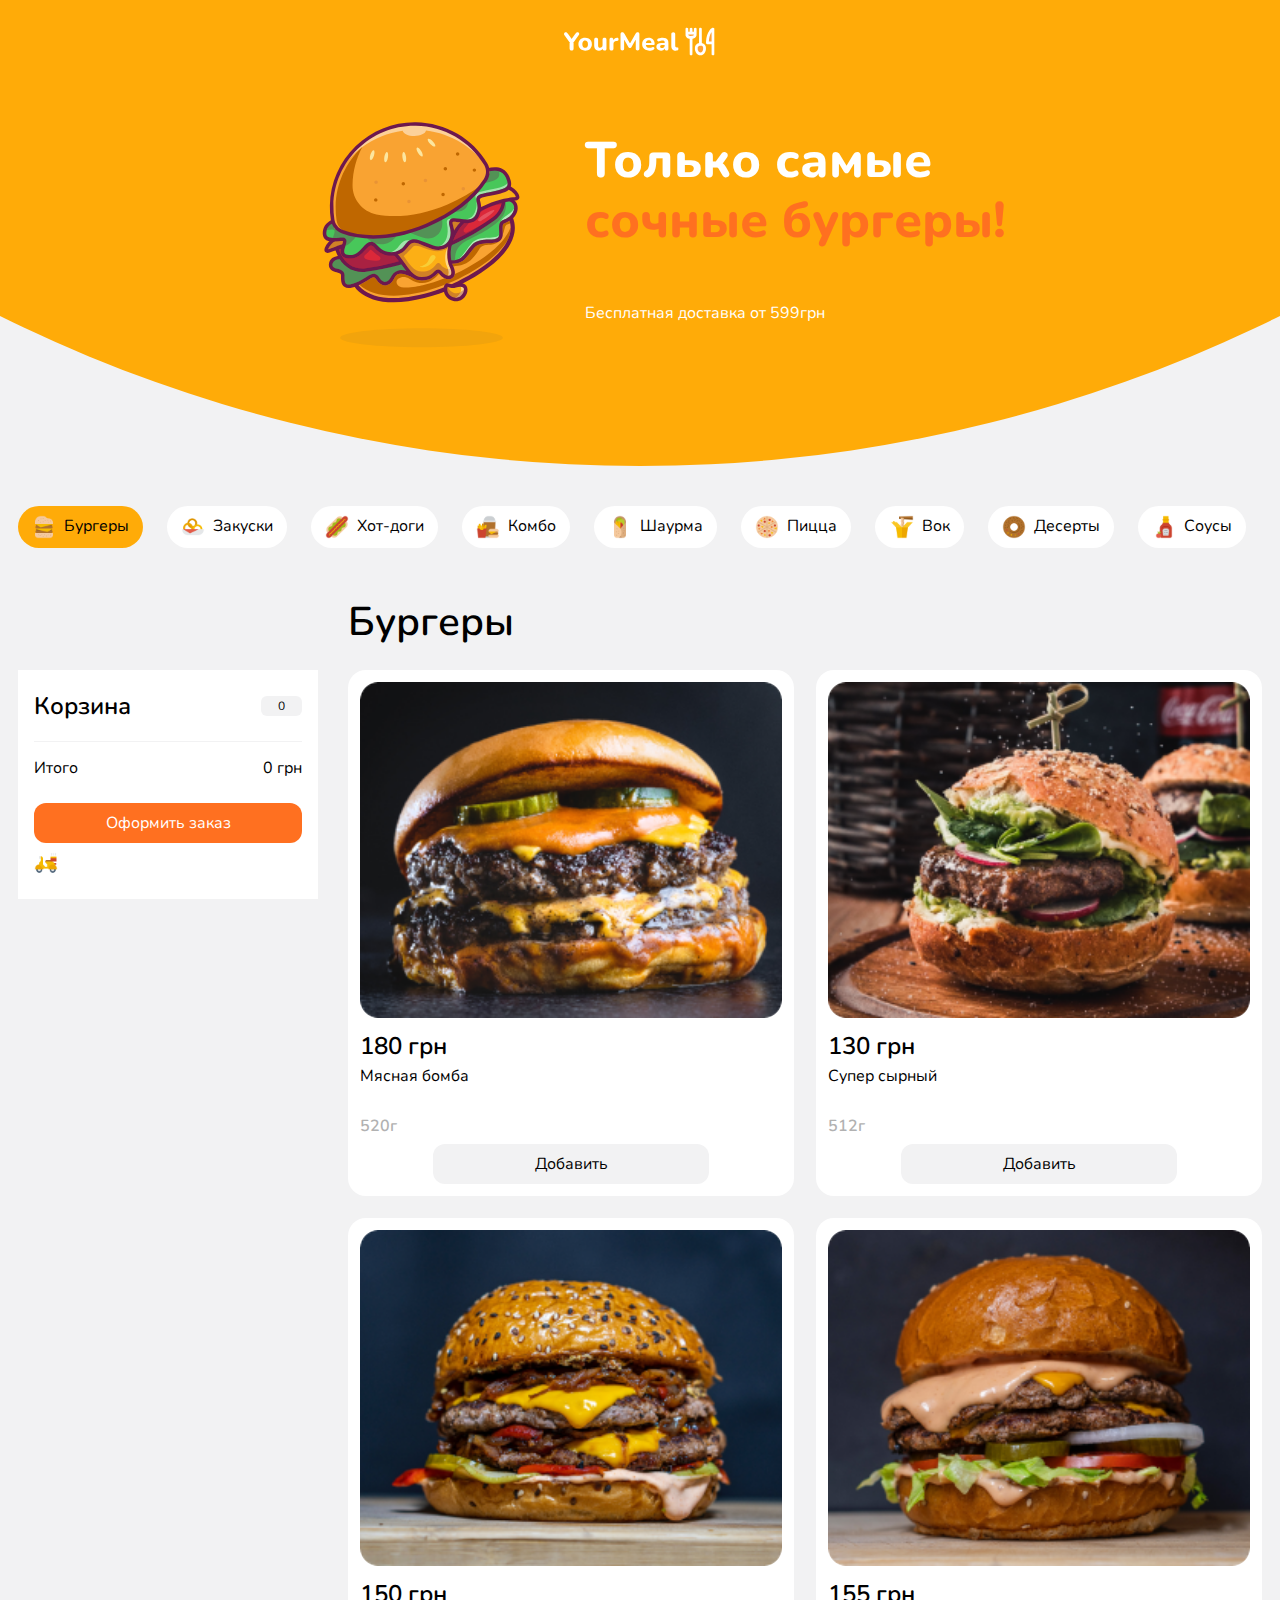
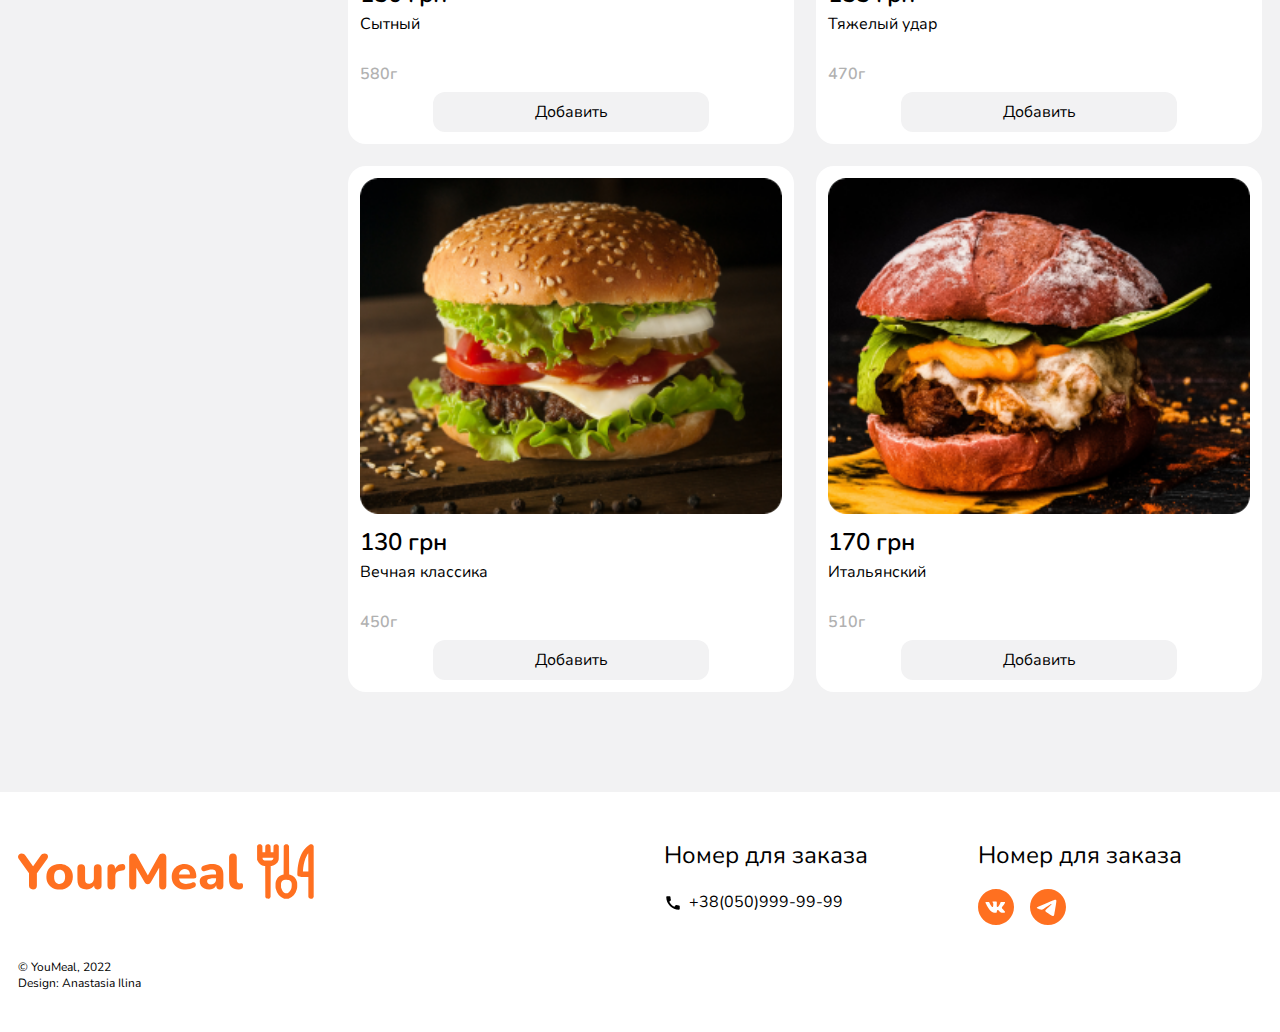
<file: index.html>
<!DOCTYPE html>
<html lang="en">
        <head>
        <meta charset="UTF-8">
        <meta http-equiv="X-UA-Compatible" content="IE=edge">
        <meta name="viewport" content="width=device-width, initial-scale=1.0">
        <link rel="stylesheet" href="css/style.min.css">
        <title>Главная</title>
    </head>
    <body>
        <header>
    
</header>
        <main class="page">
            <section class="page__main main">
                <div class="main__container">
                    <div class="main__wrapper">
                        <div class="main__logo">
                            <a href="/">
                                <img src="img/logo.svg" alt="logo">
                            </a>
                        </div>
                        <div class="main__content content-main">
                            <div class="content-main__pic">
                                <img class="content-main___img" src="img/pic-burger.svg" alt="burger">
                            </div>
                            <div class="content-main__label">
                                <div class="">
                                    <h1 class="content-main__title">
                                        Только самые
                                    </h1>
                                    <h1 class="content-main__title content-main__title-red"> 
                                        сочные бургеры!
                                    </h1>
                                </div>
                                <div class="content-main__text">Бесплатная доставка от 599грн</div>
                            </div>
                        </div>
                    </div>
                </div>
            </section>
            <section class="page__menu menu">
                <div class="menu__container _container">
                    <div class="menu__navigation naigation-menu">
    <ul class="navigation-menu__list">
        <li class="navigation-menu__item">
            <a 
                class="_btn__sm" 
                href="index.html"
                data-link="index"
            >
                <img 
                    class="navigation-menu__img"
                    src="img/icon/burger.svg" 
                    alt="icon"
                >
                <p>Бургеры</p>
            </a>
        </li>
        <li class="navigation-menu__item">
            <a 
                class="_btn__sm" 
                href="snacks.html"
                data-link="snacks"
            >
                <img 
                    class="navigation-menu__img"
                    src="img/icon/onion.svg" 
                    alt="icon"
                >
                <p>Закуски</p>
            </a>
        </li>
        <li class="navigation-menu__item">
            <a 
                class="_btn__sm" 
                href="hotdog.html"
                data-link="hotdog"
            >
                <img 
                    class="navigation-menu__img"
                    src="img/icon/hot-dog.svg" 
                    alt="icon"
                >
                <p>Хот-доги</p>
            </a>
        </li>
        <li class="navigation-menu__item">
            <a 
                class="_btn__sm" 
                href="combo.html"
                data-link="combo"
            >
                <img 
                    class="navigation-menu__img"
                    src="img/icon/combo.svg" 
                    alt="icon"
                >
                <p>Комбо</p>
            </a>
        </li>
        <li class="navigation-menu__item">
            <a 
                class="_btn__sm" 
                href="shawarma.html"
                data-link="shawarma"
            >
                <img 
                    class="navigation-menu__img"
                    src="img/icon/shawarma.svg" 
                    alt="icon"
                >
                <p>Шаурма</p>
            </a>
        </li>
        <li class="navigation-menu__item">
            <a 
                class="_btn__sm" 
                href="pizza.html"
                data-link="pizza"
                >
                <img 
                    class="navigation-menu__img"
                    src="img/icon/pizza.svg" 
                    alt="icon"
                >
                <p>Пицца</p>
            </a>
        </li>
        <li class="navigation-menu__item">
            <a 
                class="_btn__sm" 
                href="wok.html"
                data-link="wok" 
            >
                <img 
                    class="navigation-menu__img"
                    src="img/icon/vermicelli.svg" 
                    alt="icon"
                >
                <p>Вок</p>
            </a>
        </li>
        <li class="navigation-menu__item">
            <a 
                class="_btn__sm" 
                href="desert.html"
                data-link="desert"
            >
                <img 
                    class="navigation-menu__img"
                    src="img/icon/donut.svg" 
                    alt="icon"
                >
                <p>Десерты</p>
            </a>
        </li>
        <li class="navigation-menu__item">
            <a 
                class="_btn__sm" 
                href="sauce.html"
                data-link="sauce"
            >
                <img 
                    class="navigation-menu__img"
                    src="img/icon/sauce.svg" 
                    alt="icon"
                >
                <p>Соусы</p>
            </a>
        </li>
    </ul>
</div>
                    <div class="menu__wrapper">
                        <div class="menu__cart cart-menu">
    <div class="cart-menu__container">
        <div class="cart-menu__head">
            <h3 class="cart-menu__title">Корзина</h3>
            <div class="cart-menu__all-qty">
                4
            </div>
        </div>

        <div class="cart-menu__list">
        </div>

        <div class="cart-menu__total">
            <p class="cart-menu__total-title">Итого</p>
            <div class="cart-menu__total-cost">
                123
                <span>грн</span>
            </div>
        </div>
        <div class="cart-menu__buy buy-cart">
            <button class="_btn _btn__md _bg__orange">Оформить заказ</button>
        </div>
        <div class="cart-menu__delivery">
            <img src="img/icon/delivery.svg" alt="delivery">
        </div>

    </div>
</div>
                        <div class="menu__mobile mobile-menu">
                            <button class="mobile-menu__btn">Корзина</button>
                            <p class="mobile-menu__qty">0</p>
                        </div>

                        <div class="menu__content content-menu">
                            <h1 class="content-menu__title">Бургеры</h1>
                            <div class="content-menu__list list-menu">
                                <div data-pid="1" class="list-menu__item">
                                    <div class="list-menu__img _ibg">
                                        <img src="img/product/burger1.png" alt="img">
                                    </div>
                                    <div class="list-menu__content">
                                        <h3 class="list-menu__title">180 грн</h3>
                                        <p class="list-menu__text">Мясная бомба</p>
                                        <p class="list-menu__subtitle">520г</p>
                                    </div>
                                    <div class="list-menu__btn _btn _btn__lg _bg__gray">Добавить</div>
                                </div>
                                <div data-pid="2" class="list-menu__item">
                                    <div class="list-menu__img _ibg">
                                        <img src="img/product/burger2.png" alt="img">
                                    </div>
                                    <div class="list-menu__content">
                                        <h3 class="list-menu__title">130 грн</h3>
                                        <p class="list-menu__text">Супер сырный</p>
                                        <p class="list-menu__subtitle">512г</p>
                                    </div>
                                    <div class="list-menu__btn _btn _btn__lg _bg__gray">Добавить</div>
                                </div>
                                <div data-pid="3" class="list-menu__item">
                                    <div class="list-menu__img _ibg">
                                        <img src="img/product/burger3.png" alt="img">
                                    </div>
                                    <div class="list-menu__content">
                                        <h3 class="list-menu__title">150 грн</h3>
                                        <p class="list-menu__text">Сытный</p>
                                        <p class="list-menu__subtitle">580г</p>
                                    </div>
                                    <div class="list-menu__btn _btn _btn__lg _bg__gray">Добавить</div>
                                </div>
                                <div data-pid="4" class="list-menu__item">
                                    <div class="list-menu__img _ibg">
                                        <img src="img/product/burger4.png" alt="img">
                                    </div>
                                    <div class="list-menu__content">
                                        <h3 class="list-menu__title">155 грн</h3>
                                        <p class="list-menu__text">Тяжелый удар</p>
                                        <p class="list-menu__subtitle">470г</p>
                                    </div>
                                    <div class="list-menu__btn _btn _btn__lg _bg__gray">Добавить</div>
                                </div>
                                <div data-pid="5" class="list-menu__item">
                                    <div class="list-menu__img _ibg">
                                        <img src="img/product/burger5.png" alt="img">
                                    </div>
                                    <div class="list-menu__content">
                                        <h3 class="list-menu__title">130 грн</h3>
                                        <p class="list-menu__text">Вечная классика</p>
                                        <p class="list-menu__subtitle">450г</p>
                                    </div>
                                    <div class="list-menu__btn _btn _btn__lg _bg__gray">Добавить</div>
                                </div>
                                <div data-pid="6" class="list-menu__item">
                                    <div class="list-menu__img _ibg">
                                        <img src="img/product/burger6.png" alt="img">
                                    </div>
                                    <div class="list-menu__content">
                                        <h3 class="list-menu__title">170 грн</h3>
                                        <p class="list-menu__text">Итальянский</p>
                                        <p class="list-menu__subtitle">510г</p>
                                    </div>
                                    <div class="list-menu__btn _btn _btn__lg _bg__gray">Добавить</div>
                                </div>
                            </div>
                        </div>
                    </div>
                </div>
            </section>
            <div class="modal-info">
</div>
            <div class="modal-delivery">
    <div class="moda-delivery__body">
        <div class="modal-delivery__picture">
            <div class="modal-delivery__img _ibg">
                <img src="img/donut.svg" alt="donut">
            </div>
        </div>
        <div class="modal-delivery__content">
            <h1 class="modal-delivery__title">Доставка</h1>
            <form class="modal-delivery__form delivey-form">
                <input 
                    class="delivey-form__input delivey-form__input-width" 
                    type="text" 
                    placeholder="Ваше имя"
                    name="name"
                >
                <input 
                    class="delivey-form__input delivey-form__input-width" 
                    type="text" 
                    placeholder="Телефон"
                    name="phone"
                >
                <div class="delivery-form__radio_wrapper">
                    <div class="delivery-form__radio">
                        <label class="container">Самовывоз
                            <input 
                                type="radio" 
                                name="delivery" 
                                data-delivery="pickup"
                                checked
                            >
                            <span class="checkmark"></span>
                        </label>
                    </div>
                    <div class="delivery-form__radio">
                        <label class="container">Доставка
                            <input 
                                type="radio" 
                                name="delivery" 
                                data-delivery="delivery"
                            >
                            <span class="checkmark"></span>
                        </label>
                    </div>
                </div>

                <div class="delivery-form__adress">
                    <input 
                        class="delivey-form__input delivey-form__input-width" 
                        type="text" 
                        placeholder="Улица, дом, квартира"
                        name="floor"
                    >
                    <div class="delivery-form__adress-inner">
                        <input 
                            class="delivey-form__input" 
                            type="text" 
                            placeholder="Этаж"
                            name="street"
                        >
                        <input 
                            class="delivey-form__input" 
                            type="text" 
                            placeholder="Домофон"
                            name="street"
                        >
                    </div>
                </div>
                <button 
                    type="submit"
                    class="_btn _btn__lg  _bg__orange delivery-form__submit"
                >
                    Оформить
                </button>
            </form>

            <button class="modal-delivery__close">
                <img src="img/icon/close.svg" alt="close">
            </button>
        </div>
    </div>
</div>
        </main>
        <footer class="footer">
    <div class="footer__container _container">
        <div class="footer__body">
            <div class="footer__info info-footer">
                <a href="#" class="info-footer__logo _ibg">
                    <img src="img/icon/footer-logo.svg" alt="footer-logo">
                </a>
                <div class="info-footer__copyright">
                    <p>&copy; YouMeal, 2022</p>
                    <p>Design: Anastasia Ilina</p>
                </div>
            </div>
            <div 
                class="footer__contact contact-footer"
                data-da=".info-footer, 1023, 1"
            >
                <div class="contact-footer__item">
                    <h3 class="contact-footer__title">Номер для заказа</h3>
                    <div class="contact-footer__phone">
                        <img src="img/icon/phone.svg" alt="phone">
                        <p>+38(050)999-99-99</p>
                    </div>
                </div>
                <div class="contact-footer__item">
                    <h3 class="contact-footer__title">Номер для заказа</h3>
                    <div class="contact-footer__social">
                        <a class="contact-footer__icon" href="#">
                            <img src="img/icon/vk.svg" alt="vk">
                        </a>
                        <a class="contact-footer__icon" href="#">
                            <img src="img/icon/telegram.svg" alt="telegram">
                        </a>
                    </div>
                </div>
            </div>
        </div>
    </div>
</footer>
        <script src="js/app.min.js"></script> 
    </body>
</html>
</file>
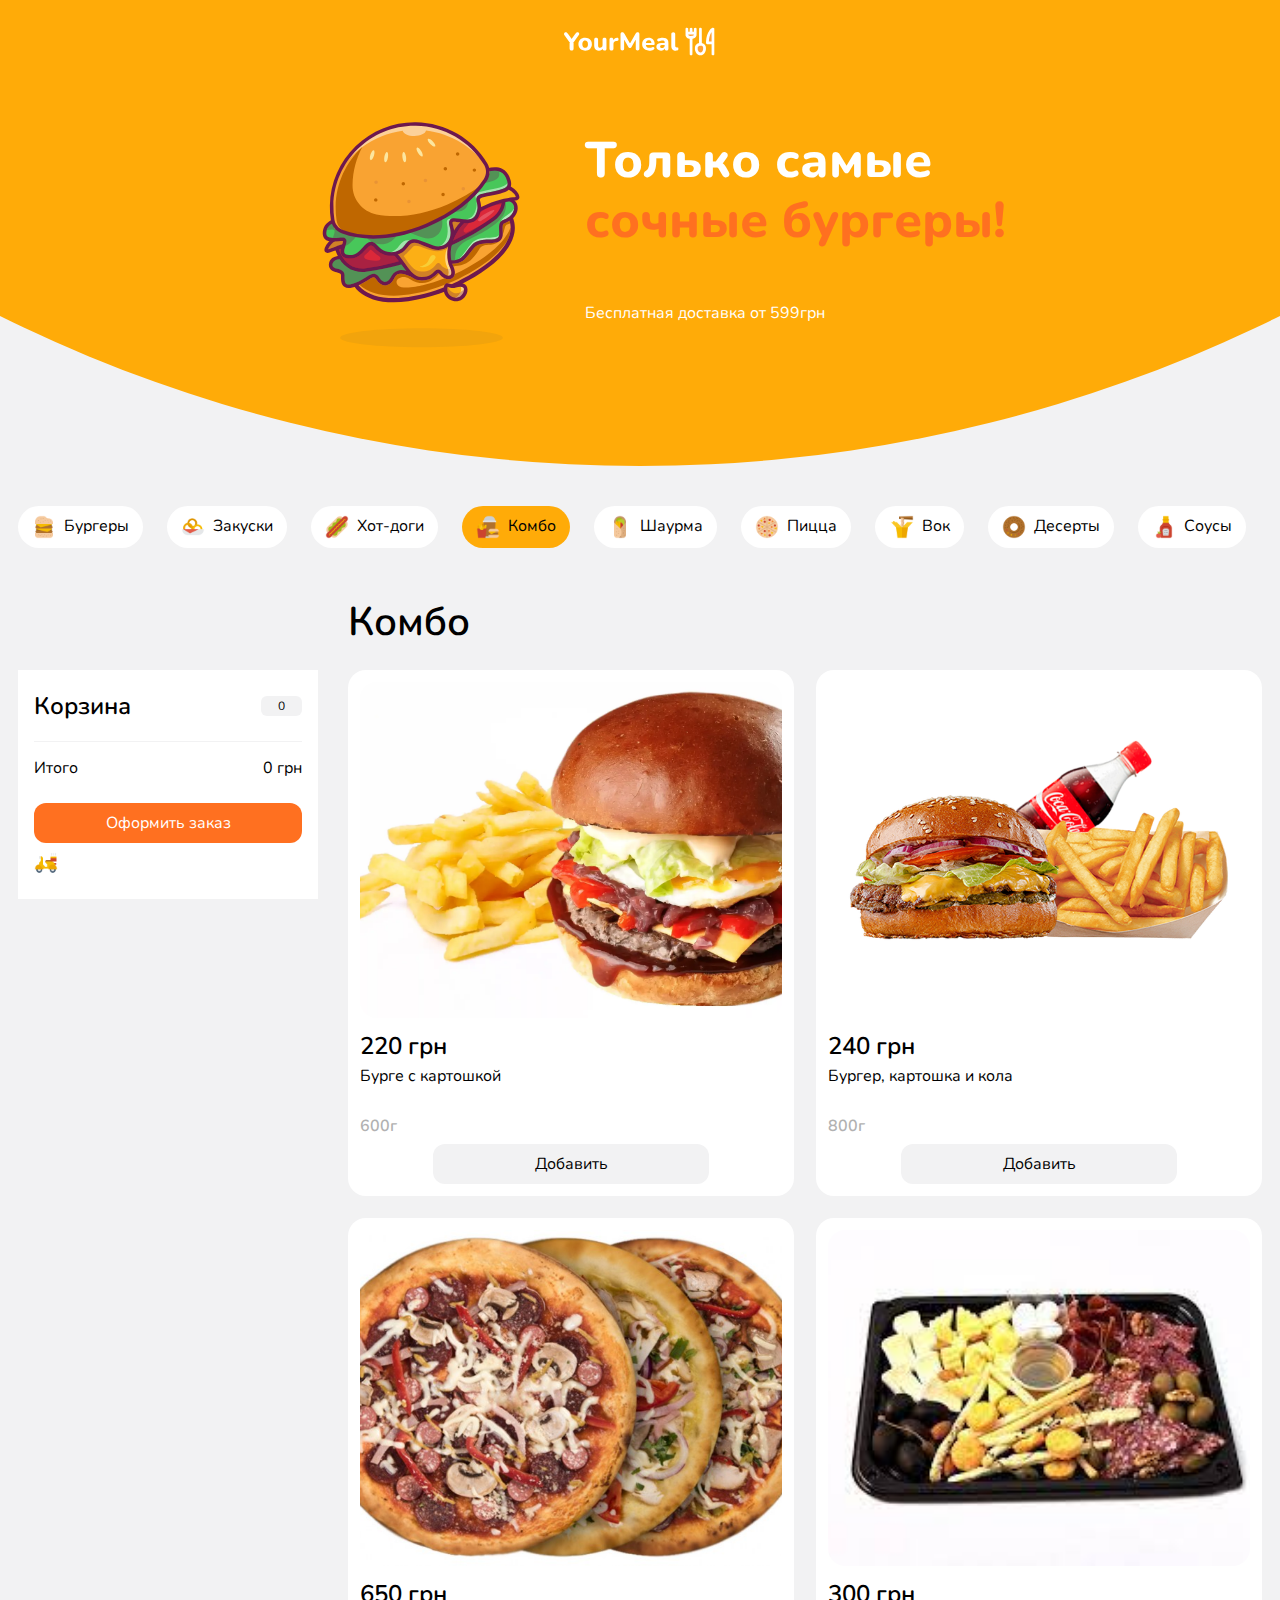
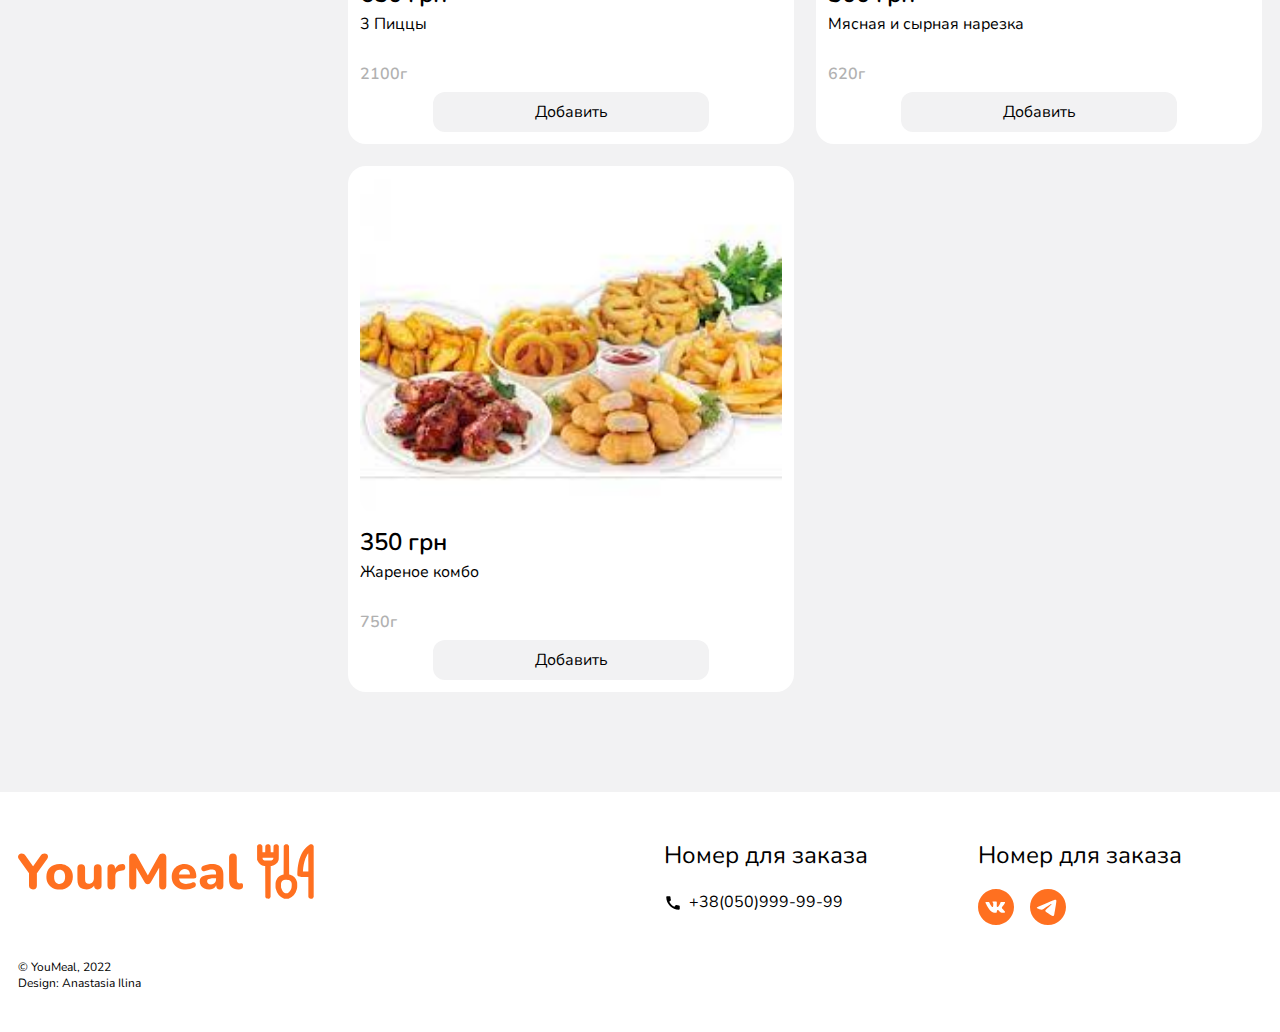
<file: combo.html>
<!DOCTYPE html>
<html lang="en">
        <head>
        <meta charset="UTF-8">
        <meta http-equiv="X-UA-Compatible" content="IE=edge">
        <meta name="viewport" content="width=device-width, initial-scale=1.0">
        <link rel="stylesheet" href="css/style.min.css">
        <title>Комбо</title>
    </head>
    <body>
        <header>
    
</header>
        <main class="page">
            <section class="page__main main">
                <div class="main__container">
                    <div class="main__wrapper">
                        <div class="main__logo">
                            <a href="/">
                                <img src="img/logo.svg" alt="logo">
                            </a>
                        </div>
                        <div class="main__content content-main">
                            <div class="content-main__pic">
                                <img class="content-main___img" src="img/pic-burger.svg" alt="burger">
                            </div>
                            <div class="content-main__label">
                                <div class="">
                                    <h1 class="content-main__title">
                                        Только самые
                                    </h1>
                                    <h1 class="content-main__title content-main__title-red"> 
                                        сочные бургеры!
                                    </h1>
                                </div>
                                <div class="content-main__text">Бесплатная доставка от 599грн</div>
                            </div>
                        </div>
                    </div>
                </div>
            </section>
            <section class="page__menu menu">
                <div class="menu__container _container">
                    <div class="menu__navigation naigation-menu">
    <ul class="navigation-menu__list">
        <li class="navigation-menu__item">
            <a 
                class="_btn__sm" 
                href="index.html"
                data-link="index"
            >
                <img 
                    class="navigation-menu__img"
                    src="img/icon/burger.svg" 
                    alt="icon"
                >
                <p>Бургеры</p>
            </a>
        </li>
        <li class="navigation-menu__item">
            <a 
                class="_btn__sm" 
                href="snacks.html"
                data-link="snacks"
            >
                <img 
                    class="navigation-menu__img"
                    src="img/icon/onion.svg" 
                    alt="icon"
                >
                <p>Закуски</p>
            </a>
        </li>
        <li class="navigation-menu__item">
            <a 
                class="_btn__sm" 
                href="hotdog.html"
                data-link="hotdog"
            >
                <img 
                    class="navigation-menu__img"
                    src="img/icon/hot-dog.svg" 
                    alt="icon"
                >
                <p>Хот-доги</p>
            </a>
        </li>
        <li class="navigation-menu__item">
            <a 
                class="_btn__sm" 
                href="combo.html"
                data-link="combo"
            >
                <img 
                    class="navigation-menu__img"
                    src="img/icon/combo.svg" 
                    alt="icon"
                >
                <p>Комбо</p>
            </a>
        </li>
        <li class="navigation-menu__item">
            <a 
                class="_btn__sm" 
                href="shawarma.html"
                data-link="shawarma"
            >
                <img 
                    class="navigation-menu__img"
                    src="img/icon/shawarma.svg" 
                    alt="icon"
                >
                <p>Шаурма</p>
            </a>
        </li>
        <li class="navigation-menu__item">
            <a 
                class="_btn__sm" 
                href="pizza.html"
                data-link="pizza"
                >
                <img 
                    class="navigation-menu__img"
                    src="img/icon/pizza.svg" 
                    alt="icon"
                >
                <p>Пицца</p>
            </a>
        </li>
        <li class="navigation-menu__item">
            <a 
                class="_btn__sm" 
                href="wok.html"
                data-link="wok" 
            >
                <img 
                    class="navigation-menu__img"
                    src="img/icon/vermicelli.svg" 
                    alt="icon"
                >
                <p>Вок</p>
            </a>
        </li>
        <li class="navigation-menu__item">
            <a 
                class="_btn__sm" 
                href="desert.html"
                data-link="desert"
            >
                <img 
                    class="navigation-menu__img"
                    src="img/icon/donut.svg" 
                    alt="icon"
                >
                <p>Десерты</p>
            </a>
        </li>
        <li class="navigation-menu__item">
            <a 
                class="_btn__sm" 
                href="sauce.html"
                data-link="sauce"
            >
                <img 
                    class="navigation-menu__img"
                    src="img/icon/sauce.svg" 
                    alt="icon"
                >
                <p>Соусы</p>
            </a>
        </li>
    </ul>
</div>
                    <div class="menu__wrapper">
                        <div class="menu__cart cart-menu">
    <div class="cart-menu__container">
        <div class="cart-menu__head">
            <h3 class="cart-menu__title">Корзина</h3>
            <div class="cart-menu__all-qty">
                4
            </div>
        </div>

        <div class="cart-menu__list">
        </div>

        <div class="cart-menu__total">
            <p class="cart-menu__total-title">Итого</p>
            <div class="cart-menu__total-cost">
                123
                <span>грн</span>
            </div>
        </div>
        <div class="cart-menu__buy buy-cart">
            <button class="_btn _btn__md _bg__orange">Оформить заказ</button>
        </div>
        <div class="cart-menu__delivery">
            <img src="img/icon/delivery.svg" alt="delivery">
        </div>

    </div>
</div>
                        <div class="menu__mobile mobile-menu">
                            <button class="mobile-menu__btn">Корзина</button>
                            <p class="mobile-menu__qty">0</p>
                        </div>

                        <div class="menu__content content-menu">
                            <h1 class="content-menu__title">Комбо</h1>
                            <div class="content-menu__list list-menu">
                                <div data-pid="29" class="list-menu__item">
                                    <div class="list-menu__img _ibg">
                                        <img src="img/product/combo1.webp" alt="img">
                                    </div>
                                    <div class="list-menu__content">
                                        <h3 class="list-menu__title">220 грн</h3>
                                        <p class="list-menu__text">Бурге с картошкой</p>
                                        <p class="list-menu__subtitle">600г</p>
                                    </div>
                                    <div class="list-menu__btn _btn _btn__lg _bg__gray">Добавить</div>
                                </div>
                                <div data-pid="30" class="list-menu__item">
                                    <div class="list-menu__img _ibg">
                                        <img src="img/product/combo2.png" alt="img">
                                    </div>
                                    <div class="list-menu__content">
                                        <h3 class="list-menu__title">240 грн</h3>
                                        <p class="list-menu__text">Бургер, картошка и кола</p>
                                        <p class="list-menu__subtitle">800г</p>
                                    </div>
                                    <div class="list-menu__btn _btn _btn__lg _bg__gray">Добавить</div>
                                </div>
                                <div data-pid="31" class="list-menu__item">
                                    <div class="list-menu__img _ibg">
                                        <img src="img/product/combo3.jpg" alt="img">
                                    </div>
                                    <div class="list-menu__content">
                                        <h3 class="list-menu__title">650 грн</h3>
                                        <p class="list-menu__text">3 Пиццы</p>
                                        <p class="list-menu__subtitle">2100г</p>
                                    </div>
                                    <div class="list-menu__btn _btn _btn__lg _bg__gray">Добавить</div>
                                </div>
                                <div data-pid="32" class="list-menu__item">
                                    <div class="list-menu__img _ibg">
                                        <img src="img/product/combo4.jpeg" alt="img">
                                    </div>
                                    <div class="list-menu__content">
                                        <h3 class="list-menu__title">300 грн</h3>
                                        <p class="list-menu__text">Мясная и сырная нарезка</p>
                                        <p class="list-menu__subtitle">620г</p>
                                    </div>
                                    <div class="list-menu__btn _btn _btn__lg _bg__gray">Добавить</div>
                                </div>
                                <div data-pid="33" class="list-menu__item">
                                    <div class="list-menu__img _ibg">
                                        <img src="img/product/combo5.jpeg" alt="img">
                                    </div>
                                    <div class="list-menu__content">
                                        <h3 class="list-menu__title">350 грн</h3>
                                        <p class="list-menu__text">Жареное комбо</p>
                                        <p class="list-menu__subtitle">750г</p>
                                    </div>
                                    <div class="list-menu__btn _btn _btn__lg _bg__gray">Добавить</div>
                                </div>
                            </div>
                        </div>
                    </div>
                </div>
            </section>
            <div class="modal-info">
</div>
            <div class="modal-delivery">
    <div class="moda-delivery__body">
        <div class="modal-delivery__picture">
            <div class="modal-delivery__img _ibg">
                <img src="img/donut.svg" alt="donut">
            </div>
        </div>
        <div class="modal-delivery__content">
            <h1 class="modal-delivery__title">Доставка</h1>
            <form class="modal-delivery__form delivey-form">
                <input 
                    class="delivey-form__input delivey-form__input-width" 
                    type="text" 
                    placeholder="Ваше имя"
                    name="name"
                >
                <input 
                    class="delivey-form__input delivey-form__input-width" 
                    type="text" 
                    placeholder="Телефон"
                    name="phone"
                >
                <div class="delivery-form__radio_wrapper">
                    <div class="delivery-form__radio">
                        <label class="container">Самовывоз
                            <input 
                                type="radio" 
                                name="delivery" 
                                data-delivery="pickup"
                                checked
                            >
                            <span class="checkmark"></span>
                        </label>
                    </div>
                    <div class="delivery-form__radio">
                        <label class="container">Доставка
                            <input 
                                type="radio" 
                                name="delivery" 
                                data-delivery="delivery"
                            >
                            <span class="checkmark"></span>
                        </label>
                    </div>
                </div>

                <div class="delivery-form__adress">
                    <input 
                        class="delivey-form__input delivey-form__input-width" 
                        type="text" 
                        placeholder="Улица, дом, квартира"
                        name="floor"
                    >
                    <div class="delivery-form__adress-inner">
                        <input 
                            class="delivey-form__input" 
                            type="text" 
                            placeholder="Этаж"
                            name="street"
                        >
                        <input 
                            class="delivey-form__input" 
                            type="text" 
                            placeholder="Домофон"
                            name="street"
                        >
                    </div>
                </div>
                <button 
                    type="submit"
                    class="_btn _btn__lg  _bg__orange delivery-form__submit"
                >
                    Оформить
                </button>
            </form>

            <button class="modal-delivery__close">
                <img src="img/icon/close.svg" alt="close">
            </button>
        </div>
    </div>
</div>
        </main>
        <footer class="footer">
    <div class="footer__container _container">
        <div class="footer__body">
            <div class="footer__info info-footer">
                <a href="#" class="info-footer__logo _ibg">
                    <img src="img/icon/footer-logo.svg" alt="footer-logo">
                </a>
                <div class="info-footer__copyright">
                    <p>&copy; YouMeal, 2022</p>
                    <p>Design: Anastasia Ilina</p>
                </div>
            </div>
            <div 
                class="footer__contact contact-footer"
                data-da=".info-footer, 1023, 1"
            >
                <div class="contact-footer__item">
                    <h3 class="contact-footer__title">Номер для заказа</h3>
                    <div class="contact-footer__phone">
                        <img src="img/icon/phone.svg" alt="phone">
                        <p>+38(050)999-99-99</p>
                    </div>
                </div>
                <div class="contact-footer__item">
                    <h3 class="contact-footer__title">Номер для заказа</h3>
                    <div class="contact-footer__social">
                        <a class="contact-footer__icon" href="#">
                            <img src="img/icon/vk.svg" alt="vk">
                        </a>
                        <a class="contact-footer__icon" href="#">
                            <img src="img/icon/telegram.svg" alt="telegram">
                        </a>
                    </div>
                </div>
            </div>
        </div>
    </div>
</footer>
        <script src="js/app.min.js"></script> 
    </body>
</html>
</file>
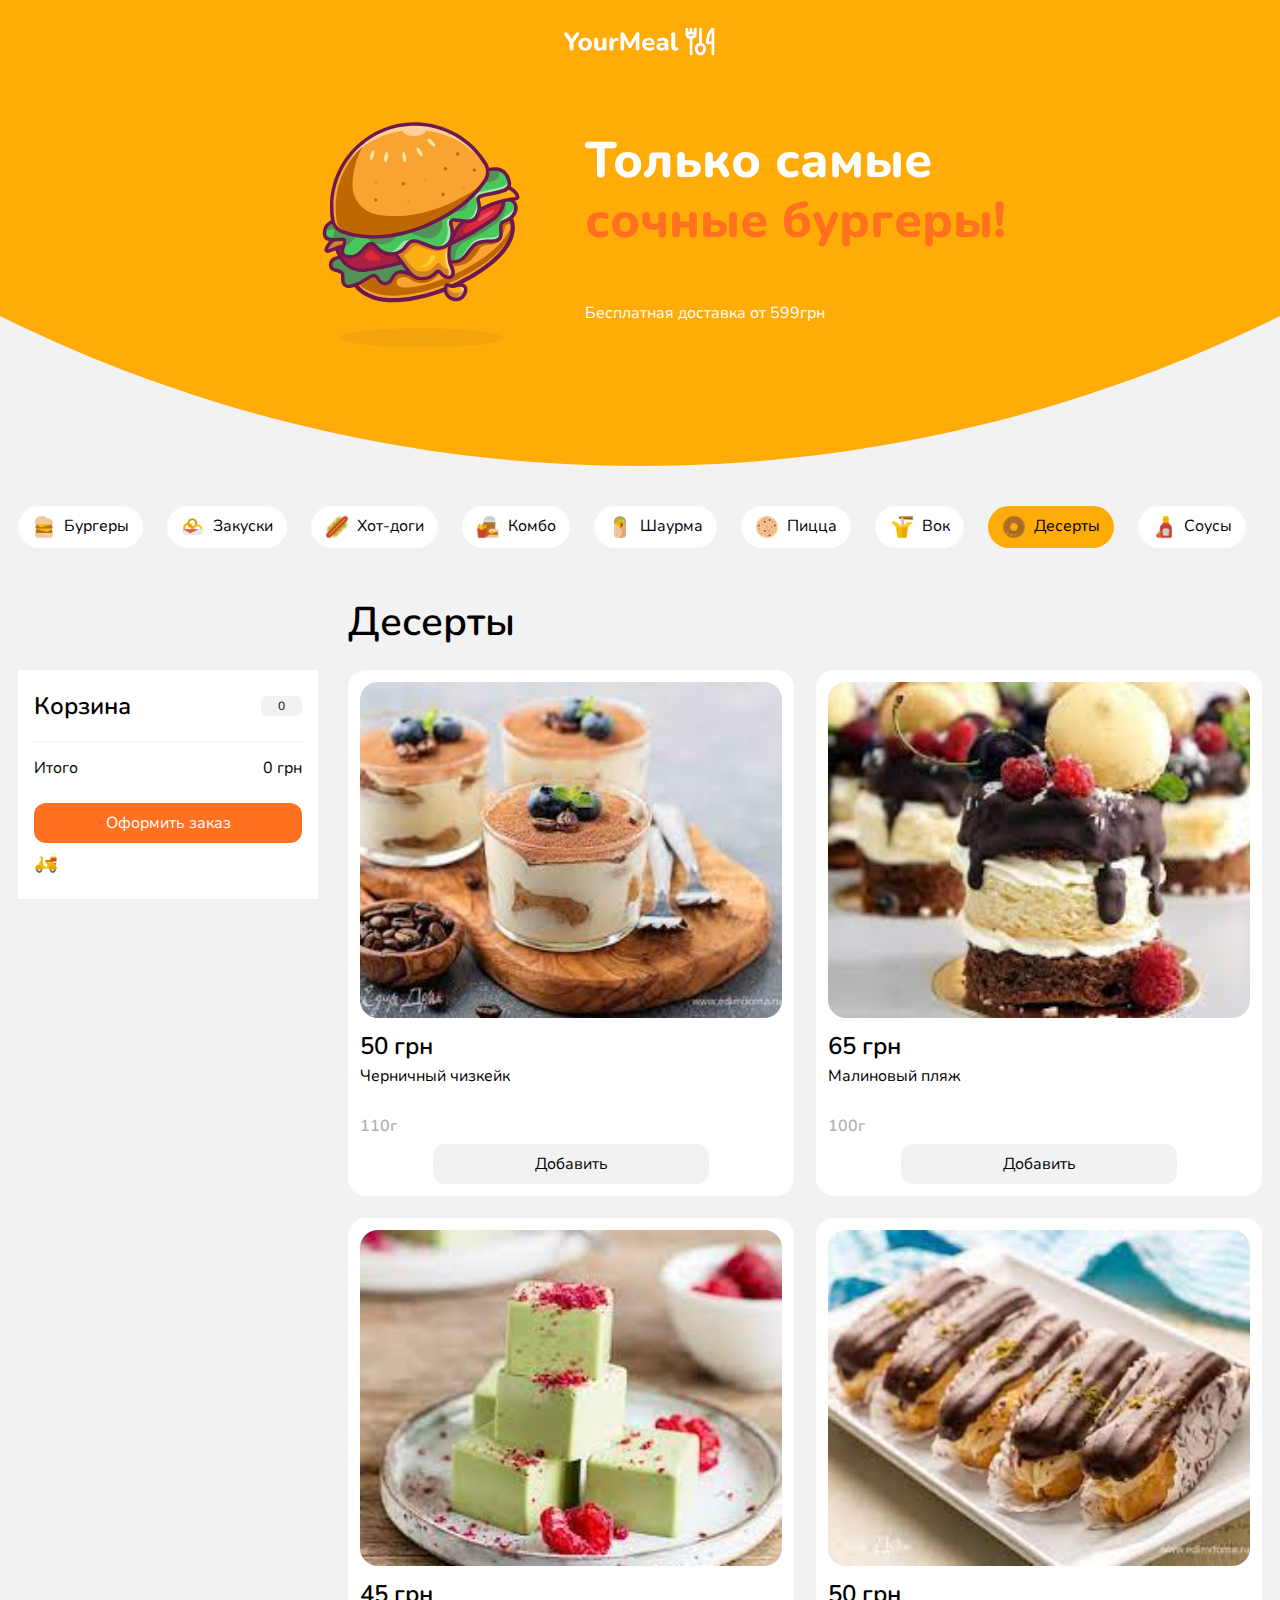
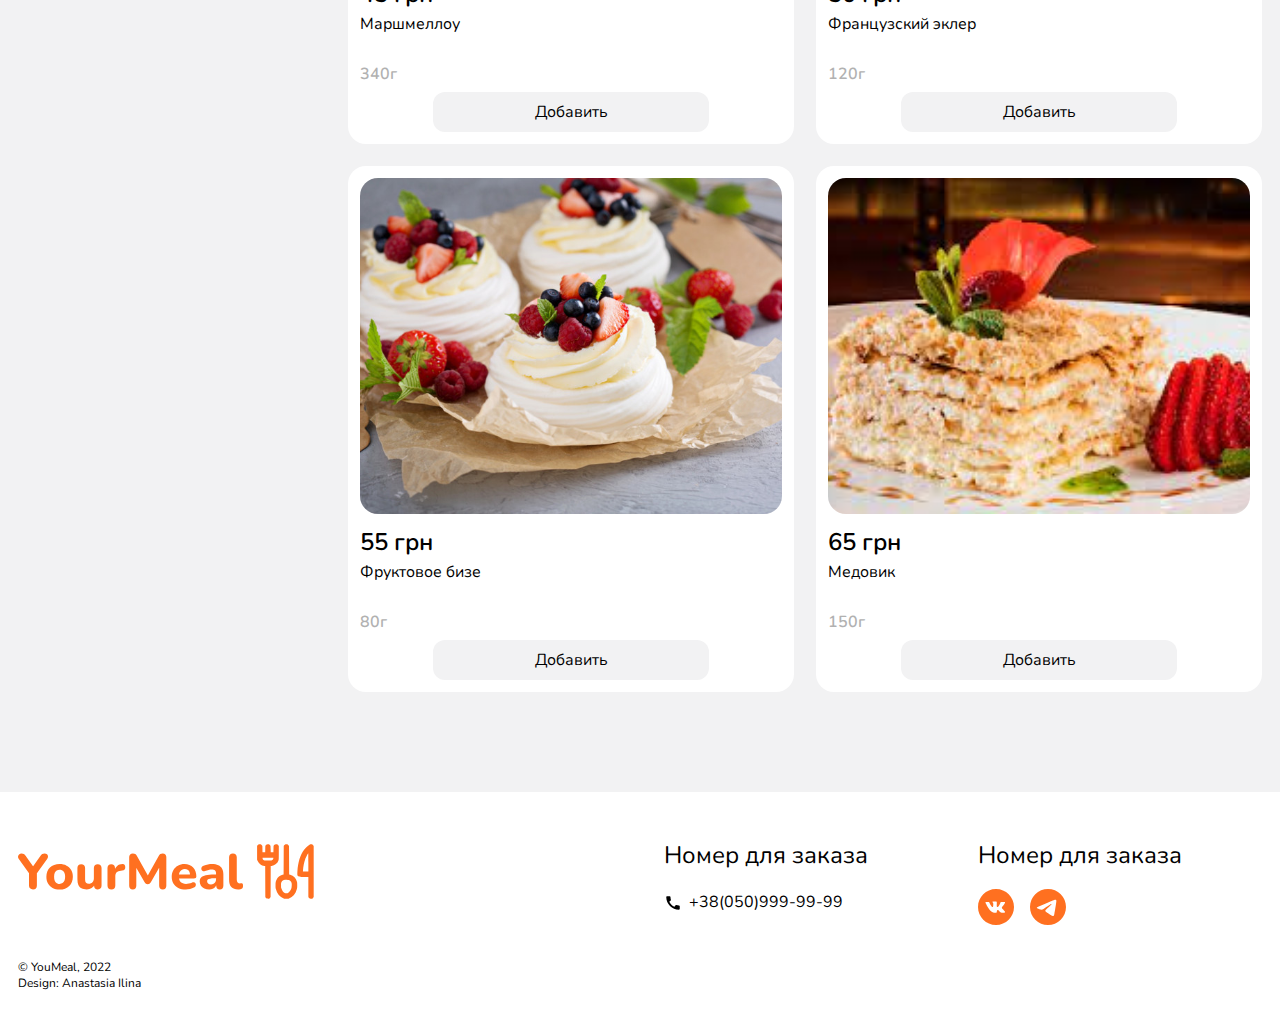
<file: desert.html>
<!DOCTYPE html>
<html lang="en">
        <head>
        <meta charset="UTF-8">
        <meta http-equiv="X-UA-Compatible" content="IE=edge">
        <meta name="viewport" content="width=device-width, initial-scale=1.0">
        <link rel="stylesheet" href="css/style.min.css">
        <title>Десерты</title>
    </head>
    <body>
        <header>
    
</header>
        <main class="page">
            <section class="page__main main">
                <div class="main__container">
                    <div class="main__wrapper">
                        <div class="main__logo">
                            <a href="/">
                                <img src="img/logo.svg" alt="logo">
                            </a>
                        </div>
                        <div class="main__content content-main">
                            <div class="content-main__pic">
                                <img class="content-main___img" src="img/pic-burger.svg" alt="burger">
                            </div>
                            <div class="content-main__label">
                                <div class="">
                                    <h1 class="content-main__title">
                                        Только самые
                                    </h1>
                                    <h1 class="content-main__title content-main__title-red"> 
                                        сочные бургеры!
                                    </h1>
                                </div>
                                <div class="content-main__text">Бесплатная доставка от 599грн</div>
                            </div>
                        </div>
                    </div>
                </div>
            </section>
            <section class="page__menu menu">
                <div class="menu__container _container">
                    <div class="menu__navigation naigation-menu">
    <ul class="navigation-menu__list">
        <li class="navigation-menu__item">
            <a 
                class="_btn__sm" 
                href="index.html"
                data-link="index"
            >
                <img 
                    class="navigation-menu__img"
                    src="img/icon/burger.svg" 
                    alt="icon"
                >
                <p>Бургеры</p>
            </a>
        </li>
        <li class="navigation-menu__item">
            <a 
                class="_btn__sm" 
                href="snacks.html"
                data-link="snacks"
            >
                <img 
                    class="navigation-menu__img"
                    src="img/icon/onion.svg" 
                    alt="icon"
                >
                <p>Закуски</p>
            </a>
        </li>
        <li class="navigation-menu__item">
            <a 
                class="_btn__sm" 
                href="hotdog.html"
                data-link="hotdog"
            >
                <img 
                    class="navigation-menu__img"
                    src="img/icon/hot-dog.svg" 
                    alt="icon"
                >
                <p>Хот-доги</p>
            </a>
        </li>
        <li class="navigation-menu__item">
            <a 
                class="_btn__sm" 
                href="combo.html"
                data-link="combo"
            >
                <img 
                    class="navigation-menu__img"
                    src="img/icon/combo.svg" 
                    alt="icon"
                >
                <p>Комбо</p>
            </a>
        </li>
        <li class="navigation-menu__item">
            <a 
                class="_btn__sm" 
                href="shawarma.html"
                data-link="shawarma"
            >
                <img 
                    class="navigation-menu__img"
                    src="img/icon/shawarma.svg" 
                    alt="icon"
                >
                <p>Шаурма</p>
            </a>
        </li>
        <li class="navigation-menu__item">
            <a 
                class="_btn__sm" 
                href="pizza.html"
                data-link="pizza"
                >
                <img 
                    class="navigation-menu__img"
                    src="img/icon/pizza.svg" 
                    alt="icon"
                >
                <p>Пицца</p>
            </a>
        </li>
        <li class="navigation-menu__item">
            <a 
                class="_btn__sm" 
                href="wok.html"
                data-link="wok" 
            >
                <img 
                    class="navigation-menu__img"
                    src="img/icon/vermicelli.svg" 
                    alt="icon"
                >
                <p>Вок</p>
            </a>
        </li>
        <li class="navigation-menu__item">
            <a 
                class="_btn__sm" 
                href="desert.html"
                data-link="desert"
            >
                <img 
                    class="navigation-menu__img"
                    src="img/icon/donut.svg" 
                    alt="icon"
                >
                <p>Десерты</p>
            </a>
        </li>
        <li class="navigation-menu__item">
            <a 
                class="_btn__sm" 
                href="sauce.html"
                data-link="sauce"
            >
                <img 
                    class="navigation-menu__img"
                    src="img/icon/sauce.svg" 
                    alt="icon"
                >
                <p>Соусы</p>
            </a>
        </li>
    </ul>
</div>
                    <div class="menu__wrapper">
                        <div class="menu__cart cart-menu">
    <div class="cart-menu__container">
        <div class="cart-menu__head">
            <h3 class="cart-menu__title">Корзина</h3>
            <div class="cart-menu__all-qty">
                4
            </div>
        </div>

        <div class="cart-menu__list">
        </div>

        <div class="cart-menu__total">
            <p class="cart-menu__total-title">Итого</p>
            <div class="cart-menu__total-cost">
                123
                <span>грн</span>
            </div>
        </div>
        <div class="cart-menu__buy buy-cart">
            <button class="_btn _btn__md _bg__orange">Оформить заказ</button>
        </div>
        <div class="cart-menu__delivery">
            <img src="img/icon/delivery.svg" alt="delivery">
        </div>

    </div>
</div>
                        <div class="menu__mobile mobile-menu">
                            <button class="mobile-menu__btn">Корзина</button>
                            <p class="mobile-menu__qty">0</p>
                        </div>

                        <div class="menu__content content-menu">
                            <h1 class="content-menu__title">Десерты</h1>
                            <div class="content-menu__list list-menu">
                                <div data-pid="40" class="list-menu__item">
                                    <div class="list-menu__img _ibg">
                                        <img src="img/product/desert1.jpeg" alt="img">
                                    </div>
                                    <div class="list-menu__content">
                                        <h3 class="list-menu__title">50 грн</h3>
                                        <p class="list-menu__text">Черничный чизкейк</p>
                                        <p class="list-menu__subtitle">110г</p>
                                    </div>
                                    <div class="list-menu__btn _btn _btn__lg _bg__gray">Добавить</div>
                                </div>
                                <div data-pid="41" class="list-menu__item">
                                    <div class="list-menu__img _ibg">
                                        <img src="img/product/desert2.jpeg" alt="img">
                                    </div>
                                    <div class="list-menu__content">
                                        <h3 class="list-menu__title">65 грн</h3>
                                        <p class="list-menu__text">Малиновый пляж</p>
                                        <p class="list-menu__subtitle">100г</p>
                                    </div>
                                    <div class="list-menu__btn _btn _btn__lg _bg__gray">Добавить</div>
                                </div>
                                <div data-pid="42" class="list-menu__item">
                                    <div class="list-menu__img _ibg">
                                        <img src="img/product/desert3.jpeg" alt="img">
                                    </div>
                                    <div class="list-menu__content">
                                        <h3 class="list-menu__title">45 грн</h3>
                                        <p class="list-menu__text">Маршмеллоу</p>
                                        <p class="list-menu__subtitle">340г</p>
                                    </div>
                                    <div class="list-menu__btn _btn _btn__lg _bg__gray">Добавить</div>
                                </div>
                                <div data-pid="43" class="list-menu__item">
                                    <div class="list-menu__img _ibg">
                                        <img src="img/product/desert4.jpeg" alt="img">
                                    </div>
                                    <div class="list-menu__content">
                                        <h3 class="list-menu__title">50 грн</h3>
                                        <p class="list-menu__text">Французский эклер</p>
                                        <p class="list-menu__subtitle">120г</p>
                                    </div>
                                    <div class="list-menu__btn _btn _btn__lg _bg__gray">Добавить</div>
                                </div>
                                <div data-pid="44" class="list-menu__item">
                                    <div class="list-menu__img _ibg">
                                        <img src="img/product/desert5.jpg" alt="img">
                                    </div>
                                    <div class="list-menu__content">
                                        <h3 class="list-menu__title">55 грн</h3>
                                        <p class="list-menu__text">Фруктовое бизе</p>
                                        <p class="list-menu__subtitle">80г</p>
                                    </div>
                                    <div class="list-menu__btn _btn _btn__lg _bg__gray">Добавить</div>
                                </div>
                                <div data-pid="45" class="list-menu__item">
                                    <div class="list-menu__img _ibg">
                                        <img src="img/product/desert6.jpeg" alt="img">
                                    </div>
                                    <div class="list-menu__content">
                                        <h3 class="list-menu__title">65 грн</h3>
                                        <p class="list-menu__text">Медовик</p>
                                        <p class="list-menu__subtitle">150г</p>
                                    </div>
                                    <div class="list-menu__btn _btn _btn__lg _bg__gray">Добавить</div>
                                </div>
                            </div>
                        </div>
                    </div>
                </div>
            </section>
            <div class="modal-info">
</div>
            <div class="modal-delivery">
    <div class="moda-delivery__body">
        <div class="modal-delivery__picture">
            <div class="modal-delivery__img _ibg">
                <img src="img/donut.svg" alt="donut">
            </div>
        </div>
        <div class="modal-delivery__content">
            <h1 class="modal-delivery__title">Доставка</h1>
            <form class="modal-delivery__form delivey-form">
                <input 
                    class="delivey-form__input delivey-form__input-width" 
                    type="text" 
                    placeholder="Ваше имя"
                    name="name"
                >
                <input 
                    class="delivey-form__input delivey-form__input-width" 
                    type="text" 
                    placeholder="Телефон"
                    name="phone"
                >
                <div class="delivery-form__radio_wrapper">
                    <div class="delivery-form__radio">
                        <label class="container">Самовывоз
                            <input 
                                type="radio" 
                                name="delivery" 
                                data-delivery="pickup"
                                checked
                            >
                            <span class="checkmark"></span>
                        </label>
                    </div>
                    <div class="delivery-form__radio">
                        <label class="container">Доставка
                            <input 
                                type="radio" 
                                name="delivery" 
                                data-delivery="delivery"
                            >
                            <span class="checkmark"></span>
                        </label>
                    </div>
                </div>

                <div class="delivery-form__adress">
                    <input 
                        class="delivey-form__input delivey-form__input-width" 
                        type="text" 
                        placeholder="Улица, дом, квартира"
                        name="floor"
                    >
                    <div class="delivery-form__adress-inner">
                        <input 
                            class="delivey-form__input" 
                            type="text" 
                            placeholder="Этаж"
                            name="street"
                        >
                        <input 
                            class="delivey-form__input" 
                            type="text" 
                            placeholder="Домофон"
                            name="street"
                        >
                    </div>
                </div>
                <button 
                    type="submit"
                    class="_btn _btn__lg  _bg__orange delivery-form__submit"
                >
                    Оформить
                </button>
            </form>

            <button class="modal-delivery__close">
                <img src="img/icon/close.svg" alt="close">
            </button>
        </div>
    </div>
</div>
        </main>
        <footer class="footer">
    <div class="footer__container _container">
        <div class="footer__body">
            <div class="footer__info info-footer">
                <a href="#" class="info-footer__logo _ibg">
                    <img src="img/icon/footer-logo.svg" alt="footer-logo">
                </a>
                <div class="info-footer__copyright">
                    <p>&copy; YouMeal, 2022</p>
                    <p>Design: Anastasia Ilina</p>
                </div>
            </div>
            <div 
                class="footer__contact contact-footer"
                data-da=".info-footer, 1023, 1"
            >
                <div class="contact-footer__item">
                    <h3 class="contact-footer__title">Номер для заказа</h3>
                    <div class="contact-footer__phone">
                        <img src="img/icon/phone.svg" alt="phone">
                        <p>+38(050)999-99-99</p>
                    </div>
                </div>
                <div class="contact-footer__item">
                    <h3 class="contact-footer__title">Номер для заказа</h3>
                    <div class="contact-footer__social">
                        <a class="contact-footer__icon" href="#">
                            <img src="img/icon/vk.svg" alt="vk">
                        </a>
                        <a class="contact-footer__icon" href="#">
                            <img src="img/icon/telegram.svg" alt="telegram">
                        </a>
                    </div>
                </div>
            </div>
        </div>
    </div>
</footer>
        <script src="js/app.min.js"></script> 
    </body>
</html>
</file>
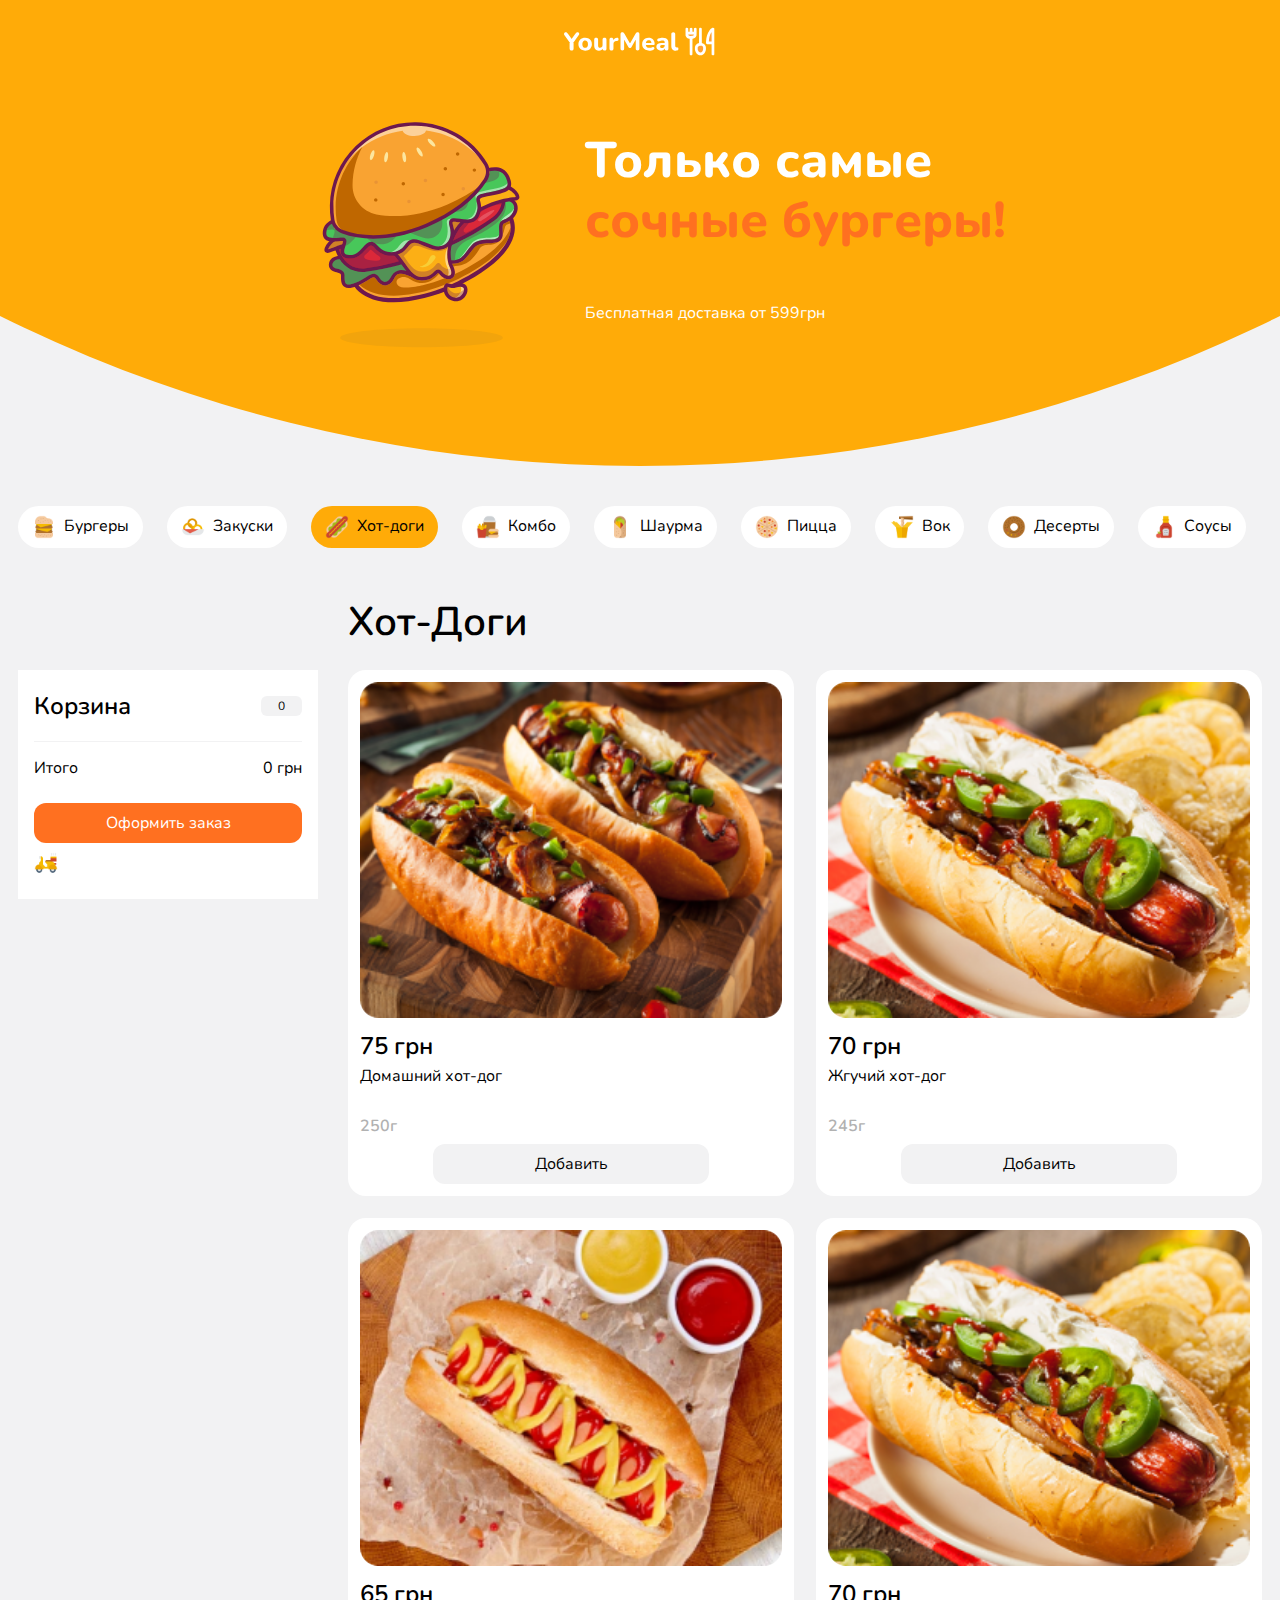
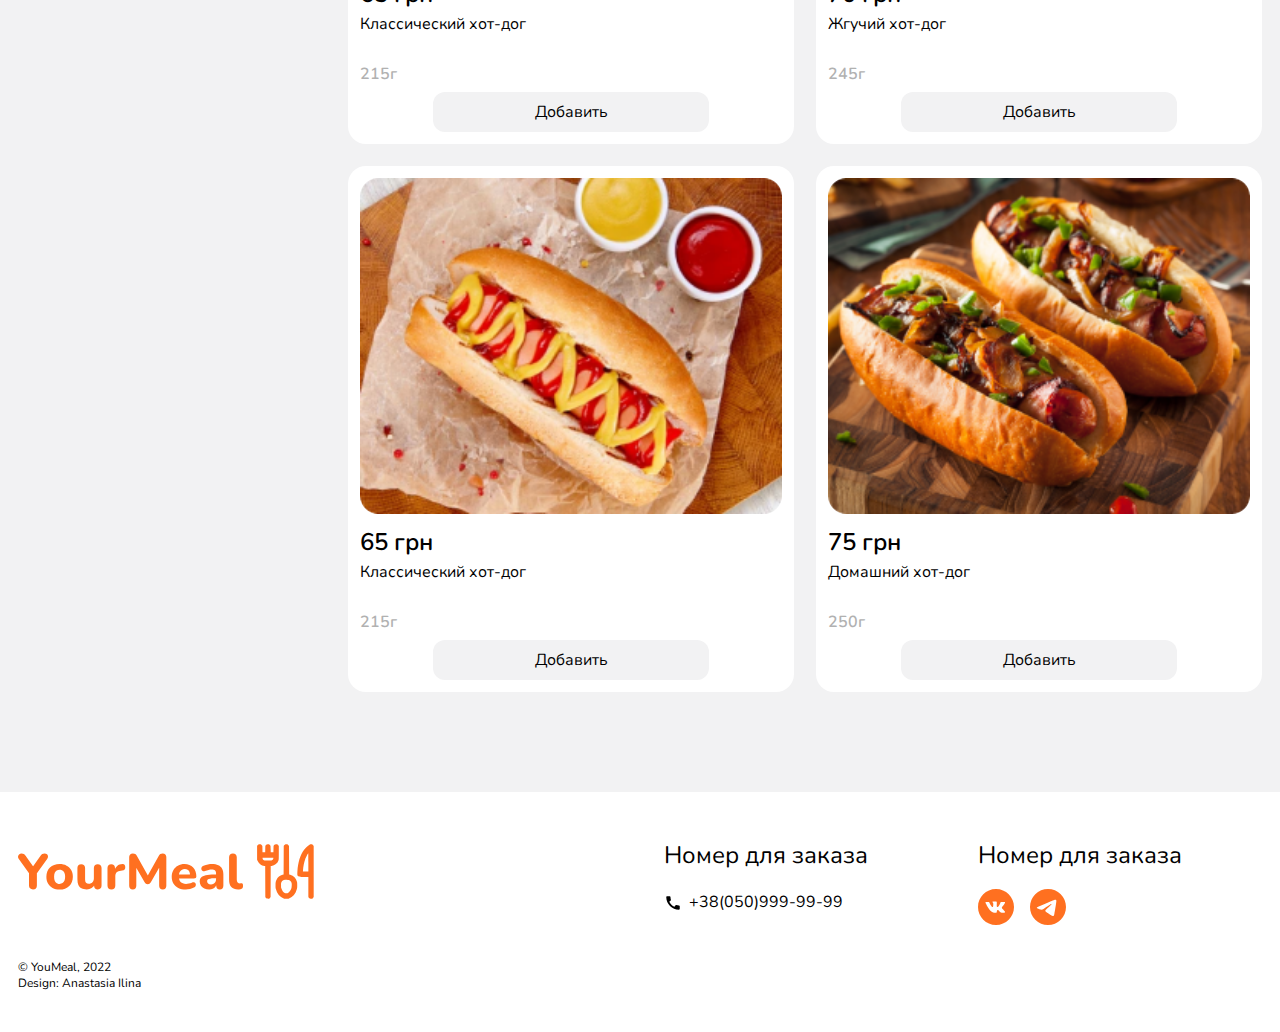
<file: hotdog.html>
<!DOCTYPE html>
<html lang="en">
        <head>
        <meta charset="UTF-8">
        <meta http-equiv="X-UA-Compatible" content="IE=edge">
        <meta name="viewport" content="width=device-width, initial-scale=1.0">
        <link rel="stylesheet" href="css/style.min.css">
        <title>Хот-Доги</title>
    </head>
    <body>
        <header>
    
</header>
        <main class="page">
            <section class="page__main main">
                <div class="main__container">
                    <div class="main__wrapper">
                        <div class="main__logo">
                            <a href="/">
                                <img src="img/logo.svg" alt="logo">
                            </a>
                        </div>
                        <div class="main__content content-main">
                            <div class="content-main__pic">
                                <img class="content-main___img" src="img/pic-burger.svg" alt="burger">
                            </div>
                            <div class="content-main__label">
                                <div class="">
                                    <h1 class="content-main__title">
                                        Только самые
                                    </h1>
                                    <h1 class="content-main__title content-main__title-red"> 
                                        сочные бургеры!
                                    </h1>
                                </div>
                                <div class="content-main__text">Бесплатная доставка от 599грн</div>
                            </div>
                        </div>
                    </div>
                </div>
            </section>
            <section class="page__menu menu">
                <div class="menu__container _container">
                    <div class="menu__navigation naigation-menu">
    <ul class="navigation-menu__list">
        <li class="navigation-menu__item">
            <a 
                class="_btn__sm" 
                href="index.html"
                data-link="index"
            >
                <img 
                    class="navigation-menu__img"
                    src="img/icon/burger.svg" 
                    alt="icon"
                >
                <p>Бургеры</p>
            </a>
        </li>
        <li class="navigation-menu__item">
            <a 
                class="_btn__sm" 
                href="snacks.html"
                data-link="snacks"
            >
                <img 
                    class="navigation-menu__img"
                    src="img/icon/onion.svg" 
                    alt="icon"
                >
                <p>Закуски</p>
            </a>
        </li>
        <li class="navigation-menu__item">
            <a 
                class="_btn__sm" 
                href="hotdog.html"
                data-link="hotdog"
            >
                <img 
                    class="navigation-menu__img"
                    src="img/icon/hot-dog.svg" 
                    alt="icon"
                >
                <p>Хот-доги</p>
            </a>
        </li>
        <li class="navigation-menu__item">
            <a 
                class="_btn__sm" 
                href="combo.html"
                data-link="combo"
            >
                <img 
                    class="navigation-menu__img"
                    src="img/icon/combo.svg" 
                    alt="icon"
                >
                <p>Комбо</p>
            </a>
        </li>
        <li class="navigation-menu__item">
            <a 
                class="_btn__sm" 
                href="shawarma.html"
                data-link="shawarma"
            >
                <img 
                    class="navigation-menu__img"
                    src="img/icon/shawarma.svg" 
                    alt="icon"
                >
                <p>Шаурма</p>
            </a>
        </li>
        <li class="navigation-menu__item">
            <a 
                class="_btn__sm" 
                href="pizza.html"
                data-link="pizza"
                >
                <img 
                    class="navigation-menu__img"
                    src="img/icon/pizza.svg" 
                    alt="icon"
                >
                <p>Пицца</p>
            </a>
        </li>
        <li class="navigation-menu__item">
            <a 
                class="_btn__sm" 
                href="wok.html"
                data-link="wok" 
            >
                <img 
                    class="navigation-menu__img"
                    src="img/icon/vermicelli.svg" 
                    alt="icon"
                >
                <p>Вок</p>
            </a>
        </li>
        <li class="navigation-menu__item">
            <a 
                class="_btn__sm" 
                href="desert.html"
                data-link="desert"
            >
                <img 
                    class="navigation-menu__img"
                    src="img/icon/donut.svg" 
                    alt="icon"
                >
                <p>Десерты</p>
            </a>
        </li>
        <li class="navigation-menu__item">
            <a 
                class="_btn__sm" 
                href="sauce.html"
                data-link="sauce"
            >
                <img 
                    class="navigation-menu__img"
                    src="img/icon/sauce.svg" 
                    alt="icon"
                >
                <p>Соусы</p>
            </a>
        </li>
    </ul>
</div>
                    <div class="menu__wrapper">
                        <div class="menu__cart cart-menu">
    <div class="cart-menu__container">
        <div class="cart-menu__head">
            <h3 class="cart-menu__title">Корзина</h3>
            <div class="cart-menu__all-qty">
                4
            </div>
        </div>

        <div class="cart-menu__list">
        </div>

        <div class="cart-menu__total">
            <p class="cart-menu__total-title">Итого</p>
            <div class="cart-menu__total-cost">
                123
                <span>грн</span>
            </div>
        </div>
        <div class="cart-menu__buy buy-cart">
            <button class="_btn _btn__md _bg__orange">Оформить заказ</button>
        </div>
        <div class="cart-menu__delivery">
            <img src="img/icon/delivery.svg" alt="delivery">
        </div>

    </div>
</div>
                        <div class="menu__mobile mobile-menu">
                            <button class="mobile-menu__btn">Корзина</button>
                            <p class="mobile-menu__qty">0</p>
                        </div>

                        <div class="menu__content content-menu">
                            <h1 class="content-menu__title">Хот-Доги</h1>
                            <div class="content-menu__list list-menu">
                                <div data-pid="13" class="list-menu__item">
                                    <div class="list-menu__img _ibg">
                                        <img src="img/product/hotdog1.png" alt="img">
                                    </div>
                                    <div class="list-menu__content">
                                        <h3 class="list-menu__title">75 грн</h3>
                                        <p class="list-menu__text">Домашний хот-дог</p>
                                        <p class="list-menu__subtitle">250г</p>
                                    </div>
                                    <div class="list-menu__btn _btn _btn__lg _bg__gray">Добавить</div>
                                </div>
                                <div data-pid="14" class="list-menu__item">
                                    <div class="list-menu__img _ibg">
                                        <img src="img/product/hotdog2.png" alt="img">
                                    </div>
                                    <div class="list-menu__content">
                                        <h3 class="list-menu__title">70 грн</h3>
                                        <p class="list-menu__text">Жгучий хот-дог</p>
                                        <p class="list-menu__subtitle">245г</p>
                                    </div>
                                    <div class="list-menu__btn _btn _btn__lg _bg__gray">Добавить</div>
                                </div>
                                <div data-pid="15" class="list-menu__item">
                                    <div class="list-menu__img _ibg">
                                        <img src="img/product/hotdog3.png" alt="img">
                                    </div>
                                    <div class="list-menu__content">
                                        <h3 class="list-menu__title">65 грн</h3>
                                        <p class="list-menu__text">Классический хот-дог</p>
                                        <p class="list-menu__subtitle">215г</p>
                                    </div>
                                    <div class="list-menu__btn _btn _btn__lg _bg__gray">Добавить</div>
                                </div>
                                <div  data-pid="16" class="list-menu__item">
                                    <div class="list-menu__img _ibg">
                                        <img src="img/product/hotdog2.png" alt="img">
                                    </div>
                                    <div class="list-menu__content">
                                        <h3 class="list-menu__title">70 грн</h3>
                                        <p class="list-menu__text">Жгучий хот-дог</p>
                                        <p class="list-menu__subtitle">245г</p>
                                    </div>
                                    <div class="list-menu__btn _btn _btn__lg _bg__gray">Добавить</div>
                                </div>
                                <div data-pid="17" class="list-menu__item">
                                    <div class="list-menu__img _ibg">
                                        <img src="img/product/hotdog3.png" alt="img">
                                    </div>
                                    <div class="list-menu__content">
                                        <h3 class="list-menu__title">65 грн</h3>
                                        <p class="list-menu__text">Классический хот-дог</p>
                                        <p class="list-menu__subtitle">215г</p>
                                    </div>
                                    <div class="list-menu__btn _btn _btn__lg _bg__gray">Добавить</div>
                                </div>
                                <div data-pid="18" class="list-menu__item">
                                    <div class="list-menu__img _ibg">
                                        <img src="img/product/hotdog1.png" alt="img">
                                    </div>
                                    <div class="list-menu__content">
                                        <h3 class="list-menu__title">75 грн</h3>
                                        <p class="list-menu__text">Домашний хот-дог</p>
                                        <p class="list-menu__subtitle">250г</p>
                                    </div>
                                    <div class="list-menu__btn _btn _btn__lg _bg__gray">Добавить</div>
                                </div>
                            </div>
                        </div>
                    </div>
                </div>
            </section>
            <div class="modal-info">
</div>
            <div class="modal-delivery">
    <div class="moda-delivery__body">
        <div class="modal-delivery__picture">
            <div class="modal-delivery__img _ibg">
                <img src="img/donut.svg" alt="donut">
            </div>
        </div>
        <div class="modal-delivery__content">
            <h1 class="modal-delivery__title">Доставка</h1>
            <form class="modal-delivery__form delivey-form">
                <input 
                    class="delivey-form__input delivey-form__input-width" 
                    type="text" 
                    placeholder="Ваше имя"
                    name="name"
                >
                <input 
                    class="delivey-form__input delivey-form__input-width" 
                    type="text" 
                    placeholder="Телефон"
                    name="phone"
                >
                <div class="delivery-form__radio_wrapper">
                    <div class="delivery-form__radio">
                        <label class="container">Самовывоз
                            <input 
                                type="radio" 
                                name="delivery" 
                                data-delivery="pickup"
                                checked
                            >
                            <span class="checkmark"></span>
                        </label>
                    </div>
                    <div class="delivery-form__radio">
                        <label class="container">Доставка
                            <input 
                                type="radio" 
                                name="delivery" 
                                data-delivery="delivery"
                            >
                            <span class="checkmark"></span>
                        </label>
                    </div>
                </div>

                <div class="delivery-form__adress">
                    <input 
                        class="delivey-form__input delivey-form__input-width" 
                        type="text" 
                        placeholder="Улица, дом, квартира"
                        name="floor"
                    >
                    <div class="delivery-form__adress-inner">
                        <input 
                            class="delivey-form__input" 
                            type="text" 
                            placeholder="Этаж"
                            name="street"
                        >
                        <input 
                            class="delivey-form__input" 
                            type="text" 
                            placeholder="Домофон"
                            name="street"
                        >
                    </div>
                </div>
                <button 
                    type="submit"
                    class="_btn _btn__lg  _bg__orange delivery-form__submit"
                >
                    Оформить
                </button>
            </form>

            <button class="modal-delivery__close">
                <img src="img/icon/close.svg" alt="close">
            </button>
        </div>
    </div>
</div>
        </main>
        <footer class="footer">
    <div class="footer__container _container">
        <div class="footer__body">
            <div class="footer__info info-footer">
                <a href="#" class="info-footer__logo _ibg">
                    <img src="img/icon/footer-logo.svg" alt="footer-logo">
                </a>
                <div class="info-footer__copyright">
                    <p>&copy; YouMeal, 2022</p>
                    <p>Design: Anastasia Ilina</p>
                </div>
            </div>
            <div 
                class="footer__contact contact-footer"
                data-da=".info-footer, 1023, 1"
            >
                <div class="contact-footer__item">
                    <h3 class="contact-footer__title">Номер для заказа</h3>
                    <div class="contact-footer__phone">
                        <img src="img/icon/phone.svg" alt="phone">
                        <p>+38(050)999-99-99</p>
                    </div>
                </div>
                <div class="contact-footer__item">
                    <h3 class="contact-footer__title">Номер для заказа</h3>
                    <div class="contact-footer__social">
                        <a class="contact-footer__icon" href="#">
                            <img src="img/icon/vk.svg" alt="vk">
                        </a>
                        <a class="contact-footer__icon" href="#">
                            <img src="img/icon/telegram.svg" alt="telegram">
                        </a>
                    </div>
                </div>
            </div>
        </div>
    </div>
</footer>
        <script src="js/app.min.js"></script> 
    </body>
</html>
</file>
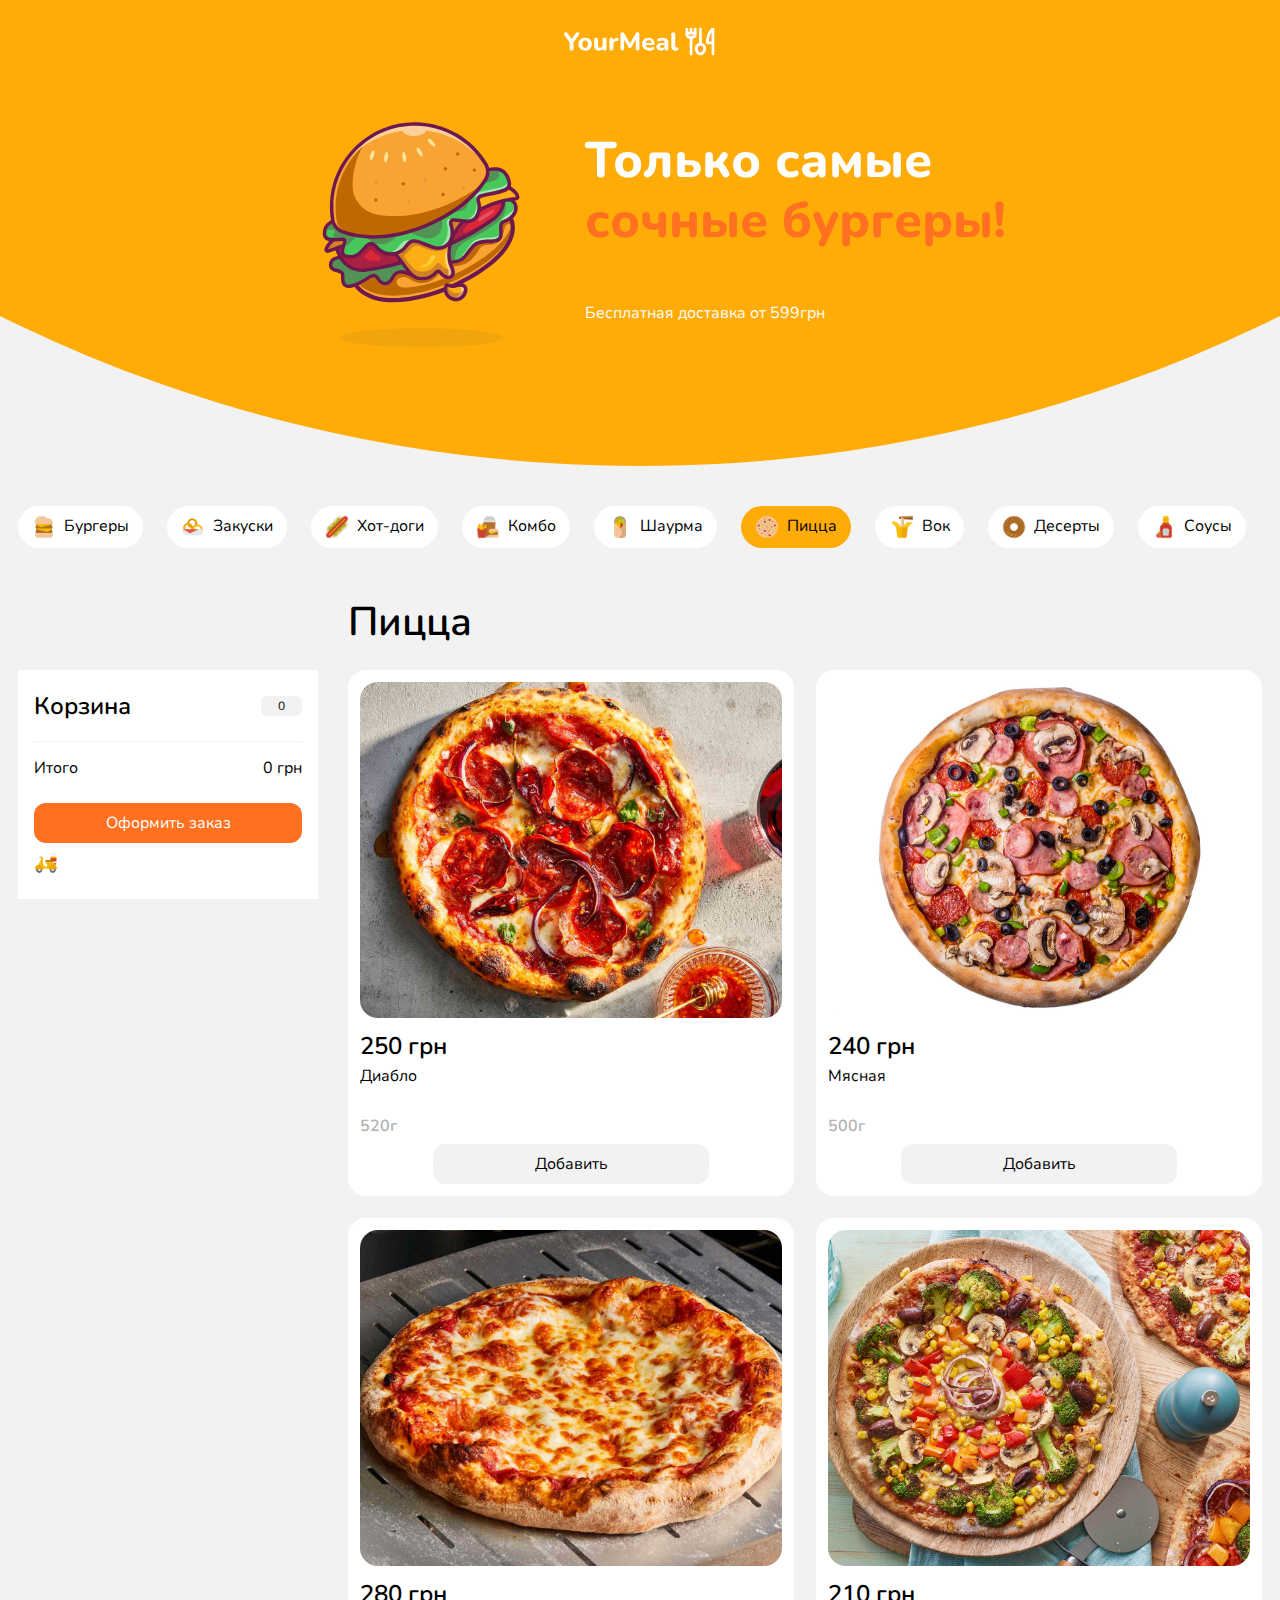
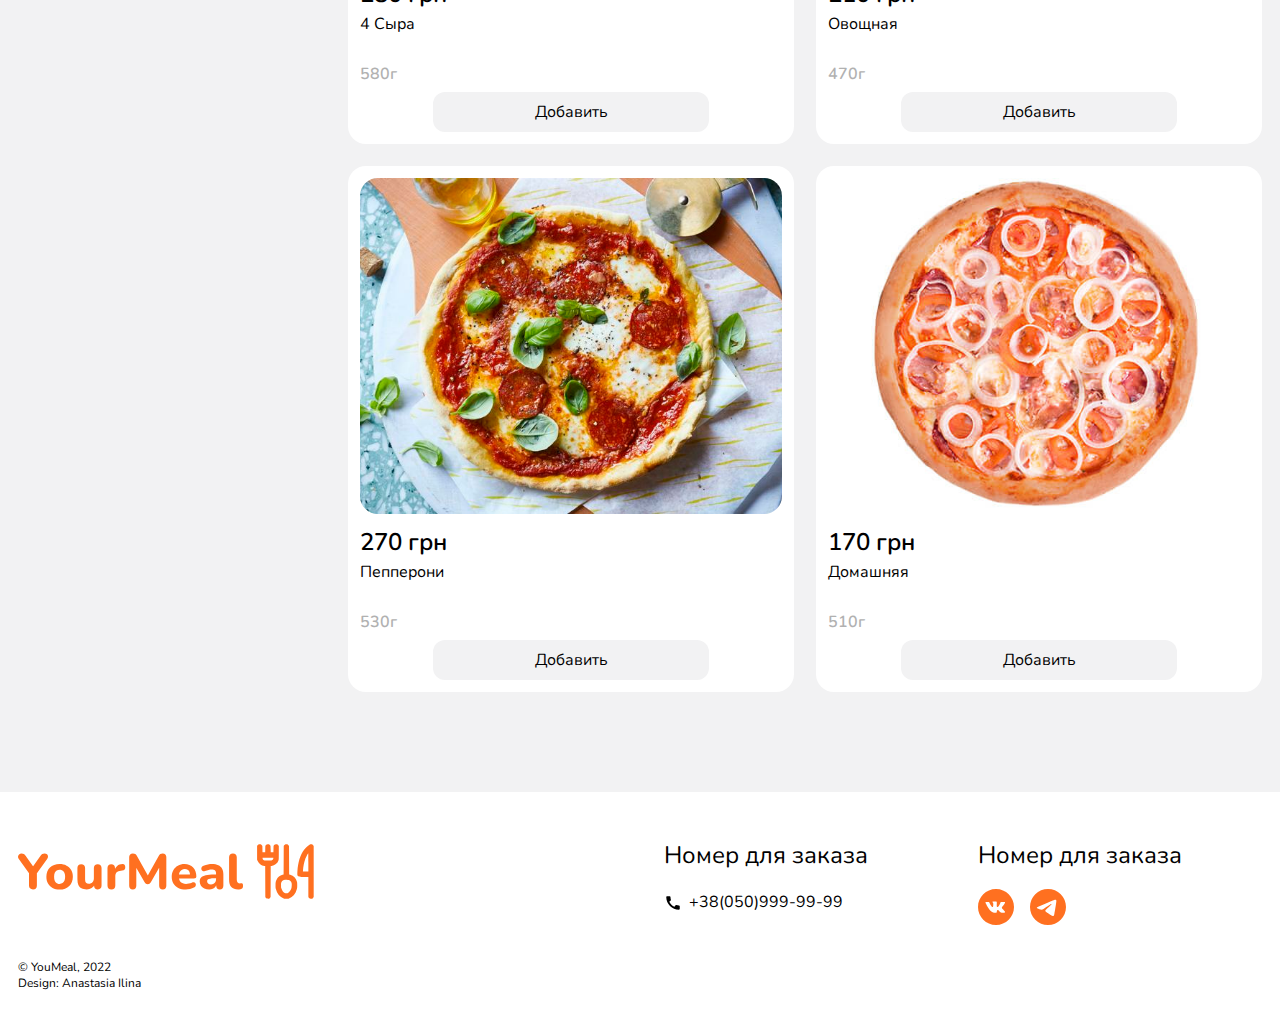
<file: pizza.html>
<!DOCTYPE html>
<html lang="en">
        <head>
        <meta charset="UTF-8">
        <meta http-equiv="X-UA-Compatible" content="IE=edge">
        <meta name="viewport" content="width=device-width, initial-scale=1.0">
        <link rel="stylesheet" href="css/style.min.css">
        <title>Пицца</title>
    </head>
    <body>
        <header>
    
</header>
        <main class="page">
            <section class="page__main main">
                <div class="main__container">
                    <div class="main__wrapper">
                        <div class="main__logo">
                            <a href="/">
                                <img src="img/logo.svg" alt="logo">
                            </a>
                        </div>
                        <div class="main__content content-main">
                            <div class="content-main__pic">
                                <img class="content-main___img" src="img/pic-burger.svg" alt="burger">
                            </div>
                            <div class="content-main__label">
                                <div class="">
                                    <h1 class="content-main__title">
                                        Только самые
                                    </h1>
                                    <h1 class="content-main__title content-main__title-red"> 
                                        сочные бургеры!
                                    </h1>
                                </div>
                                <div class="content-main__text">Бесплатная доставка от 599грн</div>
                            </div>
                        </div>
                    </div>
                </div>
            </section>
            <section class="page__menu menu">
                <div class="menu__container _container">
                    <div class="menu__navigation naigation-menu">
    <ul class="navigation-menu__list">
        <li class="navigation-menu__item">
            <a 
                class="_btn__sm" 
                href="index.html"
                data-link="index"
            >
                <img 
                    class="navigation-menu__img"
                    src="img/icon/burger.svg" 
                    alt="icon"
                >
                <p>Бургеры</p>
            </a>
        </li>
        <li class="navigation-menu__item">
            <a 
                class="_btn__sm" 
                href="snacks.html"
                data-link="snacks"
            >
                <img 
                    class="navigation-menu__img"
                    src="img/icon/onion.svg" 
                    alt="icon"
                >
                <p>Закуски</p>
            </a>
        </li>
        <li class="navigation-menu__item">
            <a 
                class="_btn__sm" 
                href="hotdog.html"
                data-link="hotdog"
            >
                <img 
                    class="navigation-menu__img"
                    src="img/icon/hot-dog.svg" 
                    alt="icon"
                >
                <p>Хот-доги</p>
            </a>
        </li>
        <li class="navigation-menu__item">
            <a 
                class="_btn__sm" 
                href="combo.html"
                data-link="combo"
            >
                <img 
                    class="navigation-menu__img"
                    src="img/icon/combo.svg" 
                    alt="icon"
                >
                <p>Комбо</p>
            </a>
        </li>
        <li class="navigation-menu__item">
            <a 
                class="_btn__sm" 
                href="shawarma.html"
                data-link="shawarma"
            >
                <img 
                    class="navigation-menu__img"
                    src="img/icon/shawarma.svg" 
                    alt="icon"
                >
                <p>Шаурма</p>
            </a>
        </li>
        <li class="navigation-menu__item">
            <a 
                class="_btn__sm" 
                href="pizza.html"
                data-link="pizza"
                >
                <img 
                    class="navigation-menu__img"
                    src="img/icon/pizza.svg" 
                    alt="icon"
                >
                <p>Пицца</p>
            </a>
        </li>
        <li class="navigation-menu__item">
            <a 
                class="_btn__sm" 
                href="wok.html"
                data-link="wok" 
            >
                <img 
                    class="navigation-menu__img"
                    src="img/icon/vermicelli.svg" 
                    alt="icon"
                >
                <p>Вок</p>
            </a>
        </li>
        <li class="navigation-menu__item">
            <a 
                class="_btn__sm" 
                href="desert.html"
                data-link="desert"
            >
                <img 
                    class="navigation-menu__img"
                    src="img/icon/donut.svg" 
                    alt="icon"
                >
                <p>Десерты</p>
            </a>
        </li>
        <li class="navigation-menu__item">
            <a 
                class="_btn__sm" 
                href="sauce.html"
                data-link="sauce"
            >
                <img 
                    class="navigation-menu__img"
                    src="img/icon/sauce.svg" 
                    alt="icon"
                >
                <p>Соусы</p>
            </a>
        </li>
    </ul>
</div>
                    <div class="menu__wrapper">
                        <div class="menu__cart cart-menu">
    <div class="cart-menu__container">
        <div class="cart-menu__head">
            <h3 class="cart-menu__title">Корзина</h3>
            <div class="cart-menu__all-qty">
                4
            </div>
        </div>

        <div class="cart-menu__list">
        </div>

        <div class="cart-menu__total">
            <p class="cart-menu__total-title">Итого</p>
            <div class="cart-menu__total-cost">
                123
                <span>грн</span>
            </div>
        </div>
        <div class="cart-menu__buy buy-cart">
            <button class="_btn _btn__md _bg__orange">Оформить заказ</button>
        </div>
        <div class="cart-menu__delivery">
            <img src="img/icon/delivery.svg" alt="delivery">
        </div>

    </div>
</div>
                        <div class="menu__mobile mobile-menu">
                            <button class="mobile-menu__btn">Корзина</button>
                            <p class="mobile-menu__qty">0</p>
                        </div>

                        <div class="menu__content content-menu">
                            <h1 class="content-menu__title">Пицца</h1>
                            <div class="content-menu__list list-menu">
                                <div data-pid="19" class="list-menu__item">
                                    <div class="list-menu__img _ibg">
                                        <img src="img/product/pizza1.jpg" alt="img">
                                    </div>
                                    <div class="list-menu__content">
                                        <h3 class="list-menu__title">250 грн</h3>
                                        <p class="list-menu__text">Диабло</p>
                                        <p class="list-menu__subtitle">520г</p>
                                    </div>
                                    <div class="list-menu__btn _btn _btn__lg _bg__gray">Добавить</div>
                                </div>
                                <div data-pid="20" class="list-menu__item">
                                    <div class="list-menu__img _ibg">
                                        <img src="img/product/pizza2.jpg" alt="img">
                                    </div>
                                    <div class="list-menu__content">
                                        <h3 class="list-menu__title">240 грн</h3>
                                        <p class="list-menu__text">Мясная</p>
                                        <p class="list-menu__subtitle">500г</p>
                                    </div>
                                    <div class="list-menu__btn _btn _btn__lg _bg__gray">Добавить</div>
                                </div>
                                <div data-pid="21" class="list-menu__item">
                                    <div class="list-menu__img _ibg">
                                        <img src="img/product/pizza3.jpg" alt="img">
                                    </div>
                                    <div class="list-menu__content">
                                        <h3 class="list-menu__title">280 грн</h3>
                                        <p class="list-menu__text">4 Сыра</p>
                                        <p class="list-menu__subtitle">580г</p>
                                    </div>
                                    <div class="list-menu__btn _btn _btn__lg _bg__gray">Добавить</div>
                                </div>
                                <div data-pid="22" class="list-menu__item">
                                    <div class="list-menu__img _ibg">
                                        <img src="img/product/pizza4.jpg" alt="img">
                                    </div>
                                    <div class="list-menu__content">
                                        <h3 class="list-menu__title">210 грн</h3>
                                        <p class="list-menu__text">Овощная</p>
                                        <p class="list-menu__subtitle">470г</p>
                                    </div>
                                    <div class="list-menu__btn _btn _btn__lg _bg__gray">Добавить</div>
                                </div>
                                <div data-pid="23" class="list-menu__item">
                                    <div class="list-menu__img _ibg">
                                        <img src="img/product/pizza5.jpg" alt="img">
                                    </div>
                                    <div class="list-menu__content">
                                        <h3 class="list-menu__title">270 грн</h3>
                                        <p class="list-menu__text">Пепперони</p>
                                        <p class="list-menu__subtitle">530г</p>
                                    </div>
                                    <div class="list-menu__btn _btn _btn__lg _bg__gray">Добавить</div>
                                </div>
                                <div data-pid="24" class="list-menu__item">
                                    <div class="list-menu__img _ibg">
                                        <img src="img/product/pizza6.jpg" alt="img">
                                    </div>
                                    <div class="list-menu__content">
                                        <h3 class="list-menu__title">170 грн</h3>
                                        <p class="list-menu__text">Домашняя</p>
                                        <p class="list-menu__subtitle">510г</p>
                                    </div>
                                    <div class="list-menu__btn _btn _btn__lg _bg__gray">Добавить</div>
                                </div>
                            </div>
                        </div>
                    </div>
                </div>
            </section>
            <div class="modal-info">
</div>
            <div class="modal-delivery">
    <div class="moda-delivery__body">
        <div class="modal-delivery__picture">
            <div class="modal-delivery__img _ibg">
                <img src="img/donut.svg" alt="donut">
            </div>
        </div>
        <div class="modal-delivery__content">
            <h1 class="modal-delivery__title">Доставка</h1>
            <form class="modal-delivery__form delivey-form">
                <input 
                    class="delivey-form__input delivey-form__input-width" 
                    type="text" 
                    placeholder="Ваше имя"
                    name="name"
                >
                <input 
                    class="delivey-form__input delivey-form__input-width" 
                    type="text" 
                    placeholder="Телефон"
                    name="phone"
                >
                <div class="delivery-form__radio_wrapper">
                    <div class="delivery-form__radio">
                        <label class="container">Самовывоз
                            <input 
                                type="radio" 
                                name="delivery" 
                                data-delivery="pickup"
                                checked
                            >
                            <span class="checkmark"></span>
                        </label>
                    </div>
                    <div class="delivery-form__radio">
                        <label class="container">Доставка
                            <input 
                                type="radio" 
                                name="delivery" 
                                data-delivery="delivery"
                            >
                            <span class="checkmark"></span>
                        </label>
                    </div>
                </div>

                <div class="delivery-form__adress">
                    <input 
                        class="delivey-form__input delivey-form__input-width" 
                        type="text" 
                        placeholder="Улица, дом, квартира"
                        name="floor"
                    >
                    <div class="delivery-form__adress-inner">
                        <input 
                            class="delivey-form__input" 
                            type="text" 
                            placeholder="Этаж"
                            name="street"
                        >
                        <input 
                            class="delivey-form__input" 
                            type="text" 
                            placeholder="Домофон"
                            name="street"
                        >
                    </div>
                </div>
                <button 
                    type="submit"
                    class="_btn _btn__lg  _bg__orange delivery-form__submit"
                >
                    Оформить
                </button>
            </form>

            <button class="modal-delivery__close">
                <img src="img/icon/close.svg" alt="close">
            </button>
        </div>
    </div>
</div>
        </main>
        <footer class="footer">
    <div class="footer__container _container">
        <div class="footer__body">
            <div class="footer__info info-footer">
                <a href="#" class="info-footer__logo _ibg">
                    <img src="img/icon/footer-logo.svg" alt="footer-logo">
                </a>
                <div class="info-footer__copyright">
                    <p>&copy; YouMeal, 2022</p>
                    <p>Design: Anastasia Ilina</p>
                </div>
            </div>
            <div 
                class="footer__contact contact-footer"
                data-da=".info-footer, 1023, 1"
            >
                <div class="contact-footer__item">
                    <h3 class="contact-footer__title">Номер для заказа</h3>
                    <div class="contact-footer__phone">
                        <img src="img/icon/phone.svg" alt="phone">
                        <p>+38(050)999-99-99</p>
                    </div>
                </div>
                <div class="contact-footer__item">
                    <h3 class="contact-footer__title">Номер для заказа</h3>
                    <div class="contact-footer__social">
                        <a class="contact-footer__icon" href="#">
                            <img src="img/icon/vk.svg" alt="vk">
                        </a>
                        <a class="contact-footer__icon" href="#">
                            <img src="img/icon/telegram.svg" alt="telegram">
                        </a>
                    </div>
                </div>
            </div>
        </div>
    </div>
</footer>
        <script src="js/app.min.js"></script> 
    </body>
</html>
</file>
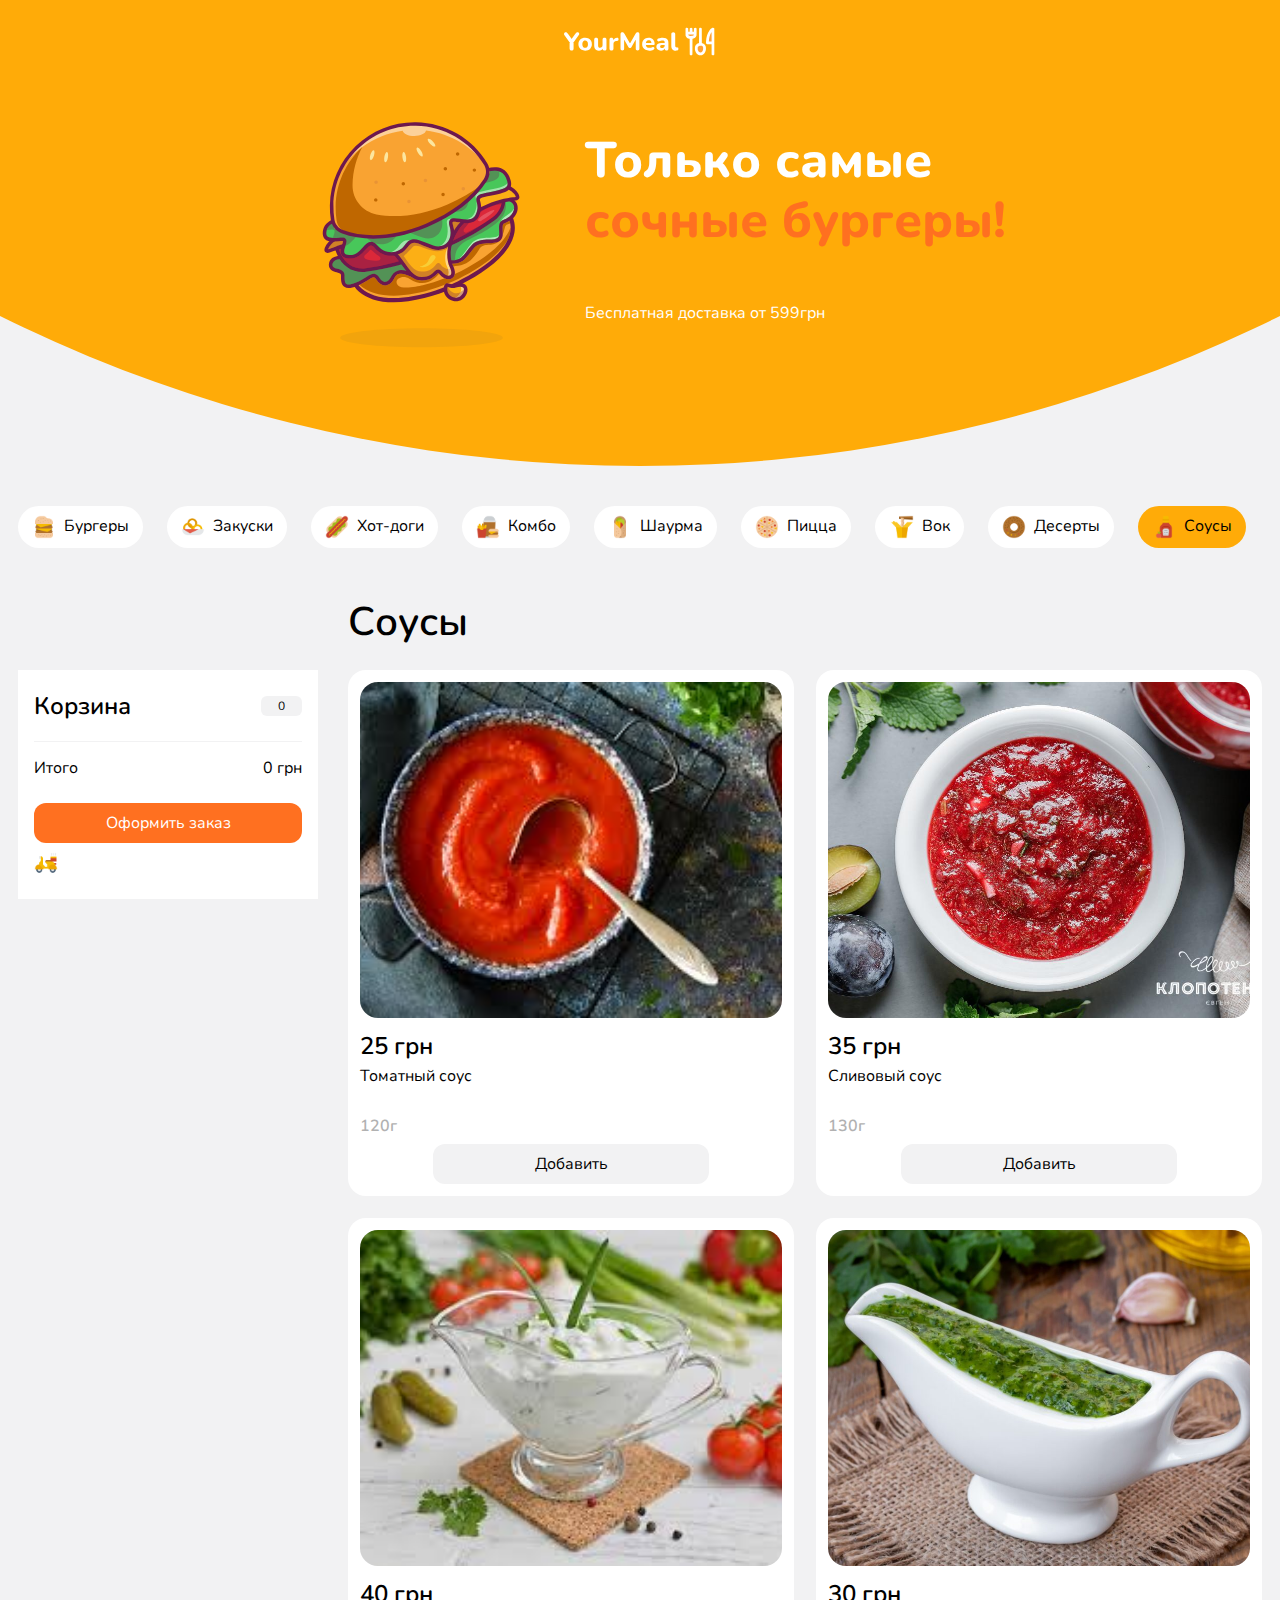
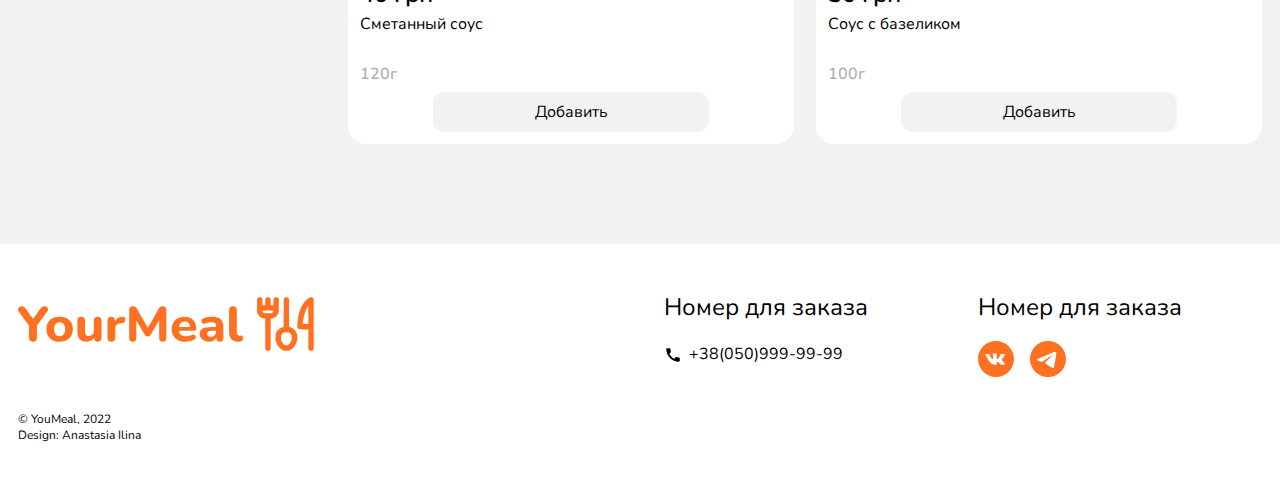
<file: sauce.html>
<!DOCTYPE html>
<html lang="en">
        <head>
        <meta charset="UTF-8">
        <meta http-equiv="X-UA-Compatible" content="IE=edge">
        <meta name="viewport" content="width=device-width, initial-scale=1.0">
        <link rel="stylesheet" href="css/style.min.css">
        <title>Соусы</title>
    </head>
    <body>
        <header>
    
</header>
        <main class="page">
            <section class="page__main main">
                <div class="main__container">
                    <div class="main__wrapper">
                        <div class="main__logo">
                            <a href="/">
                                <img src="img/logo.svg" alt="logo">
                            </a>
                        </div>
                        <div class="main__content content-main">
                            <div class="content-main__pic">
                                <img class="content-main___img" src="img/pic-burger.svg" alt="burger">
                            </div>
                            <div class="content-main__label">
                                <div class="">
                                    <h1 class="content-main__title">
                                        Только самые
                                    </h1>
                                    <h1 class="content-main__title content-main__title-red"> 
                                        сочные бургеры!
                                    </h1>
                                </div>
                                <div class="content-main__text">Бесплатная доставка от 599грн</div>
                            </div>
                        </div>
                    </div>
                </div>
            </section>
            <section class="page__menu menu">
                <div class="menu__container _container">
                    <div class="menu__navigation naigation-menu">
    <ul class="navigation-menu__list">
        <li class="navigation-menu__item">
            <a 
                class="_btn__sm" 
                href="index.html"
                data-link="index"
            >
                <img 
                    class="navigation-menu__img"
                    src="img/icon/burger.svg" 
                    alt="icon"
                >
                <p>Бургеры</p>
            </a>
        </li>
        <li class="navigation-menu__item">
            <a 
                class="_btn__sm" 
                href="snacks.html"
                data-link="snacks"
            >
                <img 
                    class="navigation-menu__img"
                    src="img/icon/onion.svg" 
                    alt="icon"
                >
                <p>Закуски</p>
            </a>
        </li>
        <li class="navigation-menu__item">
            <a 
                class="_btn__sm" 
                href="hotdog.html"
                data-link="hotdog"
            >
                <img 
                    class="navigation-menu__img"
                    src="img/icon/hot-dog.svg" 
                    alt="icon"
                >
                <p>Хот-доги</p>
            </a>
        </li>
        <li class="navigation-menu__item">
            <a 
                class="_btn__sm" 
                href="combo.html"
                data-link="combo"
            >
                <img 
                    class="navigation-menu__img"
                    src="img/icon/combo.svg" 
                    alt="icon"
                >
                <p>Комбо</p>
            </a>
        </li>
        <li class="navigation-menu__item">
            <a 
                class="_btn__sm" 
                href="shawarma.html"
                data-link="shawarma"
            >
                <img 
                    class="navigation-menu__img"
                    src="img/icon/shawarma.svg" 
                    alt="icon"
                >
                <p>Шаурма</p>
            </a>
        </li>
        <li class="navigation-menu__item">
            <a 
                class="_btn__sm" 
                href="pizza.html"
                data-link="pizza"
                >
                <img 
                    class="navigation-menu__img"
                    src="img/icon/pizza.svg" 
                    alt="icon"
                >
                <p>Пицца</p>
            </a>
        </li>
        <li class="navigation-menu__item">
            <a 
                class="_btn__sm" 
                href="wok.html"
                data-link="wok" 
            >
                <img 
                    class="navigation-menu__img"
                    src="img/icon/vermicelli.svg" 
                    alt="icon"
                >
                <p>Вок</p>
            </a>
        </li>
        <li class="navigation-menu__item">
            <a 
                class="_btn__sm" 
                href="desert.html"
                data-link="desert"
            >
                <img 
                    class="navigation-menu__img"
                    src="img/icon/donut.svg" 
                    alt="icon"
                >
                <p>Десерты</p>
            </a>
        </li>
        <li class="navigation-menu__item">
            <a 
                class="_btn__sm" 
                href="sauce.html"
                data-link="sauce"
            >
                <img 
                    class="navigation-menu__img"
                    src="img/icon/sauce.svg" 
                    alt="icon"
                >
                <p>Соусы</p>
            </a>
        </li>
    </ul>
</div>
                    <div class="menu__wrapper">
                        <div class="menu__cart cart-menu">
    <div class="cart-menu__container">
        <div class="cart-menu__head">
            <h3 class="cart-menu__title">Корзина</h3>
            <div class="cart-menu__all-qty">
                4
            </div>
        </div>

        <div class="cart-menu__list">
        </div>

        <div class="cart-menu__total">
            <p class="cart-menu__total-title">Итого</p>
            <div class="cart-menu__total-cost">
                123
                <span>грн</span>
            </div>
        </div>
        <div class="cart-menu__buy buy-cart">
            <button class="_btn _btn__md _bg__orange">Оформить заказ</button>
        </div>
        <div class="cart-menu__delivery">
            <img src="img/icon/delivery.svg" alt="delivery">
        </div>

    </div>
</div>
                        <div class="menu__mobile mobile-menu">
                            <button class="mobile-menu__btn">Корзина</button>
                            <p class="mobile-menu__qty">0</p>
                        </div>

                        <div class="menu__content content-menu">
                            <h1 class="content-menu__title">Соусы</h1>
                            <div class="content-menu__list list-menu">
                                <div data-pid="46" class="list-menu__item">
                                    <div class="list-menu__img _ibg">
                                        <img src="img/product/sause1.jpeg" alt="img">
                                    </div>
                                    <div class="list-menu__content">
                                        <h3 class="list-menu__title">25 грн</h3>
                                        <p class="list-menu__text">Томатный соус</p>
                                        <p class="list-menu__subtitle">120г</p>
                                    </div>
                                    <div class="list-menu__btn _btn _btn__lg _bg__gray">Добавить</div>
                                </div>
                                <div data-pid="47" class="list-menu__item">
                                    <div class="list-menu__img _ibg">
                                        <img src="img/product/sause2.jpg" alt="img">
                                    </div>
                                    <div class="list-menu__content">
                                        <h3 class="list-menu__title">35 грн</h3>
                                        <p class="list-menu__text">Сливовый соус</p>
                                        <p class="list-menu__subtitle">130г</p>
                                    </div>
                                    <div class="list-menu__btn _btn _btn__lg _bg__gray">Добавить</div>
                                </div>
                                <div data-pid="48" class="list-menu__item">
                                    <div class="list-menu__img _ibg">
                                        <img src="img/product/sause3.jpeg" alt="img">
                                    </div>
                                    <div class="list-menu__content">
                                        <h3 class="list-menu__title">40 грн</h3>
                                        <p class="list-menu__text">Сметанный соус</p>
                                        <p class="list-menu__subtitle">120г</p>
                                    </div>
                                    <div class="list-menu__btn _btn _btn__lg _bg__gray">Добавить</div>
                                </div>
                                <div data-pid="49" class="list-menu__item">
                                    <div class="list-menu__img _ibg">
                                        <img src="img/product/sause4.jpg" alt="img">
                                    </div>
                                    <div class="list-menu__content">
                                        <h3 class="list-menu__title">30 грн</h3>
                                        <p class="list-menu__text">Соус с базеликом</p>
                                        <p class="list-menu__subtitle">100г</p>
                                    </div>
                                    <div class="list-menu__btn _btn _btn__lg _bg__gray">Добавить</div>
                                </div>
                            </div>
                        </div>
                    </div>
                </div>
            </section>
            <div class="modal-info">
</div>
            <div class="modal-delivery">
    <div class="moda-delivery__body">
        <div class="modal-delivery__picture">
            <div class="modal-delivery__img _ibg">
                <img src="img/donut.svg" alt="donut">
            </div>
        </div>
        <div class="modal-delivery__content">
            <h1 class="modal-delivery__title">Доставка</h1>
            <form class="modal-delivery__form delivey-form">
                <input 
                    class="delivey-form__input delivey-form__input-width" 
                    type="text" 
                    placeholder="Ваше имя"
                    name="name"
                >
                <input 
                    class="delivey-form__input delivey-form__input-width" 
                    type="text" 
                    placeholder="Телефон"
                    name="phone"
                >
                <div class="delivery-form__radio_wrapper">
                    <div class="delivery-form__radio">
                        <label class="container">Самовывоз
                            <input 
                                type="radio" 
                                name="delivery" 
                                data-delivery="pickup"
                                checked
                            >
                            <span class="checkmark"></span>
                        </label>
                    </div>
                    <div class="delivery-form__radio">
                        <label class="container">Доставка
                            <input 
                                type="radio" 
                                name="delivery" 
                                data-delivery="delivery"
                            >
                            <span class="checkmark"></span>
                        </label>
                    </div>
                </div>

                <div class="delivery-form__adress">
                    <input 
                        class="delivey-form__input delivey-form__input-width" 
                        type="text" 
                        placeholder="Улица, дом, квартира"
                        name="floor"
                    >
                    <div class="delivery-form__adress-inner">
                        <input 
                            class="delivey-form__input" 
                            type="text" 
                            placeholder="Этаж"
                            name="street"
                        >
                        <input 
                            class="delivey-form__input" 
                            type="text" 
                            placeholder="Домофон"
                            name="street"
                        >
                    </div>
                </div>
                <button 
                    type="submit"
                    class="_btn _btn__lg  _bg__orange delivery-form__submit"
                >
                    Оформить
                </button>
            </form>

            <button class="modal-delivery__close">
                <img src="img/icon/close.svg" alt="close">
            </button>
        </div>
    </div>
</div>
        </main>
        <footer class="footer">
    <div class="footer__container _container">
        <div class="footer__body">
            <div class="footer__info info-footer">
                <a href="#" class="info-footer__logo _ibg">
                    <img src="img/icon/footer-logo.svg" alt="footer-logo">
                </a>
                <div class="info-footer__copyright">
                    <p>&copy; YouMeal, 2022</p>
                    <p>Design: Anastasia Ilina</p>
                </div>
            </div>
            <div 
                class="footer__contact contact-footer"
                data-da=".info-footer, 1023, 1"
            >
                <div class="contact-footer__item">
                    <h3 class="contact-footer__title">Номер для заказа</h3>
                    <div class="contact-footer__phone">
                        <img src="img/icon/phone.svg" alt="phone">
                        <p>+38(050)999-99-99</p>
                    </div>
                </div>
                <div class="contact-footer__item">
                    <h3 class="contact-footer__title">Номер для заказа</h3>
                    <div class="contact-footer__social">
                        <a class="contact-footer__icon" href="#">
                            <img src="img/icon/vk.svg" alt="vk">
                        </a>
                        <a class="contact-footer__icon" href="#">
                            <img src="img/icon/telegram.svg" alt="telegram">
                        </a>
                    </div>
                </div>
            </div>
        </div>
    </div>
</footer>
        <script src="js/app.min.js"></script> 
    </body>
</html>
</file>
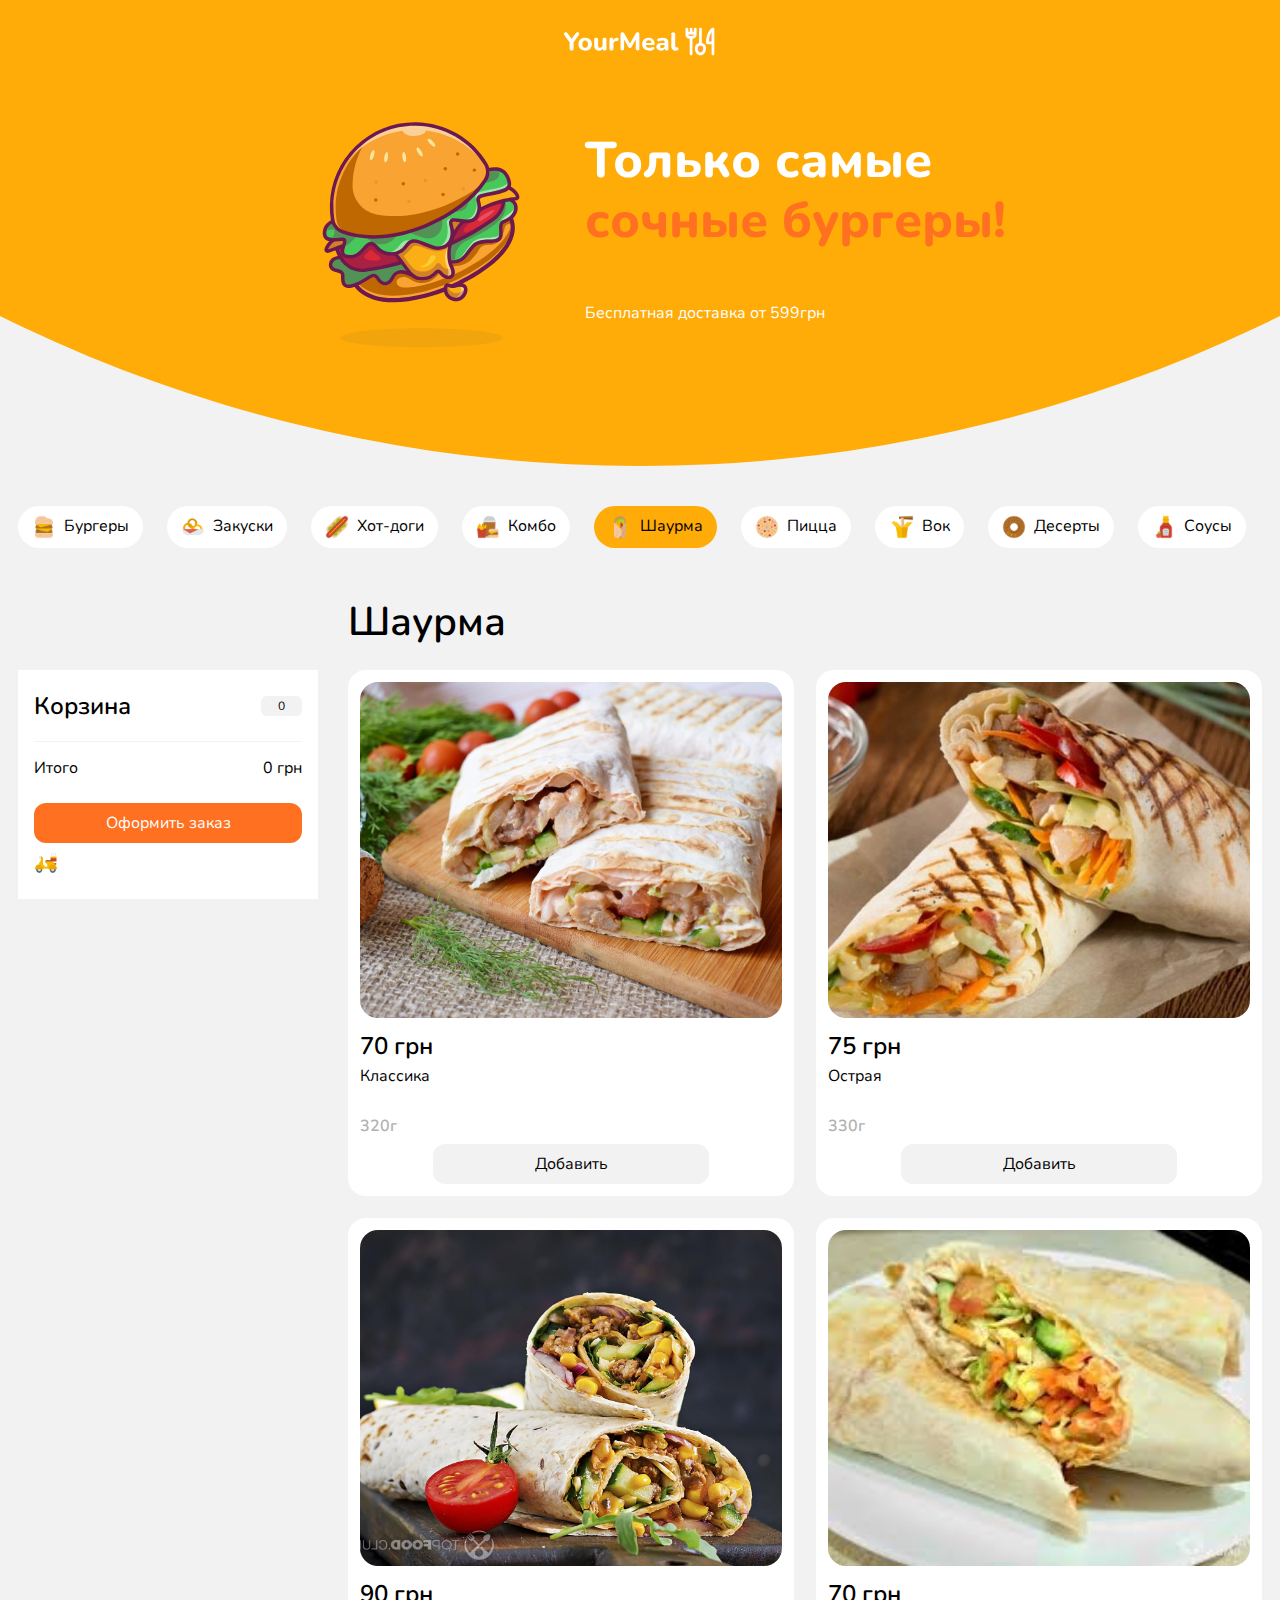
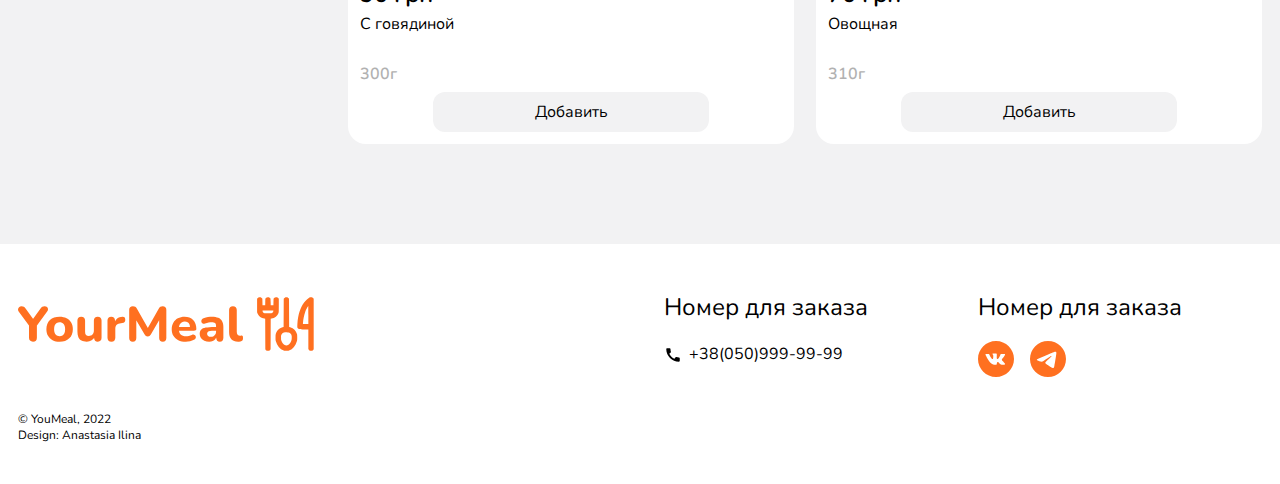
<file: shawarma.html>
<!DOCTYPE html>
<html lang="en">
        <head>
        <meta charset="UTF-8">
        <meta http-equiv="X-UA-Compatible" content="IE=edge">
        <meta name="viewport" content="width=device-width, initial-scale=1.0">
        <link rel="stylesheet" href="css/style.min.css">
        <title>Шаурма</title>
    </head>
    <body>
        <header>
    
</header>
        <main class="page">
            <section class="page__main main">
                <div class="main__container">
                    <div class="main__wrapper">
                        <div class="main__logo">
                            <a href="/">
                                <img src="img/logo.svg" alt="logo">
                            </a>
                        </div>
                        <div class="main__content content-main">
                            <div class="content-main__pic">
                                <img class="content-main___img" src="img/pic-burger.svg" alt="burger">
                            </div>
                            <div class="content-main__label">
                                <div class="">
                                    <h1 class="content-main__title">
                                        Только самые
                                    </h1>
                                    <h1 class="content-main__title content-main__title-red"> 
                                        сочные бургеры!
                                    </h1>
                                </div>
                                <div class="content-main__text">Бесплатная доставка от 599грн</div>
                            </div>
                        </div>
                    </div>
                </div>
            </section>
            <section class="page__menu menu">
                <div class="menu__container _container">
                    <div class="menu__navigation naigation-menu">
    <ul class="navigation-menu__list">
        <li class="navigation-menu__item">
            <a 
                class="_btn__sm" 
                href="index.html"
                data-link="index"
            >
                <img 
                    class="navigation-menu__img"
                    src="img/icon/burger.svg" 
                    alt="icon"
                >
                <p>Бургеры</p>
            </a>
        </li>
        <li class="navigation-menu__item">
            <a 
                class="_btn__sm" 
                href="snacks.html"
                data-link="snacks"
            >
                <img 
                    class="navigation-menu__img"
                    src="img/icon/onion.svg" 
                    alt="icon"
                >
                <p>Закуски</p>
            </a>
        </li>
        <li class="navigation-menu__item">
            <a 
                class="_btn__sm" 
                href="hotdog.html"
                data-link="hotdog"
            >
                <img 
                    class="navigation-menu__img"
                    src="img/icon/hot-dog.svg" 
                    alt="icon"
                >
                <p>Хот-доги</p>
            </a>
        </li>
        <li class="navigation-menu__item">
            <a 
                class="_btn__sm" 
                href="combo.html"
                data-link="combo"
            >
                <img 
                    class="navigation-menu__img"
                    src="img/icon/combo.svg" 
                    alt="icon"
                >
                <p>Комбо</p>
            </a>
        </li>
        <li class="navigation-menu__item">
            <a 
                class="_btn__sm" 
                href="shawarma.html"
                data-link="shawarma"
            >
                <img 
                    class="navigation-menu__img"
                    src="img/icon/shawarma.svg" 
                    alt="icon"
                >
                <p>Шаурма</p>
            </a>
        </li>
        <li class="navigation-menu__item">
            <a 
                class="_btn__sm" 
                href="pizza.html"
                data-link="pizza"
                >
                <img 
                    class="navigation-menu__img"
                    src="img/icon/pizza.svg" 
                    alt="icon"
                >
                <p>Пицца</p>
            </a>
        </li>
        <li class="navigation-menu__item">
            <a 
                class="_btn__sm" 
                href="wok.html"
                data-link="wok" 
            >
                <img 
                    class="navigation-menu__img"
                    src="img/icon/vermicelli.svg" 
                    alt="icon"
                >
                <p>Вок</p>
            </a>
        </li>
        <li class="navigation-menu__item">
            <a 
                class="_btn__sm" 
                href="desert.html"
                data-link="desert"
            >
                <img 
                    class="navigation-menu__img"
                    src="img/icon/donut.svg" 
                    alt="icon"
                >
                <p>Десерты</p>
            </a>
        </li>
        <li class="navigation-menu__item">
            <a 
                class="_btn__sm" 
                href="sauce.html"
                data-link="sauce"
            >
                <img 
                    class="navigation-menu__img"
                    src="img/icon/sauce.svg" 
                    alt="icon"
                >
                <p>Соусы</p>
            </a>
        </li>
    </ul>
</div>
                    <div class="menu__wrapper">
                        <div class="menu__cart cart-menu">
    <div class="cart-menu__container">
        <div class="cart-menu__head">
            <h3 class="cart-menu__title">Корзина</h3>
            <div class="cart-menu__all-qty">
                4
            </div>
        </div>

        <div class="cart-menu__list">
        </div>

        <div class="cart-menu__total">
            <p class="cart-menu__total-title">Итого</p>
            <div class="cart-menu__total-cost">
                123
                <span>грн</span>
            </div>
        </div>
        <div class="cart-menu__buy buy-cart">
            <button class="_btn _btn__md _bg__orange">Оформить заказ</button>
        </div>
        <div class="cart-menu__delivery">
            <img src="img/icon/delivery.svg" alt="delivery">
        </div>

    </div>
</div>
                        <div class="menu__mobile mobile-menu">
                            <button class="mobile-menu__btn">Корзина</button>
                            <p class="mobile-menu__qty">0</p>
                        </div>

                        <div class="menu__content content-menu">
                            <h1 class="content-menu__title">Шаурма</h1>
                            <div class="content-menu__list list-menu">
                                <div data-pid="25" class="list-menu__item">
                                    <div class="list-menu__img _ibg">
                                        <img src="img/product/shawarma1.jpg" alt="img">
                                    </div>
                                    <div class="list-menu__content">
                                        <h3 class="list-menu__title">70 грн</h3>
                                        <p class="list-menu__text">Классика</p>
                                        <p class="list-menu__subtitle">320г</p>
                                    </div>
                                    <div class="list-menu__btn _btn _btn__lg _bg__gray">Добавить</div>
                                </div>
                                <div data-pid="26" class="list-menu__item">
                                    <div class="list-menu__img _ibg">
                                        <img src="img/product/shawarma2.jpg" alt="img">
                                    </div>
                                    <div class="list-menu__content">
                                        <h3 class="list-menu__title">75 грн</h3>
                                        <p class="list-menu__text">Острая</p>
                                        <p class="list-menu__subtitle">330г</p>
                                    </div>
                                    <div class="list-menu__btn _btn _btn__lg _bg__gray">Добавить</div>
                                </div>
                                <div data-pid="27" class="list-menu__item">
                                    <div class="list-menu__img _ibg">
                                        <img src="img/product/shawarma3.jpg" alt="img">
                                    </div>
                                    <div class="list-menu__content">
                                        <h3 class="list-menu__title">90 грн</h3>
                                        <p class="list-menu__text">С говядиной</p>
                                        <p class="list-menu__subtitle">300г</p>
                                    </div>
                                    <div class="list-menu__btn _btn _btn__lg _bg__gray">Добавить</div>
                                </div>
                                <div data-pid="28" class="list-menu__item">
                                    <div class="list-menu__img _ibg">
                                        <img src="img/product/shawarma4.jpeg" alt="img">
                                    </div>
                                    <div class="list-menu__content">
                                        <h3 class="list-menu__title">70 грн</h3>
                                        <p class="list-menu__text">Овощная</p>
                                        <p class="list-menu__subtitle">310г</p>
                                    </div>
                                    <div class="list-menu__btn _btn _btn__lg _bg__gray">Добавить</div>
                                </div>
                            </div>
                        </div>
                    </div>
                </div>
            </section>
            <div class="modal-info">
</div>
            <div class="modal-delivery">
    <div class="moda-delivery__body">
        <div class="modal-delivery__picture">
            <div class="modal-delivery__img _ibg">
                <img src="img/donut.svg" alt="donut">
            </div>
        </div>
        <div class="modal-delivery__content">
            <h1 class="modal-delivery__title">Доставка</h1>
            <form class="modal-delivery__form delivey-form">
                <input 
                    class="delivey-form__input delivey-form__input-width" 
                    type="text" 
                    placeholder="Ваше имя"
                    name="name"
                >
                <input 
                    class="delivey-form__input delivey-form__input-width" 
                    type="text" 
                    placeholder="Телефон"
                    name="phone"
                >
                <div class="delivery-form__radio_wrapper">
                    <div class="delivery-form__radio">
                        <label class="container">Самовывоз
                            <input 
                                type="radio" 
                                name="delivery" 
                                data-delivery="pickup"
                                checked
                            >
                            <span class="checkmark"></span>
                        </label>
                    </div>
                    <div class="delivery-form__radio">
                        <label class="container">Доставка
                            <input 
                                type="radio" 
                                name="delivery" 
                                data-delivery="delivery"
                            >
                            <span class="checkmark"></span>
                        </label>
                    </div>
                </div>

                <div class="delivery-form__adress">
                    <input 
                        class="delivey-form__input delivey-form__input-width" 
                        type="text" 
                        placeholder="Улица, дом, квартира"
                        name="floor"
                    >
                    <div class="delivery-form__adress-inner">
                        <input 
                            class="delivey-form__input" 
                            type="text" 
                            placeholder="Этаж"
                            name="street"
                        >
                        <input 
                            class="delivey-form__input" 
                            type="text" 
                            placeholder="Домофон"
                            name="street"
                        >
                    </div>
                </div>
                <button 
                    type="submit"
                    class="_btn _btn__lg  _bg__orange delivery-form__submit"
                >
                    Оформить
                </button>
            </form>

            <button class="modal-delivery__close">
                <img src="img/icon/close.svg" alt="close">
            </button>
        </div>
    </div>
</div>
        </main>
        <footer class="footer">
    <div class="footer__container _container">
        <div class="footer__body">
            <div class="footer__info info-footer">
                <a href="#" class="info-footer__logo _ibg">
                    <img src="img/icon/footer-logo.svg" alt="footer-logo">
                </a>
                <div class="info-footer__copyright">
                    <p>&copy; YouMeal, 2022</p>
                    <p>Design: Anastasia Ilina</p>
                </div>
            </div>
            <div 
                class="footer__contact contact-footer"
                data-da=".info-footer, 1023, 1"
            >
                <div class="contact-footer__item">
                    <h3 class="contact-footer__title">Номер для заказа</h3>
                    <div class="contact-footer__phone">
                        <img src="img/icon/phone.svg" alt="phone">
                        <p>+38(050)999-99-99</p>
                    </div>
                </div>
                <div class="contact-footer__item">
                    <h3 class="contact-footer__title">Номер для заказа</h3>
                    <div class="contact-footer__social">
                        <a class="contact-footer__icon" href="#">
                            <img src="img/icon/vk.svg" alt="vk">
                        </a>
                        <a class="contact-footer__icon" href="#">
                            <img src="img/icon/telegram.svg" alt="telegram">
                        </a>
                    </div>
                </div>
            </div>
        </div>
    </div>
</footer>
        <script src="js/app.min.js"></script> 
    </body>
</html>
</file>
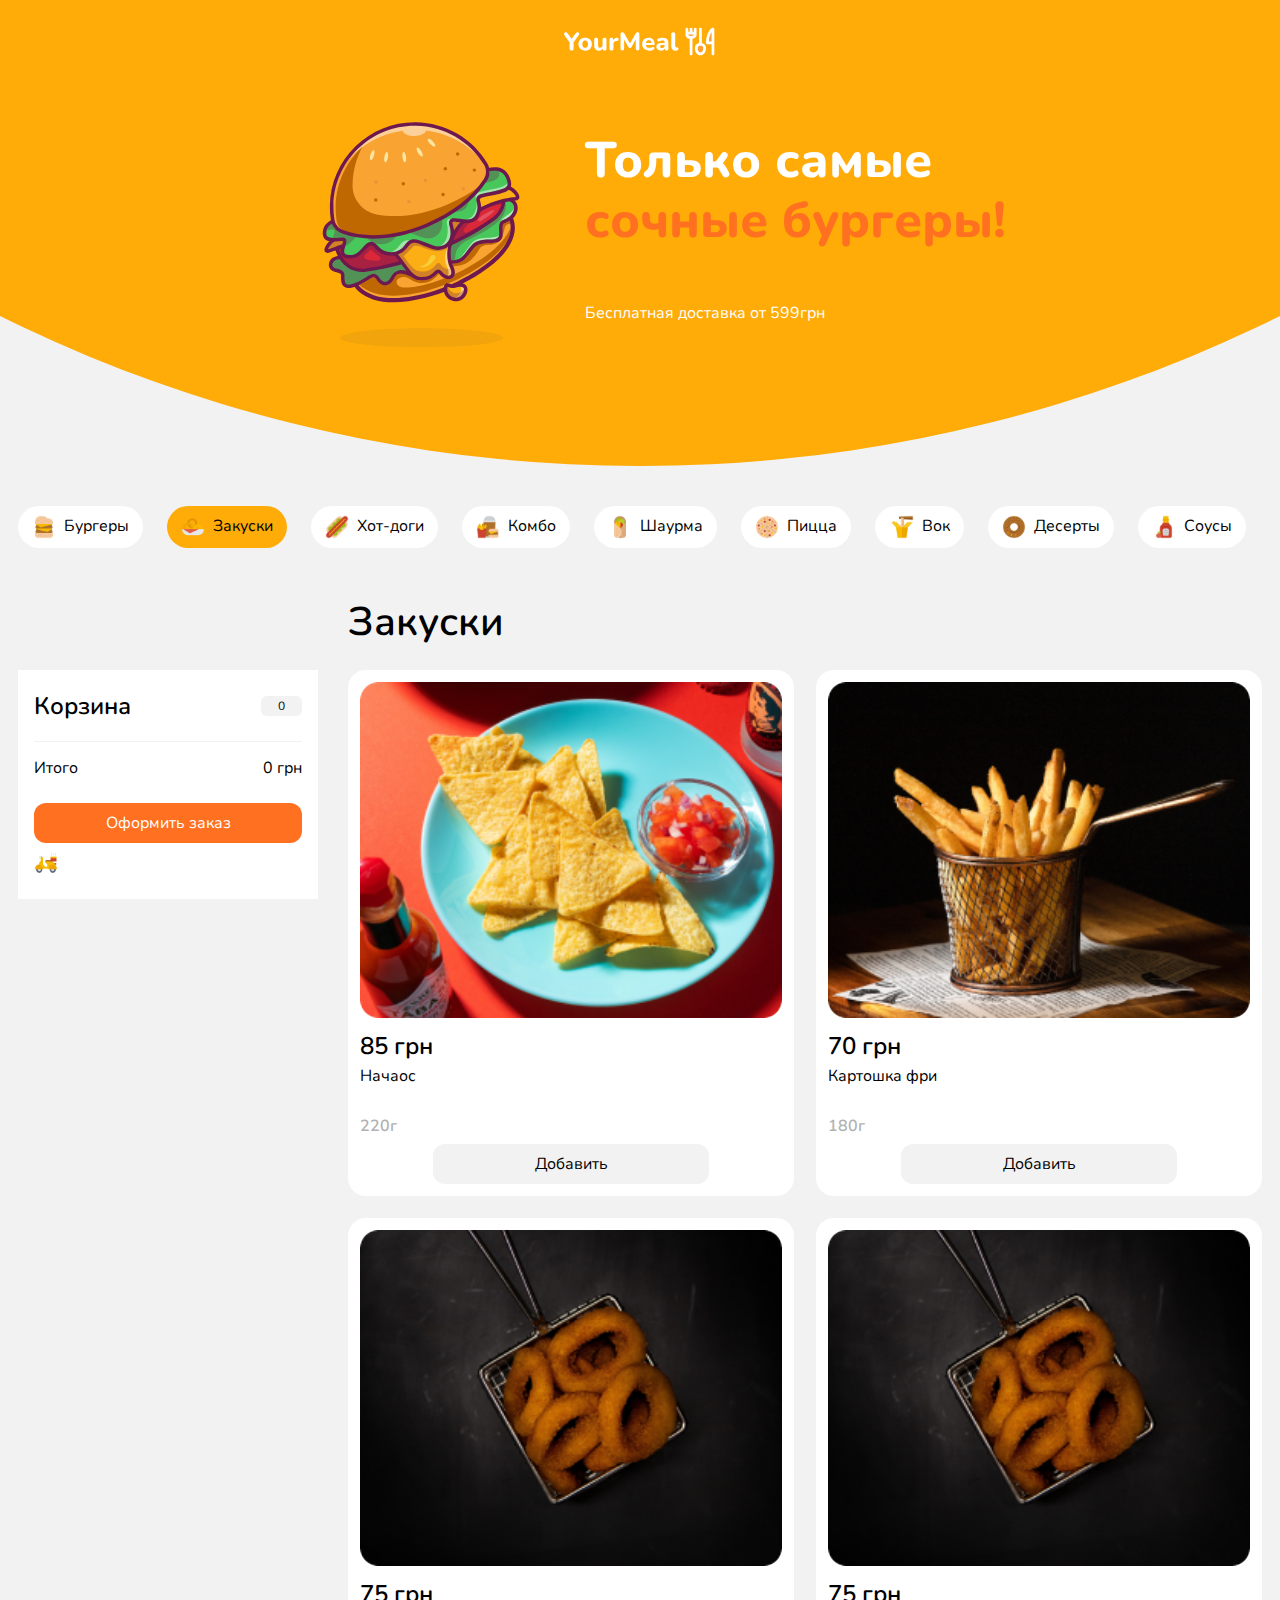
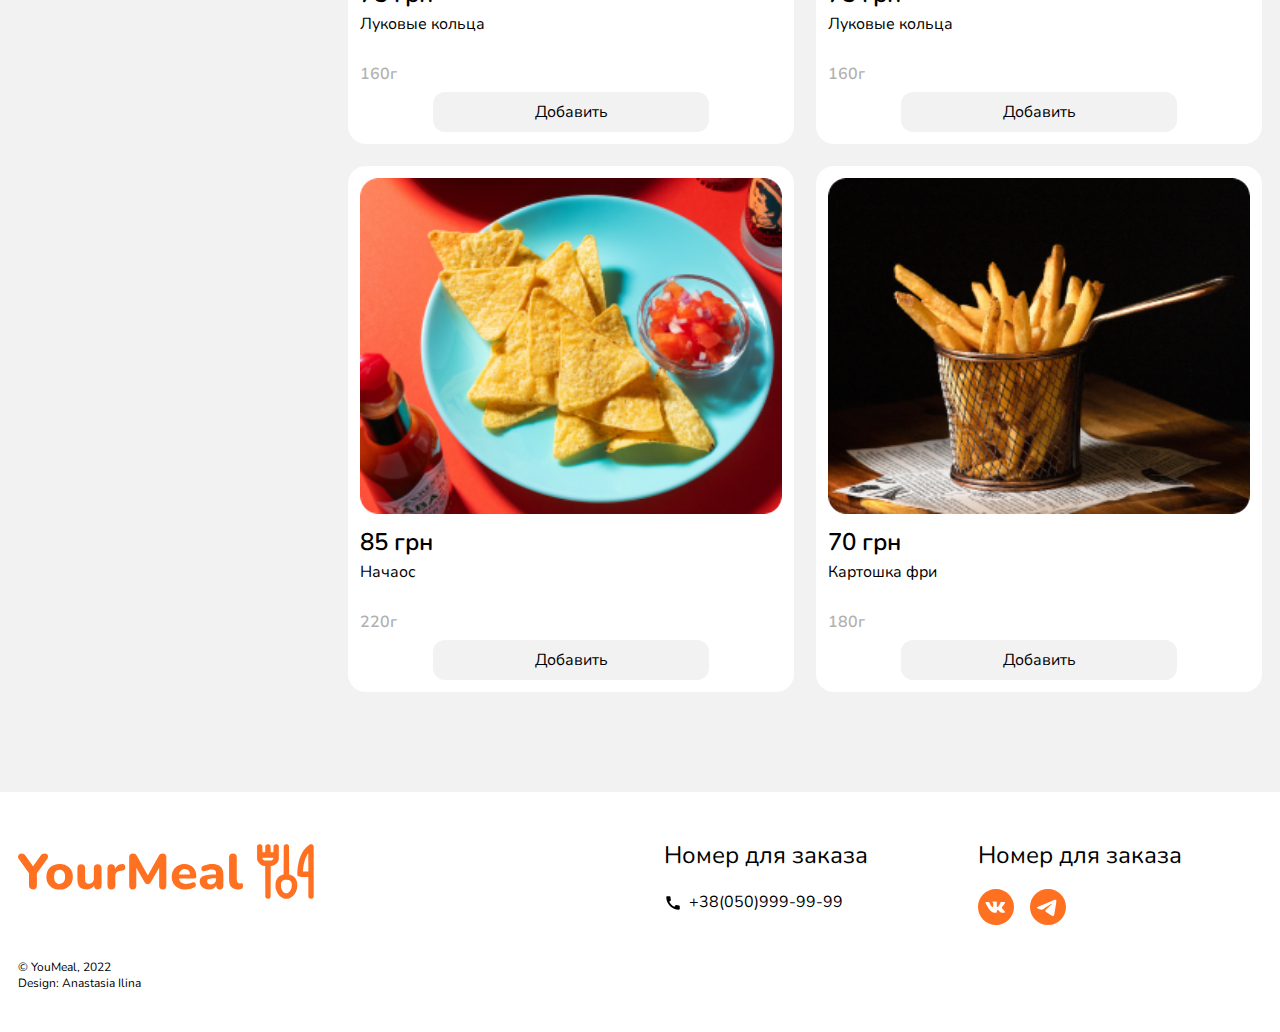
<file: snacks.html>
<!DOCTYPE html>
<html lang="en">
        <head>
        <meta charset="UTF-8">
        <meta http-equiv="X-UA-Compatible" content="IE=edge">
        <meta name="viewport" content="width=device-width, initial-scale=1.0">
        <link rel="stylesheet" href="css/style.min.css">
        <title>Снеки</title>
    </head>
    <body>
        <header>
    
</header>
        <main class="page">
            <section class="page__main main">
                <div class="main__container">
                    <div class="main__wrapper">
                        <div class="main__logo">
                            <a href="/">
                                <img src="img/logo.svg" alt="logo">
                            </a>
                        </div>
                        <div class="main__content content-main">
                            <div class="content-main__pic">
                                <img class="content-main___img" src="img/pic-burger.svg" alt="burger">
                            </div>
                            <div class="content-main__label">
                                <div class="">
                                    <h1 class="content-main__title">
                                        Только самые
                                    </h1>
                                    <h1 class="content-main__title content-main__title-red"> 
                                        сочные бургеры!
                                    </h1>
                                </div>
                                <div class="content-main__text">Бесплатная доставка от 599грн</div>
                            </div>
                        </div>
                    </div>
                </div>
            </section>
            <section class="page__menu menu">
                <div class="menu__container _container">
                    <div class="menu__navigation naigation-menu">
    <ul class="navigation-menu__list">
        <li class="navigation-menu__item">
            <a 
                class="_btn__sm" 
                href="index.html"
                data-link="index"
            >
                <img 
                    class="navigation-menu__img"
                    src="img/icon/burger.svg" 
                    alt="icon"
                >
                <p>Бургеры</p>
            </a>
        </li>
        <li class="navigation-menu__item">
            <a 
                class="_btn__sm" 
                href="snacks.html"
                data-link="snacks"
            >
                <img 
                    class="navigation-menu__img"
                    src="img/icon/onion.svg" 
                    alt="icon"
                >
                <p>Закуски</p>
            </a>
        </li>
        <li class="navigation-menu__item">
            <a 
                class="_btn__sm" 
                href="hotdog.html"
                data-link="hotdog"
            >
                <img 
                    class="navigation-menu__img"
                    src="img/icon/hot-dog.svg" 
                    alt="icon"
                >
                <p>Хот-доги</p>
            </a>
        </li>
        <li class="navigation-menu__item">
            <a 
                class="_btn__sm" 
                href="combo.html"
                data-link="combo"
            >
                <img 
                    class="navigation-menu__img"
                    src="img/icon/combo.svg" 
                    alt="icon"
                >
                <p>Комбо</p>
            </a>
        </li>
        <li class="navigation-menu__item">
            <a 
                class="_btn__sm" 
                href="shawarma.html"
                data-link="shawarma"
            >
                <img 
                    class="navigation-menu__img"
                    src="img/icon/shawarma.svg" 
                    alt="icon"
                >
                <p>Шаурма</p>
            </a>
        </li>
        <li class="navigation-menu__item">
            <a 
                class="_btn__sm" 
                href="pizza.html"
                data-link="pizza"
                >
                <img 
                    class="navigation-menu__img"
                    src="img/icon/pizza.svg" 
                    alt="icon"
                >
                <p>Пицца</p>
            </a>
        </li>
        <li class="navigation-menu__item">
            <a 
                class="_btn__sm" 
                href="wok.html"
                data-link="wok" 
            >
                <img 
                    class="navigation-menu__img"
                    src="img/icon/vermicelli.svg" 
                    alt="icon"
                >
                <p>Вок</p>
            </a>
        </li>
        <li class="navigation-menu__item">
            <a 
                class="_btn__sm" 
                href="desert.html"
                data-link="desert"
            >
                <img 
                    class="navigation-menu__img"
                    src="img/icon/donut.svg" 
                    alt="icon"
                >
                <p>Десерты</p>
            </a>
        </li>
        <li class="navigation-menu__item">
            <a 
                class="_btn__sm" 
                href="sauce.html"
                data-link="sauce"
            >
                <img 
                    class="navigation-menu__img"
                    src="img/icon/sauce.svg" 
                    alt="icon"
                >
                <p>Соусы</p>
            </a>
        </li>
    </ul>
</div>
                    <div class="menu__wrapper">
                        <div class="menu__cart cart-menu">
    <div class="cart-menu__container">
        <div class="cart-menu__head">
            <h3 class="cart-menu__title">Корзина</h3>
            <div class="cart-menu__all-qty">
                4
            </div>
        </div>

        <div class="cart-menu__list">
        </div>

        <div class="cart-menu__total">
            <p class="cart-menu__total-title">Итого</p>
            <div class="cart-menu__total-cost">
                123
                <span>грн</span>
            </div>
        </div>
        <div class="cart-menu__buy buy-cart">
            <button class="_btn _btn__md _bg__orange">Оформить заказ</button>
        </div>
        <div class="cart-menu__delivery">
            <img src="img/icon/delivery.svg" alt="delivery">
        </div>

    </div>
</div>
                        <div class="menu__mobile mobile-menu">
                            <button class="mobile-menu__btn">Корзина</button>
                            <p class="mobile-menu__qty">0</p>
                        </div>

                        <div class="menu__content content-menu">
                            <h1 class="content-menu__title">Закуски</h1>
                            <div class="content-menu__list list-menu">
                                <div data-pid="7" class="list-menu__item">
                                    <div class="list-menu__img _ibg">
                                        <img src="img/product/snack1.png" alt="img">
                                    </div>
                                    <div class="list-menu__content">
                                        <h3 class="list-menu__title">85 грн</h3>
                                        <p class="list-menu__text">Начаос</p>
                                        <p class="list-menu__subtitle">220г</p>
                                    </div>
                                    <div class="list-menu__btn _btn _btn__lg _bg__gray">Добавить</div>
                                </div>
                                <div  data-pid="8" class="list-menu__item">
                                    <div class="list-menu__img _ibg">
                                        <img src="img/product/snack2.png" alt="img">
                                    </div>
                                    <div class="list-menu__content">
                                        <h3 class="list-menu__title">70 грн</h3>
                                        <p class="list-menu__text">Картошка фри</p>
                                        <p class="list-menu__subtitle">180г</p>
                                    </div>
                                    <div class="list-menu__btn _btn _btn__lg _bg__gray">Добавить</div>
                                </div>
                                <div data-pid="9" class="list-menu__item">
                                    <div class="list-menu__img _ibg">
                                        <img src="img/product/snack3.png" alt="img">
                                    </div>
                                    <div class="list-menu__content">
                                        <h3 class="list-menu__title">75 грн</h3>
                                        <p class="list-menu__text">Луковые кольца</p>
                                        <p class="list-menu__subtitle">160г</p>
                                    </div>
                                    <div class="list-menu__btn _btn _btn__lg _bg__gray">Добавить</div>
                                </div>
                                <div data-pid="10" class="list-menu__item">
                                    <div class="list-menu__img _ibg">
                                        <img src="img/product/snack3.png" alt="img">
                                    </div>
                                    <div class="list-menu__content">
                                        <h3 class="list-menu__title">75 грн</h3>
                                        <p class="list-menu__text">Луковые кольца</p>
                                        <p class="list-menu__subtitle">160г</p>
                                    </div>
                                    <div class="list-menu__btn _btn _btn__lg _bg__gray">Добавить</div>
                                </div>
                                <div data-pid="11" class="list-menu__item">
                                    <div class="list-menu__img _ibg">
                                        <img src="img/product/snack1.png" alt="img">
                                    </div>
                                    <div class="list-menu__content">
                                        <h3 class="list-menu__title">85 грн</h3>
                                        <p class="list-menu__text">Начаос</p>
                                        <p class="list-menu__subtitle">220г</p>
                                    </div>
                                    <div class="list-menu__btn _btn _btn__lg _bg__gray">Добавить</div>
                                </div>
                                <div data-pid="12" class="list-menu__item">
                                    <div class="list-menu__img _ibg">
                                        <img src="img/product/snack2.png" alt="img">
                                    </div>
                                    <div class="list-menu__content">
                                        <h3 class="list-menu__title">70 грн</h3>
                                        <p class="list-menu__text">Картошка фри</p>
                                        <p class="list-menu__subtitle">180г</p>
                                    </div>
                                    <div class="list-menu__btn _btn _btn__lg _bg__gray">Добавить</div>
                                </div>
                            </div>
                        </div>
                    </div>
                </div>
            </section>
            <div class="modal-info">
</div>
            <div class="modal-delivery">
    <div class="moda-delivery__body">
        <div class="modal-delivery__picture">
            <div class="modal-delivery__img _ibg">
                <img src="img/donut.svg" alt="donut">
            </div>
        </div>
        <div class="modal-delivery__content">
            <h1 class="modal-delivery__title">Доставка</h1>
            <form class="modal-delivery__form delivey-form">
                <input 
                    class="delivey-form__input delivey-form__input-width" 
                    type="text" 
                    placeholder="Ваше имя"
                    name="name"
                >
                <input 
                    class="delivey-form__input delivey-form__input-width" 
                    type="text" 
                    placeholder="Телефон"
                    name="phone"
                >
                <div class="delivery-form__radio_wrapper">
                    <div class="delivery-form__radio">
                        <label class="container">Самовывоз
                            <input 
                                type="radio" 
                                name="delivery" 
                                data-delivery="pickup"
                                checked
                            >
                            <span class="checkmark"></span>
                        </label>
                    </div>
                    <div class="delivery-form__radio">
                        <label class="container">Доставка
                            <input 
                                type="radio" 
                                name="delivery" 
                                data-delivery="delivery"
                            >
                            <span class="checkmark"></span>
                        </label>
                    </div>
                </div>

                <div class="delivery-form__adress">
                    <input 
                        class="delivey-form__input delivey-form__input-width" 
                        type="text" 
                        placeholder="Улица, дом, квартира"
                        name="floor"
                    >
                    <div class="delivery-form__adress-inner">
                        <input 
                            class="delivey-form__input" 
                            type="text" 
                            placeholder="Этаж"
                            name="street"
                        >
                        <input 
                            class="delivey-form__input" 
                            type="text" 
                            placeholder="Домофон"
                            name="street"
                        >
                    </div>
                </div>
                <button 
                    type="submit"
                    class="_btn _btn__lg  _bg__orange delivery-form__submit"
                >
                    Оформить
                </button>
            </form>

            <button class="modal-delivery__close">
                <img src="img/icon/close.svg" alt="close">
            </button>
        </div>
    </div>
</div>
        </main>
        <footer class="footer">
    <div class="footer__container _container">
        <div class="footer__body">
            <div class="footer__info info-footer">
                <a href="#" class="info-footer__logo _ibg">
                    <img src="img/icon/footer-logo.svg" alt="footer-logo">
                </a>
                <div class="info-footer__copyright">
                    <p>&copy; YouMeal, 2022</p>
                    <p>Design: Anastasia Ilina</p>
                </div>
            </div>
            <div 
                class="footer__contact contact-footer"
                data-da=".info-footer, 1023, 1"
            >
                <div class="contact-footer__item">
                    <h3 class="contact-footer__title">Номер для заказа</h3>
                    <div class="contact-footer__phone">
                        <img src="img/icon/phone.svg" alt="phone">
                        <p>+38(050)999-99-99</p>
                    </div>
                </div>
                <div class="contact-footer__item">
                    <h3 class="contact-footer__title">Номер для заказа</h3>
                    <div class="contact-footer__social">
                        <a class="contact-footer__icon" href="#">
                            <img src="img/icon/vk.svg" alt="vk">
                        </a>
                        <a class="contact-footer__icon" href="#">
                            <img src="img/icon/telegram.svg" alt="telegram">
                        </a>
                    </div>
                </div>
            </div>
        </div>
    </div>
</footer>
        <script src="js/app.min.js"></script> 
    </body>
</html>
</file>
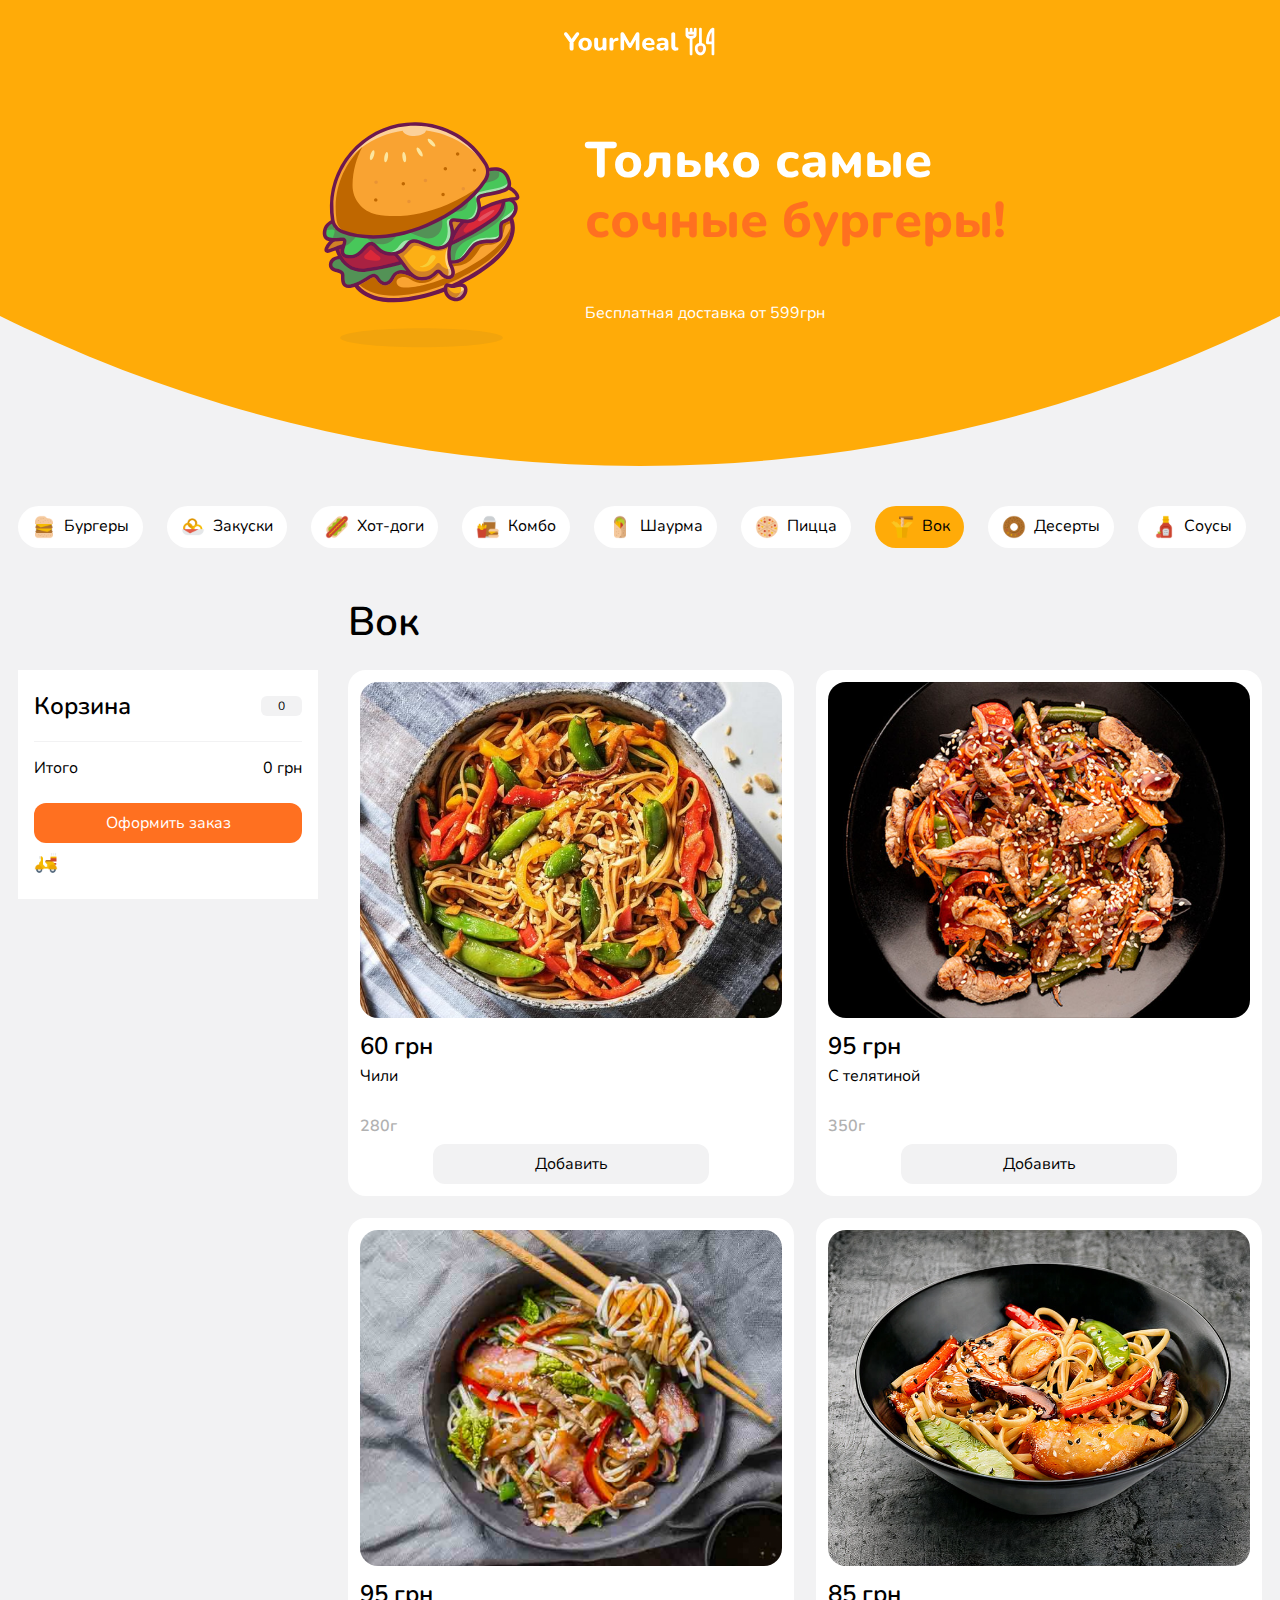
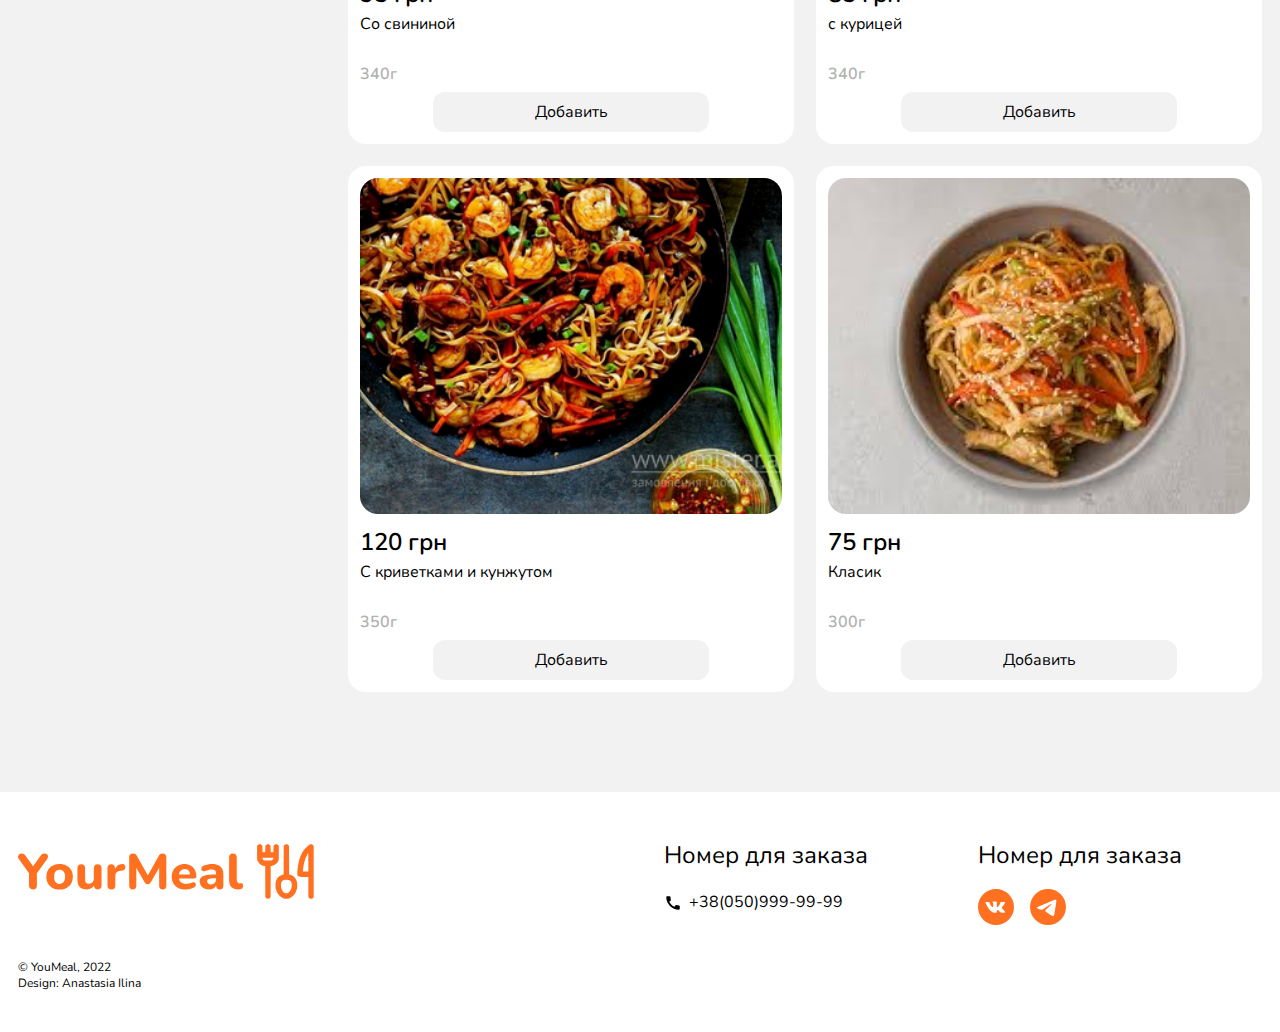
<file: wok.html>
<!DOCTYPE html>
<html lang="en">
        <head>
        <meta charset="UTF-8">
        <meta http-equiv="X-UA-Compatible" content="IE=edge">
        <meta name="viewport" content="width=device-width, initial-scale=1.0">
        <link rel="stylesheet" href="css/style.min.css">
        <title>Вок</title>
    </head>
    <body>
        <header>
    
</header>
        <main class="page">
            <section class="page__main main">
                <div class="main__container">
                    <div class="main__wrapper">
                        <div class="main__logo">
                            <a href="/">
                                <img src="img/logo.svg" alt="logo">
                            </a>
                        </div>
                        <div class="main__content content-main">
                            <div class="content-main__pic">
                                <img class="content-main___img" src="img/pic-burger.svg" alt="burger">
                            </div>
                            <div class="content-main__label">
                                <div class="">
                                    <h1 class="content-main__title">
                                        Только самые
                                    </h1>
                                    <h1 class="content-main__title content-main__title-red"> 
                                        сочные бургеры!
                                    </h1>
                                </div>
                                <div class="content-main__text">Бесплатная доставка от 599грн</div>
                            </div>
                        </div>
                    </div>
                </div>
            </section>
            <section class="page__menu menu">
                <div class="menu__container _container">
                    <div class="menu__navigation naigation-menu">
    <ul class="navigation-menu__list">
        <li class="navigation-menu__item">
            <a 
                class="_btn__sm" 
                href="index.html"
                data-link="index"
            >
                <img 
                    class="navigation-menu__img"
                    src="img/icon/burger.svg" 
                    alt="icon"
                >
                <p>Бургеры</p>
            </a>
        </li>
        <li class="navigation-menu__item">
            <a 
                class="_btn__sm" 
                href="snacks.html"
                data-link="snacks"
            >
                <img 
                    class="navigation-menu__img"
                    src="img/icon/onion.svg" 
                    alt="icon"
                >
                <p>Закуски</p>
            </a>
        </li>
        <li class="navigation-menu__item">
            <a 
                class="_btn__sm" 
                href="hotdog.html"
                data-link="hotdog"
            >
                <img 
                    class="navigation-menu__img"
                    src="img/icon/hot-dog.svg" 
                    alt="icon"
                >
                <p>Хот-доги</p>
            </a>
        </li>
        <li class="navigation-menu__item">
            <a 
                class="_btn__sm" 
                href="combo.html"
                data-link="combo"
            >
                <img 
                    class="navigation-menu__img"
                    src="img/icon/combo.svg" 
                    alt="icon"
                >
                <p>Комбо</p>
            </a>
        </li>
        <li class="navigation-menu__item">
            <a 
                class="_btn__sm" 
                href="shawarma.html"
                data-link="shawarma"
            >
                <img 
                    class="navigation-menu__img"
                    src="img/icon/shawarma.svg" 
                    alt="icon"
                >
                <p>Шаурма</p>
            </a>
        </li>
        <li class="navigation-menu__item">
            <a 
                class="_btn__sm" 
                href="pizza.html"
                data-link="pizza"
                >
                <img 
                    class="navigation-menu__img"
                    src="img/icon/pizza.svg" 
                    alt="icon"
                >
                <p>Пицца</p>
            </a>
        </li>
        <li class="navigation-menu__item">
            <a 
                class="_btn__sm" 
                href="wok.html"
                data-link="wok" 
            >
                <img 
                    class="navigation-menu__img"
                    src="img/icon/vermicelli.svg" 
                    alt="icon"
                >
                <p>Вок</p>
            </a>
        </li>
        <li class="navigation-menu__item">
            <a 
                class="_btn__sm" 
                href="desert.html"
                data-link="desert"
            >
                <img 
                    class="navigation-menu__img"
                    src="img/icon/donut.svg" 
                    alt="icon"
                >
                <p>Десерты</p>
            </a>
        </li>
        <li class="navigation-menu__item">
            <a 
                class="_btn__sm" 
                href="sauce.html"
                data-link="sauce"
            >
                <img 
                    class="navigation-menu__img"
                    src="img/icon/sauce.svg" 
                    alt="icon"
                >
                <p>Соусы</p>
            </a>
        </li>
    </ul>
</div>
                    <div class="menu__wrapper">
                        <div class="menu__cart cart-menu">
    <div class="cart-menu__container">
        <div class="cart-menu__head">
            <h3 class="cart-menu__title">Корзина</h3>
            <div class="cart-menu__all-qty">
                4
            </div>
        </div>

        <div class="cart-menu__list">
        </div>

        <div class="cart-menu__total">
            <p class="cart-menu__total-title">Итого</p>
            <div class="cart-menu__total-cost">
                123
                <span>грн</span>
            </div>
        </div>
        <div class="cart-menu__buy buy-cart">
            <button class="_btn _btn__md _bg__orange">Оформить заказ</button>
        </div>
        <div class="cart-menu__delivery">
            <img src="img/icon/delivery.svg" alt="delivery">
        </div>

    </div>
</div>
                        <div class="menu__mobile mobile-menu">
                            <button class="mobile-menu__btn">Корзина</button>
                            <p class="mobile-menu__qty">0</p>
                        </div>

                        <div class="menu__content content-menu">
                            <h1 class="content-menu__title">Вок</h1>
                            <div class="content-menu__list list-menu">
                                <div data-pid="34" class="list-menu__item">
                                    <div class="list-menu__img _ibg">
                                        <img src="img/product/wok1.jpg" alt="img">
                                    </div>
                                    <div class="list-menu__content">
                                        <h3 class="list-menu__title">60 грн</h3>
                                        <p class="list-menu__text">Чили</p>
                                        <p class="list-menu__subtitle">280г</p>
                                    </div>
                                    <div class="list-menu__btn _btn _btn__lg _bg__gray">Добавить</div>
                                </div>
                                <div data-pid="35" class="list-menu__item">
                                    <div class="list-menu__img _ibg">
                                        <img src="img/product/wok2.jpg" alt="img">
                                    </div>
                                    <div class="list-menu__content">
                                        <h3 class="list-menu__title">95 грн</h3>
                                        <p class="list-menu__text">С телятиной</p>
                                        <p class="list-menu__subtitle">350г</p>
                                    </div>
                                    <div class="list-menu__btn _btn _btn__lg _bg__gray">Добавить</div>
                                </div>
                                <div data-pid="36" class="list-menu__item">
                                    <div class="list-menu__img _ibg">
                                        <img src="img/product/wok3.jpg" alt="img">
                                    </div>
                                    <div class="list-menu__content">
                                        <h3 class="list-menu__title">95 грн</h3>
                                        <p class="list-menu__text">Со свининой</p>
                                        <p class="list-menu__subtitle">340г</p>
                                    </div>
                                    <div class="list-menu__btn _btn _btn__lg _bg__gray">Добавить</div>
                                </div>
                                <div data-pid="37" class="list-menu__item">
                                    <div class="list-menu__img _ibg">
                                        <img src="img/product/wok4.jpg" alt="img">
                                    </div>
                                    <div class="list-menu__content">
                                        <h3 class="list-menu__title">85 грн</h3>
                                        <p class="list-menu__text">с курицей</p>
                                        <p class="list-menu__subtitle">340г</p>
                                    </div>
                                    <div class="list-menu__btn _btn _btn__lg _bg__gray">Добавить</div>
                                </div>
                                <div data-pid="38" class="list-menu__item">
                                    <div class="list-menu__img _ibg">
                                        <img src="img/product/wok5.png" alt="img">
                                    </div>
                                    <div class="list-menu__content">
                                        <h3 class="list-menu__title">120 грн</h3>
                                        <p class="list-menu__text">С криветками и кунжутом</p>
                                        <p class="list-menu__subtitle">350г</p>
                                    </div>
                                    <div class="list-menu__btn _btn _btn__lg _bg__gray">Добавить</div>
                                </div>
                                <div data-pid="39" class="list-menu__item">
                                    <div class="list-menu__img _ibg">
                                        <img src="img/product/wok6.jpeg" alt="img">
                                    </div>
                                    <div class="list-menu__content">
                                        <h3 class="list-menu__title">75 грн</h3>
                                        <p class="list-menu__text">Класик</p>
                                        <p class="list-menu__subtitle">300г</p>
                                    </div>
                                    <div class="list-menu__btn _btn _btn__lg _bg__gray">Добавить</div>
                                </div>
                            </div>
                        </div>
                    </div>
                </div>
            </section>
            <div class="modal-info">
</div>
            <div class="modal-delivery">
    <div class="moda-delivery__body">
        <div class="modal-delivery__picture">
            <div class="modal-delivery__img _ibg">
                <img src="img/donut.svg" alt="donut">
            </div>
        </div>
        <div class="modal-delivery__content">
            <h1 class="modal-delivery__title">Доставка</h1>
            <form class="modal-delivery__form delivey-form">
                <input 
                    class="delivey-form__input delivey-form__input-width" 
                    type="text" 
                    placeholder="Ваше имя"
                    name="name"
                >
                <input 
                    class="delivey-form__input delivey-form__input-width" 
                    type="text" 
                    placeholder="Телефон"
                    name="phone"
                >
                <div class="delivery-form__radio_wrapper">
                    <div class="delivery-form__radio">
                        <label class="container">Самовывоз
                            <input 
                                type="radio" 
                                name="delivery" 
                                data-delivery="pickup"
                                checked
                            >
                            <span class="checkmark"></span>
                        </label>
                    </div>
                    <div class="delivery-form__radio">
                        <label class="container">Доставка
                            <input 
                                type="radio" 
                                name="delivery" 
                                data-delivery="delivery"
                            >
                            <span class="checkmark"></span>
                        </label>
                    </div>
                </div>

                <div class="delivery-form__adress">
                    <input 
                        class="delivey-form__input delivey-form__input-width" 
                        type="text" 
                        placeholder="Улица, дом, квартира"
                        name="floor"
                    >
                    <div class="delivery-form__adress-inner">
                        <input 
                            class="delivey-form__input" 
                            type="text" 
                            placeholder="Этаж"
                            name="street"
                        >
                        <input 
                            class="delivey-form__input" 
                            type="text" 
                            placeholder="Домофон"
                            name="street"
                        >
                    </div>
                </div>
                <button 
                    type="submit"
                    class="_btn _btn__lg  _bg__orange delivery-form__submit"
                >
                    Оформить
                </button>
            </form>

            <button class="modal-delivery__close">
                <img src="img/icon/close.svg" alt="close">
            </button>
        </div>
    </div>
</div>
        </main>
        <footer class="footer">
    <div class="footer__container _container">
        <div class="footer__body">
            <div class="footer__info info-footer">
                <a href="#" class="info-footer__logo _ibg">
                    <img src="img/icon/footer-logo.svg" alt="footer-logo">
                </a>
                <div class="info-footer__copyright">
                    <p>&copy; YouMeal, 2022</p>
                    <p>Design: Anastasia Ilina</p>
                </div>
            </div>
            <div 
                class="footer__contact contact-footer"
                data-da=".info-footer, 1023, 1"
            >
                <div class="contact-footer__item">
                    <h3 class="contact-footer__title">Номер для заказа</h3>
                    <div class="contact-footer__phone">
                        <img src="img/icon/phone.svg" alt="phone">
                        <p>+38(050)999-99-99</p>
                    </div>
                </div>
                <div class="contact-footer__item">
                    <h3 class="contact-footer__title">Номер для заказа</h3>
                    <div class="contact-footer__social">
                        <a class="contact-footer__icon" href="#">
                            <img src="img/icon/vk.svg" alt="vk">
                        </a>
                        <a class="contact-footer__icon" href="#">
                            <img src="img/icon/telegram.svg" alt="telegram">
                        </a>
                    </div>
                </div>
            </div>
        </div>
    </div>
</footer>
        <script src="js/app.min.js"></script> 
    </body>
</html>
</file>
<file: css/style.min.css>
@charset "UTF-8";
@font-face {
  font-family: Nunito;
  font-display: swap;
  src: url("../fonts/Nunito-ExtraBold.woff2") format("woff2"), url("../fonts/Nunito.woff") format("woff");
  font-weight: 800;
  font-style: normal;
}
@font-face {
  font-family: Nunito;
  font-display: swap;
  src: url("../fonts/Nunito-SemiBold.woff2") format("woff2"), url("../fonts/Nunito.woff") format("woff");
  font-weight: 600;
  font-style: normal;
}
@font-face {
  font-family: Nunito;
  font-display: swap;
  src: url("../fonts/Nunito-Regular.woff2") format("woff2"), url("../fonts/Nunito.woff") format("woff");
  font-weight: 400;
  font-style: normal;
}
/* Указываем box sizing */
*,
*::before,
*::after {
  box-sizing: border-box;
}

/* Убираем внутренние отступы */
ul[class],
ol[class] {
  padding: 0;
}

/* Убираем внешние отступы */
body,
h1,
h2,
h3,
h4,
p,
ul[class],
ol[class],
li,
figure,
figcaption,
blockquote,
dl,
dd {
  margin: 0;
}

/* Выставляем основные настройки по-умолчанию для body */
body {
  min-height: 100vh;
  scroll-behavior: smooth;
  text-rendering: optimizeSpeed;
  line-height: 1.5;
}

/* Удаляем стандартную стилизацию для всех ul и il, у которых есть атрибут class*/
ul[class],
ol[class] {
  list-style: none;
}

/* Элементы a, у которых нет класса, сбрасываем до дефолтных стилей */
a:not([class]) {
  text-decoration-skip-ink: auto;
}

/* Упрощаем работу с изображениями */
img {
  max-width: 100%;
  display: block;
}

/* Указываем понятную периодичность в потоке данных у article*/
article > * + * {
  margin-top: 1em;
}

/* Наследуем шрифты для инпутов и кнопок */
input,
button,
textarea,
select {
  font: inherit;
}

a {
  text-decoration: none;
}

button {
  border: none;
  margin: 0;
  padding: 0;
  background-color: transparent;
}

input {
  margin: 0;
  padding: 0;
  border: none;
  background: transparent;
}
input:active, input:focus {
  outline: none;
}

/* Удаляем все анимации и переходы для людей, которые предпочитай их не использовать */
@media (prefers-reduced-motion: reduce) {
  * {
    animation-duration: 0.01ms !important;
    animation-iteration-count: 1 !important;
    transition-duration: 0.01ms !important;
    scroll-behavior: auto !important;
  }
}
.page {
  overflow: hidden;
  flex: 1 0 auto;
  background-color: #F2F2F3;
  padding-bottom: 10rem;
  position: relative;
}
@media (max-width: 1023.98px) {
  .page {
    padding-bottom: 8rem;
  }
}

html {
  font-size: 10px;
  font-family: Nunito;
}

body {
  display: flex;
  flex-direction: column;
}
body._modal {
  overflow: hidden;
  position: relative;
}
body._modal::before {
  content: "";
  position: absolute;
  top: 0;
  left: 0;
  right: 0;
  z-index: 4;
  height: 100%;
  background-color: rgba(0, 0, 0, 0.7);
}

._container {
  max-width: 1310px;
  padding: 0 1.8rem;
  margin: 0 auto;
}
@media (max-width: 1023.98px) {
  ._container {
    padding: 0 6.4rem;
  }
}
@media (max-width: 767.98px) {
  ._container {
    padding: 0 1rem;
  }
}

._ibg {
  position: relative;
  overflow: hidden;
}
._ibg img {
  position: absolute;
  object-fit: cover;
  top: 0;
  left: 0;
  width: 100%;
  height: 100%;
}

._text__1 {
  overflow: hidden;
  text-overflow: ellipsis;
  display: -moz-box;
  -moz-box-orient: vertical;
  display: -webkit-box;
  -webkit-line-clamp: 1;
  -webkit-box-orient: vertical;
  line-clamp: 1;
  box-orient: vertical;
}

.icon-menu {
  display: none;
}
@media (max-width: 767.98px) {
  .icon-menu {
    display: block;
    position: absolute;
    top: 50%;
    right: 16px;
    height: 16px;
    cursor: pointer;
    z-index: 5;
    transform: translate(0, -50%);
    width: 4.6rem;
  }
  .icon-menu span {
    transition: all 0.3s ease 0s;
    -webkit-transition: all 0.3s ease 0s;
    -moz-transition: all 0.3s ease 0s;
    -ms-transition: all 0.3s ease 0s;
    -o-transition: all 0.3s ease 0s;
    top: calc(50% - 1px);
    position: absolute;
    width: 100%;
    height: 2px;
    background-color: #fff;
  }
  .icon-menu span:first-child {
    top: 0px;
  }
  .icon-menu span:last-child {
    top: auto;
    bottom: 0px;
  }
  .icon-menu._active span {
    transform: scale(0);
    -webkit-transform: scale(0);
    -moz-transform: scale(0);
    -ms-transform: scale(0);
    -o-transform: scale(0);
  }
  .icon-menu._active span:first-child {
    transform: rotate(-45deg);
    -webkit-transform: rotate(-45deg);
    -moz-transform: rotate(-45deg);
    -ms-transform: rotate(-45deg);
    -o-transform: rotate(-45deg);
    top: calc(50% - 1px);
  }
  .icon-menu._active span:last-child {
    transform: rotate(45deg);
    -webkit-transform: rotate(45deg);
    -moz-transform: rotate(45deg);
    -ms-transform: rotate(45deg);
    -o-transform: rotate(45deg);
    bottom: calc(50% - 1px);
  }
}

._btn {
  padding: 1.2rem 0;
  margin: 0 auto;
  font-size: 1.6rem;
  font-weight: 400;
  line-height: 100%;
  border-radius: 1.2rem;
  cursor: pointer;
  text-align: center;
}
@media (max-width: 1023.98px) {
  ._btn {
    font-size: 1.2rem;
  }
}

._btn__lg {
  max-width: 27.6rem;
  width: 100%;
}
@media (max-width: 1023.98px) {
  ._btn__lg {
    padding: 0.9rem 0;
  }
}

._btn__md {
  width: 26.8rem;
  color: #fff;
}

._btn__sm {
  width: 100%;
  padding: 0.9rem 1.4rem;
  margin: 0 auto;
  border-radius: 5rem;
  font-size: 1.6rem;
  font-weight: 400;
  line-height: 137.5%;
  color: #000000;
  display: flex;
  justify-content: center;
  align-items: center;
  background-color: #fff;
  transition: all 0.3s ease 0s;
}
@media (any-hover: hover) {
  ._btn__sm:hover {
    background-color: #FFAB08;
  }
}

._social {
  width: 3.6rem;
  height: 3.6rem;
  display: flex;
  align-items: center;
  justify-content: center;
}

._bg__yellow {
  background-color: #FFAB08;
  transition: all 0.3s ease 0s;
}
@media (any-hover: hover) {
  ._bg__yellow:hover {
    background-color: #d48c00;
  }
}

._bg__orange {
  background-color: #FF7020;
  transition: all 0.3s ease 0s;
  color: #fff;
}
@media (any-hover: hover) {
  ._bg__orange:hover {
    background-color: #ec5500;
  }
}

._bg__graylight {
  background-color: #F9F9F9;
  transition: all 0.3s ease 0s;
}
@media (any-hover: hover) {
  ._bg__graylight:hover {
    background-color: #e0e0e0;
  }
}

._bg__gray {
  background-color: #F2F2F3;
  transition: all 0.3s ease 0s;
}
@media (any-hover: hover) {
  ._bg__gray:hover {
    background-color: #d7d7db;
  }
}

._text {
  font-size: 1.2rem;
  font-weight: 400;
  line-height: 133%;
  color: #000000;
}

.main {
  width: 100%;
  height: 46.6rem;
  position: relative;
}
@media (max-width: 1023.98px) {
  .main {
    height: 34.9rem;
  }
}
@media (max-width: 767.98px) {
  .main {
    height: 45.9rem;
  }
}
.main::before {
  content: "";
  width: 288rem;
  height: 288rem;
  background-color: #FFAB08;
  border-radius: 50%;
  position: absolute;
  bottom: 0;
  left: 50%;
  z-index: 0;
  transform: translateX(-50%);
}
@media (max-width: 1023.98px) {
  .main::before {
    width: 254rem;
    height: 254rem;
  }
}
@media (max-width: 375.98px) {
  .main::before {
    width: 61.1rem;
    height: 61.1rem;
  }
}
.main .main__container {
  width: 100%;
  margin: 0 auto;
  padding: 0 1.5rem;
}
.main .main__wrapper {
  padding-top: 2.4rem;
  height: 100%;
  display: flex;
  flex-direction: column;
  align-items: center;
  position: relative;
  z-index: 1;
}
.content-main {
  margin-top: 2.4rem;
  display: flex;
  justify-content: center;
  width: 100%;
}
@media (max-width: 767.98px) {
  .content-main {
    flex-direction: column;
  }
}
.content-main .content-main__pic {
  flex: 0 1 32.6rem;
  display: flex;
  justify-content: center;
}
@media (max-width: 767.98px) {
  .content-main .content-main__pic {
    order: 2;
    margin-top: 1.9rem;
    flex: 0 1 auto;
  }
}
.content-main .content-main___img {
  width: 25.3rem;
  height: 28.99rem;
}
@media (max-width: 1023.98px) {
  .content-main .content-main___img {
    width: 22.7rem;
    height: 22.9rem;
  }
}
@media (max-width: 375.98px) {
  .content-main .content-main___img {
    width: 17.6rem;
    height: 20.3rem;
  }
}
.content-main .content-main__label {
  flex: 0 1 43.7rem;
  display: flex;
  flex-direction: column;
  justify-content: center;
}
@media (max-width: 1023.98px) {
  .content-main .content-main__label {
    justify-content: flex-start;
    margin-top: 2.7rem;
  }
}
@media (max-width: 767.98px) {
  .content-main .content-main__label {
    order: 1;
    flex: 1 1 auto;
    align-items: center;
  }
}
.content-main .content-main__title {
  font-size: 5rem;
  font-weight: 800;
  line-height: 120%;
  color: #fff;
}
@media (max-width: 1023.98px) {
  .content-main .content-main__title {
    font-size: 3.6rem;
  }
}
@media (max-width: 767.98px) {
  .content-main .content-main__title {
    font-size: 3rem;
    text-align: center;
  }
}
.content-main .content-main__title-red {
  color: #FF7020;
}
.content-main .content-main__text {
  font-size: 1.6rem;
  font-weight: 400;
  line-height: 137%;
  color: #fff;
  margin-top: 5.2rem;
}
@media (max-width: 1023.98px) {
  .content-main .content-main__text {
    font-size: 1.2rem;
    margin-top: 2.6rem;
  }
}
@media (max-width: 767.98px) {
  .content-main .content-main__text {
    margin-top: 1.6rem;
  }
}

.menu {
  margin-top: 4rem;
}
.menu .menu__wrapper {
  margin-top: 5rem;
  display: flex;
}
@media (max-width: 1023.98px) {
  .menu .menu__wrapper {
    flex-direction: column;
  }
}
.naigation-menu {
  width: 100%;
}
.naigation-menu .navigation-menu__list {
  display: flex;
}
@media (max-width: 1322px) {
  .naigation-menu .navigation-menu__list {
    overflow-x: scroll;
  }
}
.naigation-menu .navigation-menu__item {
  flex: 0 0 auto;
}
.naigation-menu .navigation-menu__item:not(:last-child) {
  margin-right: 2.4rem;
}
.naigation-menu .navigation-menu__item a {
  cursor: pointer;
  min-width: 8.9rem;
}
.naigation-menu .navigation-menu__item a._active {
  background-color: #FFAB08;
}
.naigation-menu .navigation-menu__item a p {
  font-size: 1.6rem;
  font-weight: 400;
  line-height: 137.5%;
  color: #000000;
  white-space: nowrap;
}
.naigation-menu .navigation-menu__img {
  width: 2.4rem;
  height: 2.4rem;
  margin-right: 0.8rem;
}

.cart-menu {
  flex: 0 0 30rem;
  margin-right: 3rem;
  margin-top: 7.2rem;
}
@media (max-width: 1023.98px) {
  .cart-menu {
    position: fixed;
    top: 50%;
    left: -100%;
    transition: all 0.5s ease 0s;
    margin: 0;
    z-index: 5;
    max-height: 50rem;
    border-radius: 1.8rem;
    overflow-y: scroll;
    transform: translateY(-50%);
  }
  .cart-menu._active {
    left: 0;
  }
}
.cart-menu .cart-menu__container {
  padding: 2.4rem 1.6rem;
  background-color: #fff;
}
.cart-menu .cart-menu__head {
  display: flex;
  justify-content: space-between;
  align-items: center;
  padding-bottom: 2.4rem;
  position: relative;
}
.cart-menu .cart-menu__head::after {
  content: "";
  width: 100%;
  height: 1px;
  background-color: #F2F2F3;
  position: absolute;
  bottom: 0;
  left: 0;
  z-index: 1;
}
.cart-menu .cart-menu__title {
  font-size: 2.4rem;
  font-weight: 600;
  line-height: 100%;
  color: #000000;
}
.cart-menu .cart-menu__all-qty {
  width: 4.1rem;
  height: 2rem;
  border-radius: 0.6rem;
  background-color: #F2F2F3;
  font-size: 1.2rem;
  font-weight: 400;
  line-height: 2rem;
  text-align: center;
}
.cart-menu .cart-menu__total {
  margin-top: 1.6rem;
  display: flex;
  justify-content: space-between;
}
.cart-menu .cart-menu__total-title {
  font-size: 1.6rem;
  font-weight: 400;
  line-height: 130%;
  color: #000000;
}
.cart-menu .cart-menu__total-cost {
  font-size: 1.6rem;
  font-weight: 400;
  line-height: 130%;
  color: #000000;
}
.cart-menu .cart-menu__delivery {
  margin-top: 0.8rem;
  display: flex;
  align-items: center;
}
.cart-menu .cart-menu__delivery p {
  margin-left: 0.8rem;
}

.item-cart {
  padding: 1.6rem 0;
  position: relative;
  display: flex;
  opacity: 1;
  visibility: visible;
  transition: all 0.3s ease 0s;
}
.item-cart._hide {
  opacity: 0;
  visibility: hidden;
}
.item-cart::after {
  content: "";
  width: 100%;
  height: 1px;
  background-color: #F2F2F3;
  position: absolute;
  bottom: 0;
  left: 0;
  z-index: 1;
}
.item-cart .item-cart__img {
  flex: 0 0 23.8805970149%;
  padding-bottom: 19.4029850746%;
  border-radius: 0.8rem;
}
.item-cart .item-cart__content {
  margin-left: 0.6rem;
  display: flex;
  flex-direction: column;
  justify-content: space-between;
  flex: 1 0 auto;
  max-width: 11.5rem;
}
.item-cart .item-cart__title {
  font-size: 1.2rem;
  font-weight: 400;
  line-height: 133%;
  color: #000000;
}
.item-cart .item-cart__text {
  font-size: 1.2rem;
  font-weight: 400;
  line-height: 133%;
  color: #B1B1B1;
  margin-bottom: 0.6rem;
}

.buy-cart {
  margin-top: 2.4rem;
}

.content-menu {
  flex: 1 0 auto;
  display: flex;
  flex-direction: column;
}
.content-menu .content-menu__title {
  font-size: 4rem;
  font-weight: 600;
  line-height: 120%;
  color: #000000;
}
.list-menu {
  display: grid;
  grid-template-columns: repeat(auto-fit, minmax(30rem, 1fr));
  margin-top: 2.4rem;
  gap: 2.2rem;
}
@media (max-width: 1023.98px) {
  .list-menu {
    grid-template-columns: repeat(auto-fit, minmax(14.5rem, 1fr));
    gap: 2rem;
  }
}
@media (max-width: 767.98px) {
  .list-menu {
    gap: 1rem;
  }
}
.list-menu .list-menu__item {
  padding: 1.2rem;
  background-color: #fff;
  display: flex;
  flex-direction: column;
  border-radius: 1.8rem;
}
@media (max-width: 1023.98px) {
  .list-menu .list-menu__item {
    padding: 0.4rem;
    border-radius: 1.2rem;
  }
}
.list-menu .list-menu__img {
  padding-bottom: 79.7101449275%;
  border-radius: 1.8rem;
  overflow: hidden;
  cursor: pointer;
}
@media (max-width: 1023.98px) {
  .list-menu .list-menu__img {
    border-radius: 0.8rem;
  }
}
.list-menu .list-menu__content {
  margin-top: 1.6rem;
  flex: 1 0 auto;
  display: flex;
  flex-direction: column;
}
@media (max-width: 1023.98px) {
  .list-menu .list-menu__content {
    margin-top: 1rem;
  }
}
.list-menu .list-menu__title {
  font-size: 2.4rem;
  font-weight: 600;
  line-height: 100%;
  color: #000000;
}
@media (max-width: 1023.98px) {
  .list-menu .list-menu__title {
    font-size: 1.6rem;
  }
}
.list-menu .list-menu__text {
  font-size: 1.6rem;
  font-weight: 400;
  line-height: 130%;
  margin-top: 0.8rem;
  color: #000000;
}
@media (max-widtj: 1023.98px) {
  .list-menu .list-menu__text {
    font-size: 1.2rem;
    margin-top: 0.4rem;
  }
}
.list-menu .list-menu__subtitle {
  font-size: 1.6rem;
  font-weight: 600;
  line-height: 130%;
  color: #B1B1B1;
  margin-top: 2.9rem;
}
@media (max-width: 1023.98px) {
  .list-menu .list-menu__subtitle {
    font-size: 1.2rem;
    margin-top: 1.6rem;
  }
}
.list-menu .list-menu__btn {
  margin-top: 0.7rem;
}

.mobile-menu {
  display: none;
}
@media (max-width: 1023.98px) {
  .mobile-menu {
    display: flex;
    width: 14.5rem;
    padding: 1.6rem 1rem;
    background: #fff;
    border-radius: 1.2rem;
    margin-bottom: 3rem;
  }
}
.mobile-menu .mobile-menu__btn {
  flex: 1 0 auto;
  font-size: 1.6rem;
  font-weight: 600;
  line-height: 100%;
  color: #000000;
}
.mobile-menu .mobile-menu__qty {
  padding: 0.1rem 1.3rem;
  background-color: #F2F2F3;
  border-radius: 0.6rem;
  font-size: 1rem;
  font-weight: 400;
  line-height: 140%;
}

.item-cart__qty {
  padding: 0.9rem 1.2rem;
  background-color: #F2F2F3;
  border-radius: 1.2rem;
  display: flex;
  font-size: 1.6rem;
  font-weight: 400;
  line-height: 137.5%;
  align-self: center;
}

.item-cart__qty-dec {
  cursor: pointer;
  margin-right: 1.8rem;
}

.item-cart__qty-inc {
  cursor: pointer;
  margin-left: 1.5rem;
}

.modal-info {
  padding: 2.4rem 2.4rem 3.6rem 2.4rem;
  background-color: #fff;
  border-radius: 2.4rem;
  position: fixed;
  top: 50%;
  left: 50%;
  z-index: 5;
  transform: translate(-50%, -50%);
  opacity: 0;
  visibility: hidden;
  transition: all 0.3s ease 0s;
  scale: 0.8;
  display: flex;
  flex-direction: column;
}
@media (max-width: 1023.98px) {
  .modal-info {
    padding: 1.6rem 1.6rem 2.4rem;
  }
}
@media (max-width: 767.98px) {
  .modal-info {
    width: 32rem;
  }
}
.modal-info._active {
  opacity: 1;
  visibility: visible;
  scale: 1;
}
.modal-info .modal-info__wrapper {
  position: relative;
}
.modal-info .modal-info__title {
  font-size: 4rem;
  font-weight: 600;
  line-height: 120%;
}
@media (max-width: 1023.98px) {
  .modal-info .modal-info__title {
    font-size: 2.8rem;
  }
}
.modal-info .modal-info__body {
  margin-top: 2.4rem;
  display: grid;
  grid-template-columns: 27.6rem 34.4rem;
  row-gap: 4rem;
  column-gap: 1.6rem;
}
@media (max-width: 1023.98px) {
  .modal-info .modal-info__body {
    grid-template-columns: 22.6rem 25.8rem;
    column-gap: 0.8rem;
    row-gap: 2.4rem;
    margin-top: 1.6rem;
  }
}
@media (max-width: 767.98px) {
  .modal-info .modal-info__body {
    display: flex;
    flex-direction: column;
  }
}
.modal-info .modal-info__img {
  padding-bottom: 79.7101449275%;
  border-radius: 1.6rem;
}
.modal-info .modal-info__label {
  font-size: 1.6rem;
  font-weight: 400;
  line-height: 130%;
  color: #000000;
}
@media (max-width: 1023.98px) {
  .modal-info .modal-info__label {
    font-size: 1.2rem;
  }
}
.modal-info .modal-info__description {
  display: flex;
  flex-direction: column;
  justify-content: space-between;
}
.modal-info .modal-info__close {
  position: absolute;
  top: 0;
  right: 0;
  z-index: 1;
  cursor: pointer;
}
@media (max-width: 767.98px) {
  .modal-info .modal-info__btn-wrapper {
    text-align: center;
  }
}

.component-modal {
  margin-top: 1rem;
}
.component-modal .component-modal__title {
  font-size: 1.2rem;
  font-weight: 600;
  line-height: 130%;
  color: #000000;
}
@media (max-width: 1023.98px) {
  .component-modal .component-modal__title {
    font-size: 1rem;
  }
}
.component-modal .component-modal__list {
  margin: 0.4rem 0;
}
.component-modal .component-modal__list li {
  font-size: 1.2rem;
}
@media (max-width: 1023.98px) {
  .component-modal .component-modal__list li {
    font-size: 1rem;
  }
}
.component-modal .component-modal__list li:not(:last-child) {
  margin-bottom: 0;
}
.component-modal .component-modal__value {
  font-size: 1.2rem;
  font-weight: 400;
  line-height: 130%;
  color: #B1B1B1;
}
@media (max-width: 1023.98px) {
  .component-modal .component-modal__value {
    font-size: 1rem;
  }
}

.price-modal {
  display: flex;
  justify-content: space-between;
  align-items: center;
}
.price-modal .price-modal__cost {
  font-size: 2.4rem;
  font-weight: 600;
  line-height: 130%;
  color: #000000;
}
@media (max-width: 767.98px) {
  .price-modal .price-modal__cost {
    font-size: 1.6rem;
  }
}

.modal-delivery {
  position: fixed;
  top: 50%;
  left: 50%;
  transform: translate(-50%, -50%);
  z-index: 5;
  border-radius: 2.4rem;
  overflow: hidden;
  opacity: 0;
  visibility: hidden;
  transition: all 0.3s ease 0s;
  scale: 0.8;
}
@media (max-width: 1023.98px) {
  .modal-delivery {
    width: 52.4rem;
  }
}
@media (max-width: 767.98px) {
  .modal-delivery {
    width: 100%;
  }
}
.modal-delivery._active {
  opacity: 1;
  visibility: visible;
  scale: 1;
}
.modal-delivery .moda-delivery__body {
  display: flex;
}
.modal-delivery .modal-delivery__picture {
  flex: 0 0 50%;
  padding: 8.7rem 7.3rem 8.7rem 7.4rem;
  background-color: #FFAB08;
}
@media (max-width: 1023.98px) {
  .modal-delivery .modal-delivery__picture {
    display: none;
  }
}
.modal-delivery .modal-delivery__img {
  padding-bottom: 130.4568527919%;
  width: 19.7rem;
}
.modal-delivery .modal-delivery__content {
  flex: 0 1 50%;
  background-color: #F9F9F9;
  padding: 4.4rem 2.4rem 2.4rem;
  display: flex;
  flex-direction: column;
  position: relative;
}
@media (max-width: 1023.98px) {
  .modal-delivery .modal-delivery__content {
    flex: 1 1 auto;
    padding: 2rem 1.6rem 2.9rem 1.6rem;
    height: 34.5rem;
  }
}
.modal-delivery .modal-delivery__title {
  font-size: 2.4rem;
  font-weight: 600;
  line-height: 100%;
  color: #000000;
}
@media (max-width: 1023.98px) {
  .modal-delivery .modal-delivery__title {
    font-size: 1.6rem;
  }
}
.modal-delivery .modal-delivery__close {
  position: absolute;
  top: 2.4rem;
  right: 2.4rem;
  z-index: 2;
  cursor: pointer;
}

.delivey-form {
  flex: 1 0 auto;
  margin-top: 1.6rem;
  display: flex;
  flex-direction: column;
}
@media (max-width: 1023.98px) {
  .delivey-form {
    margin-top: 1.8rem;
  }
}
.delivey-form .delivey-form__input {
  background-color: #fff;
  padding: 1.2rem;
  border-radius: 1.2rem;
}
@media (max-width: 1023.98px) {
  .delivey-form .delivey-form__input {
    padding: 0.75rem 1.2rem;
  }
}
.delivey-form .delivey-form__input::placeholder {
  font-size: 1.2rem;
  font-weight: 400;
  line-height: 130%;
  color: #B1B1B1;
}
@media (max-width: 1023.98px) {
  .delivey-form .delivey-form__input::placeholder {
    font-size: 1rem;
  }
}
.delivey-form .delivey-form__input-width {
  margin-bottom: 0.8rem;
  width: 29.4rem;
}
@media (max-width: 1023.98px) {
  .delivey-form .delivey-form__input-width {
    width: 30rem;
  }
}
@media (max-width: 767.98px) {
  .delivey-form .delivey-form__input-width {
    width: 100%;
  }
}
.delivey-form .delivery-form__radio_wrapper {
  flex: 1 1 auto;
}
.delivey-form .delivery-form__radio {
  display: flex;
  align-items: center;
}
.delivey-form .delivery-form__radio:not(:last-child) {
  margin-top: 0.8rem;
  margin-bottom: 1.2rem;
}
@media (max-width: 1023.98px) {
  .delivey-form .delivery-form__radio:not(:last-child) {
    margin-bottom: 0.8rem;
  }
}
.delivey-form .delivery-form__radio .container {
  display: block;
  position: relative;
  padding-left: 2rem;
  cursor: pointer;
  font-size: 1.2rem;
  font-weight: 400;
  line-height: 1.6rem;
  -webkit-user-select: none;
  -moz-user-select: none;
  -ms-user-select: none;
  user-select: none;
}
.delivey-form .delivery-form__radio .container input {
  position: absolute;
  opacity: 0;
  cursor: pointer;
  height: 0;
  width: 0;
}
.delivey-form .delivery-form__radio .checkmark {
  position: absolute;
  top: 50%;
  left: 0;
  height: 1.2rem;
  width: 1.2rem;
  border-radius: 50%;
  background-color: #fff;
  transform: translateY(-50%);
}
.delivey-form .delivery-form__radio .container:hover input ~ .checkmark {
  background-color: #fff;
}
.delivey-form .delivery-form__radio .container input:checked ~ .checkmark {
  background-color: white;
}
.delivey-form .delivery-form__radio .checkmark:after {
  content: "";
  position: absolute;
  display: none;
}
.delivey-form .delivery-form__radio .container input:checked ~ .checkmark:after {
  display: block;
}
.delivey-form .delivery-form__radio .container .checkmark:after {
  left: 50%;
  top: 50%;
  width: 0.6rem;
  height: 0.6rem;
  background-color: #000000;
  border-radius: 50%;
  transform: translate(-50%, -50%);
}
.delivey-form .delivery-form__adress {
  margin-top: 1.6rem;
  display: none;
}
.delivey-form .delivery-form__adress._active {
  display: block;
}
.delivey-form .delivery-form__adress-inner {
  display: grid;
  grid-template-columns: repeat(2, 14.3rem);
  grid-gap: 0.8rem;
  flex: 1 0 auto;
}
@media (max-width: 767.98px) {
  .delivey-form .delivery-form__adress-inner {
    grid-template-columns: repeat(2, auto);
  }
}
.delivey-form .delivery-form__submit {
  margin-top: 2.7rem;
}
@media (max-width: 1023.98px) {
  .delivey-form .delivery-form__submit {
    margin-top: 2.4rem;
    margin-left: 0;
    max-width: 30rem;
  }
}
@media (max-width: 767.98px) {
  .delivey-form .delivery-form__submit {
    max-width: 100%;
  }
}

.footer {
  padding: 5.1rem 0 4rem;
  background-color: #fff;
}
.footer .footer__body {
  display: flex;
  justify-content: space-between;
}
.info-footer {
  display: flex;
  flex-direction: column;
  flex: 0 0 30rem;
}
@media (max-width: 1023.98px) {
  .info-footer {
    flex: 1 0 auto;
  }
}
.info-footer .info-footer__logo {
  width: 100%;
  padding-bottom: 19.3333333333%;
}
@media (max-width: 1023.98px) {
  .info-footer .info-footer__logo {
    width: 19.6rem;
    padding-bottom: 3.8rem;
  }
}
.info-footer .info-footer__copyright {
  margin-top: 5.9rem;
}
@media (max-width: 1023.98px) {
  .info-footer .info-footer__copyright {
    margin-top: 5.2rem;
  }
}
@media (max-width: 767.98px) {
  .info-footer .info-footer__copyright {
    margin-top: 3.4rem;
  }
}
.info-footer .info-footer__copyright p {
  font-size: 1.2rem;
  font-weight: 400;
  line-height: 133%;
}

.contact-footer {
  display: flex;
  justify-content: space-between;
  flex: 0 1 48.0916030534%;
}
@media (max-width: 1023.98px) {
  .contact-footer {
    margin-top: 3.6rem;
  }
}
@media (max-width: 767.98px) {
  .contact-footer {
    flex-direction: column;
    margin-top: 2.4rem;
  }
}
.contact-footer .contact-footer__item {
  width: calc(50% - 1.5rem);
}
.contact-footer .contact-footer__item:not(:last-child) {
  margin-bottom: 2.4rem;
}
.contact-footer .contact-footer__title {
  font-size: 2.4rem;
  font-weight: 400;
  line-height: 100%;
  color: #000000;
}
@media (max-width: 1023.98px) {
  .contact-footer .contact-footer__title {
    font-size: 1.8rem;
  }
}
.contact-footer .contact-footer__phone {
  margin-top: 2.55rem;
  display: flex;
  align-items: center;
}
@media (max-width: 1023.98px) {
  .contact-footer .contact-footer__phone {
    margin-top: 0.8rem;
  }
}
.contact-footer .contact-footer__phone img {
  width: 1.8rem;
  height: 1.8rem;
}
.contact-footer .contact-footer__phone p {
  font-size: 1.6rem;
  font-weight: 400;
  line-height: 130%;
  color: #000000;
  margin-left: 0.7rem;
}
@media (max-width: 1023.98px) {
  .contact-footer .contact-footer__phone p {
    font-size: 1.2rem;
  }
}
.contact-footer .contact-footer__social {
  margin-top: 2.2rem;
  display: flex;
}
@media (max-width: 1023.98px) {
  .contact-footer .contact-footer__social {
    margin-top: 0.8rem;
  }
}
.contact-footer .contact-footer__icon:not(:last-child) {
  margin-right: 1.6rem;
}
</file>
